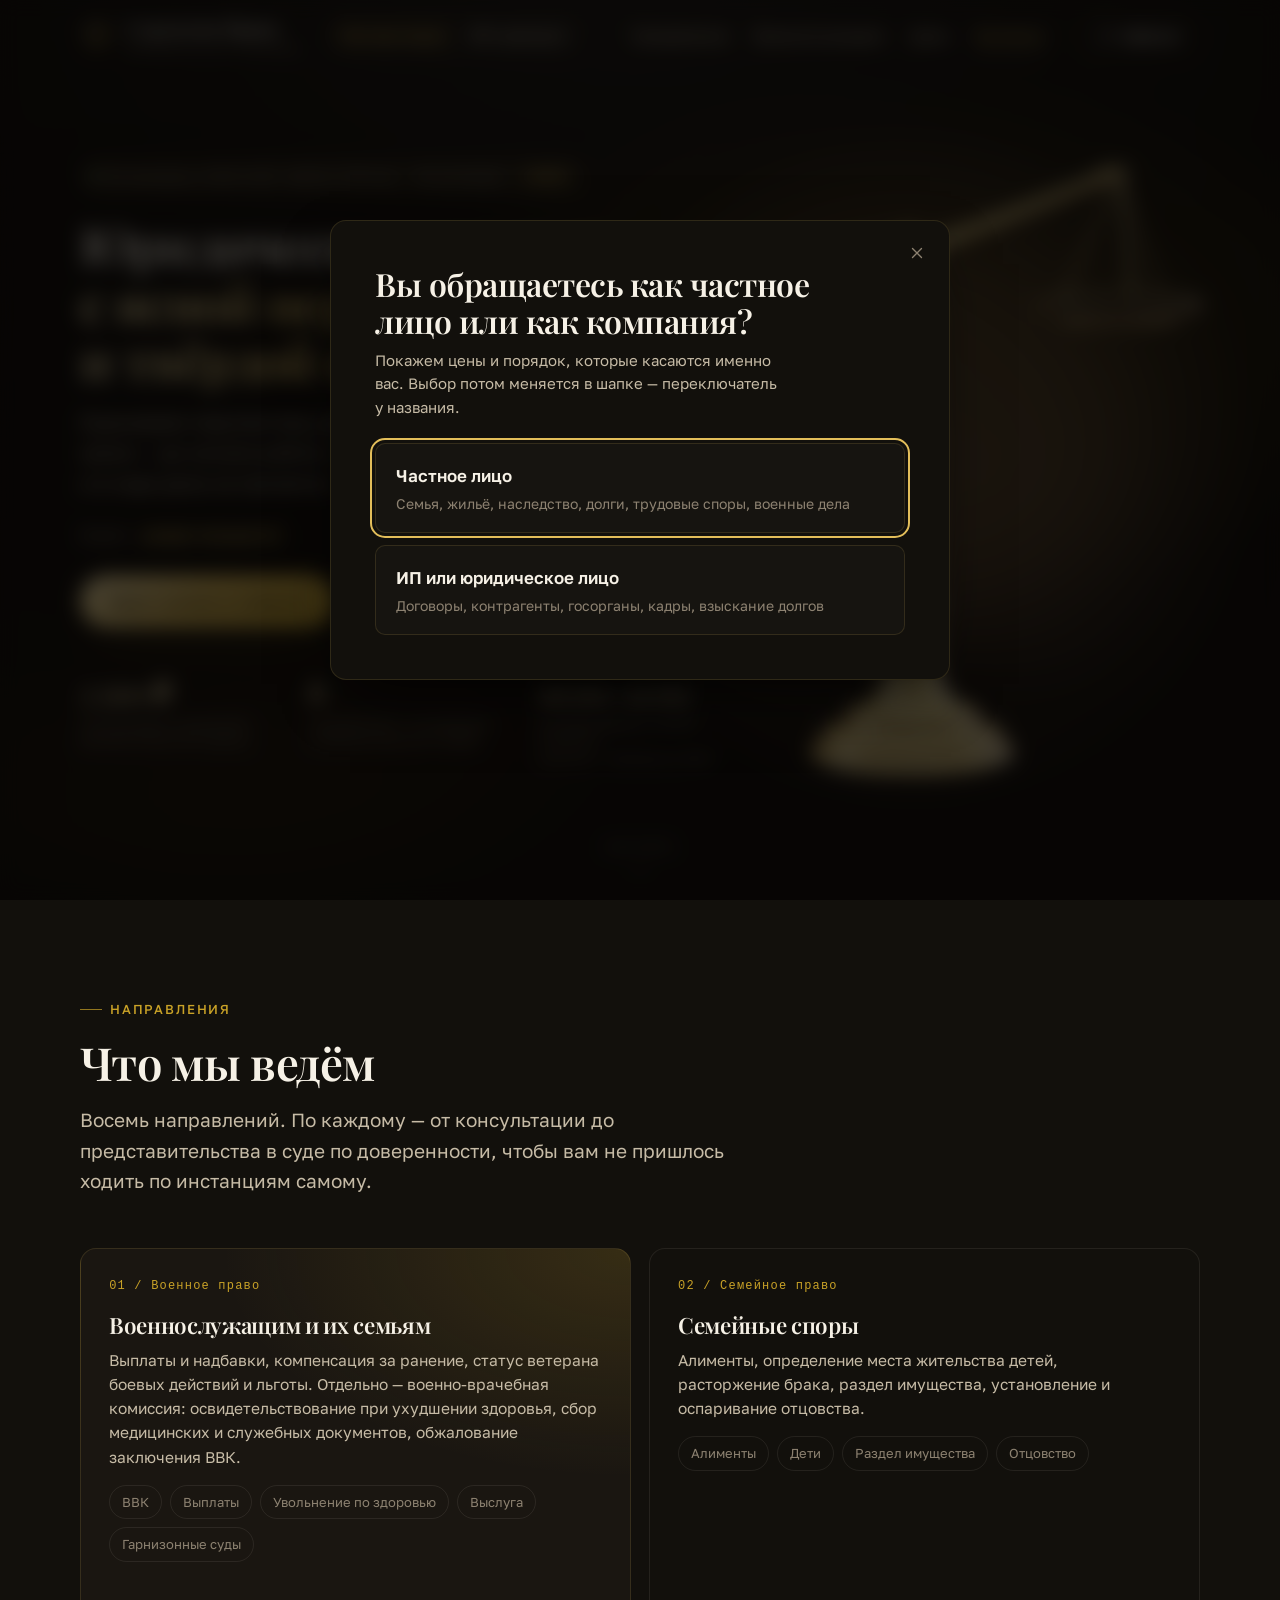
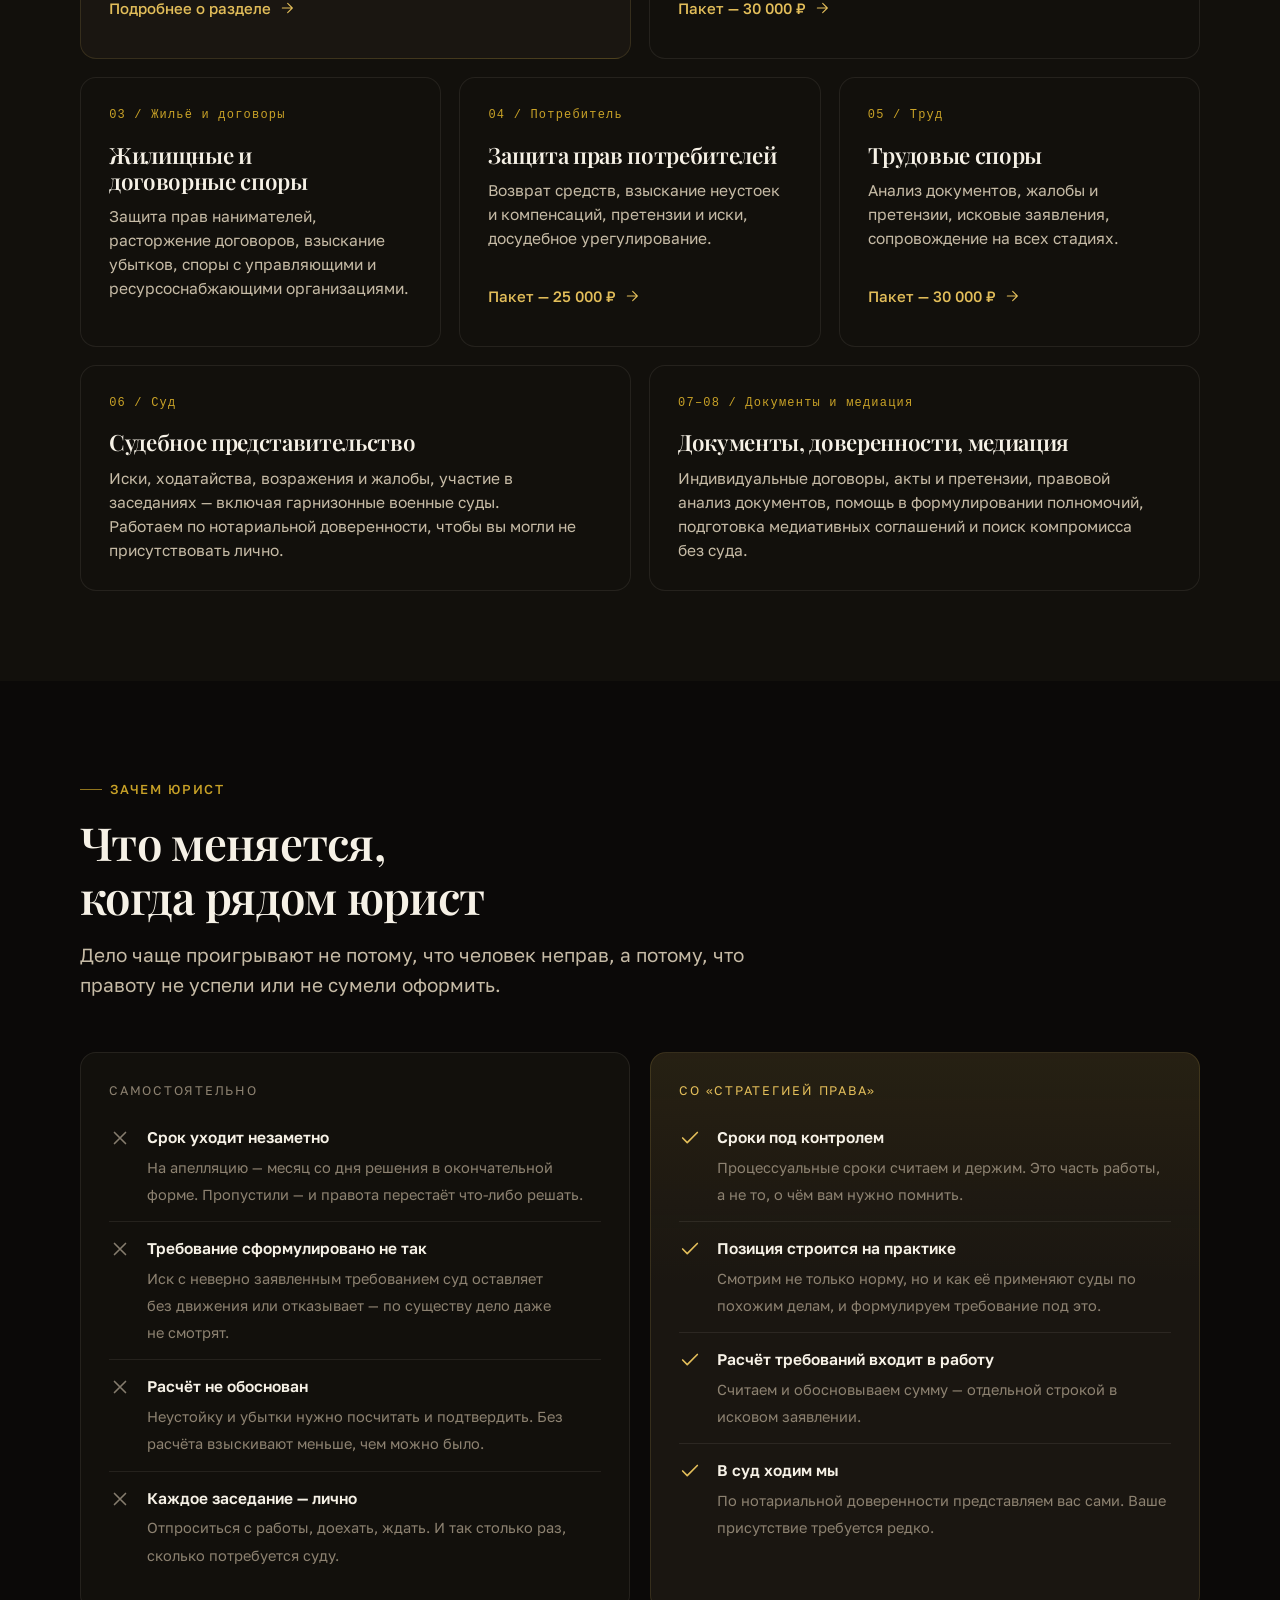
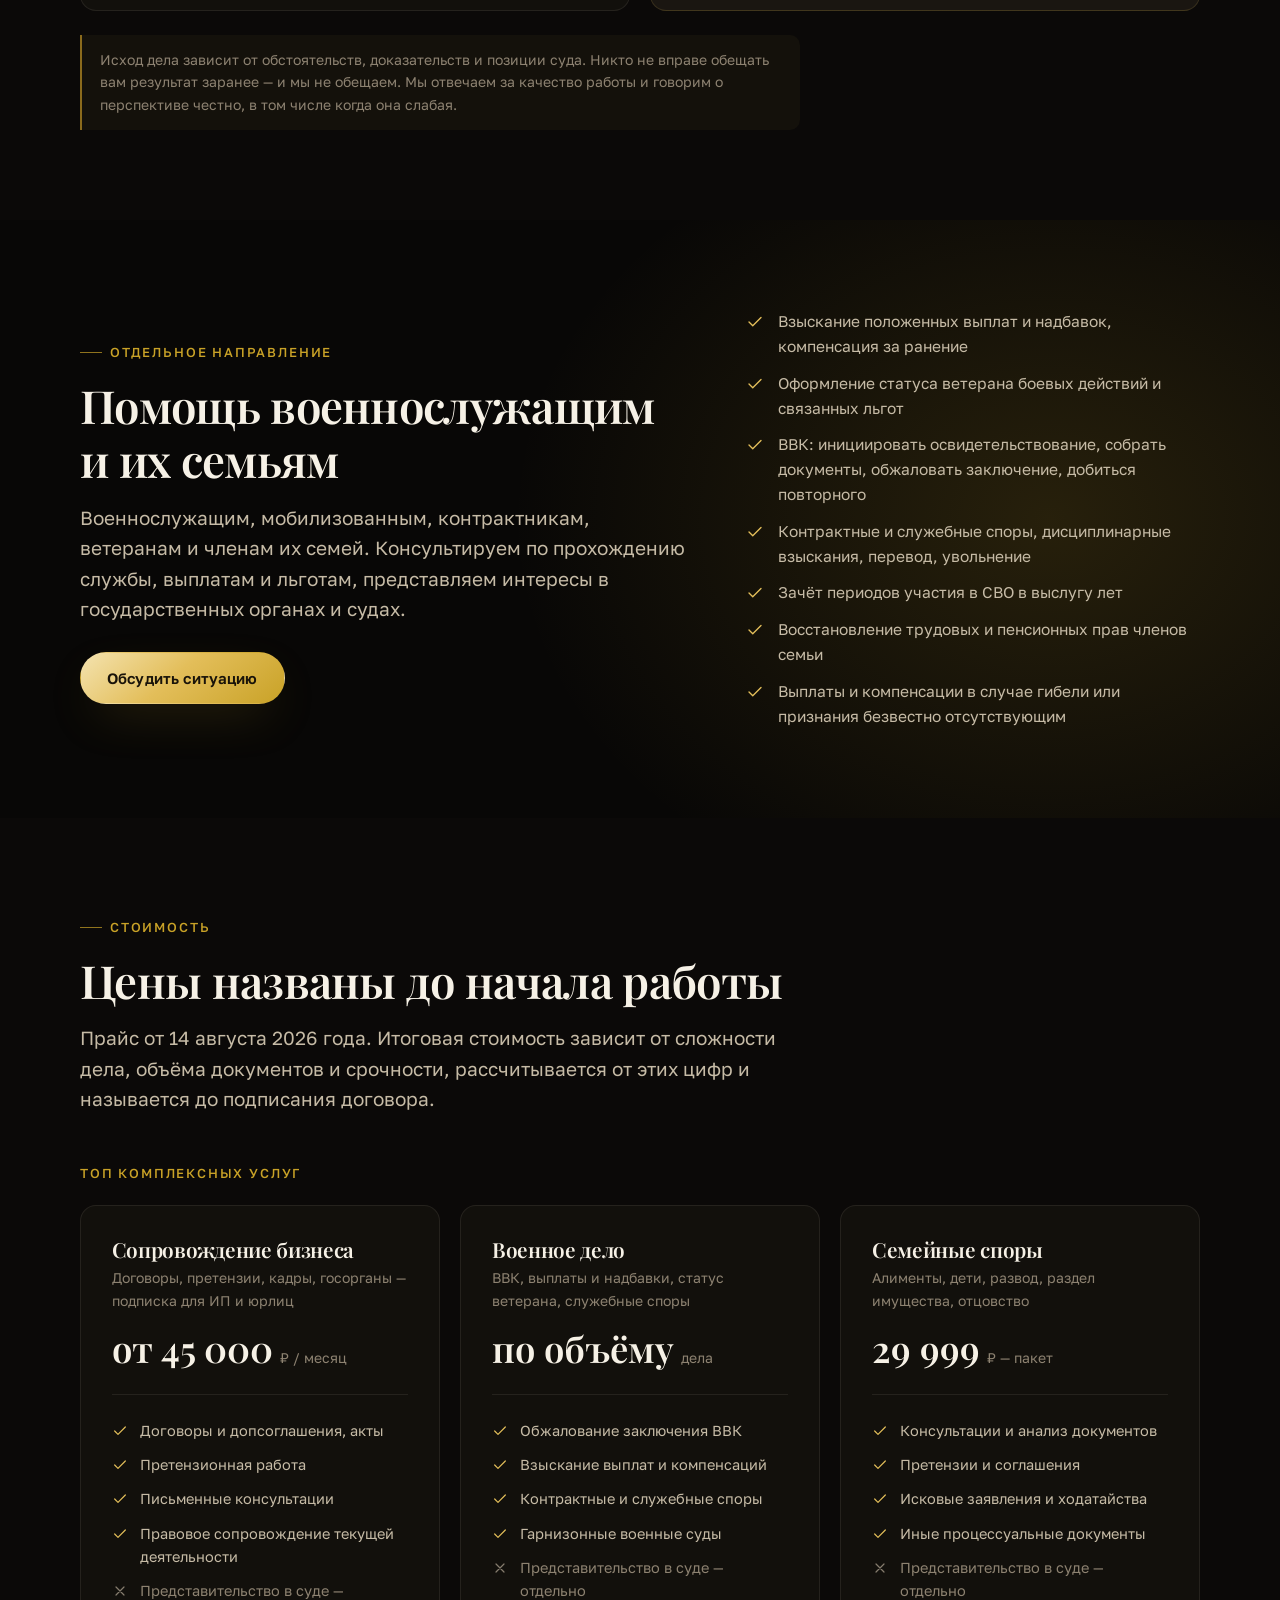
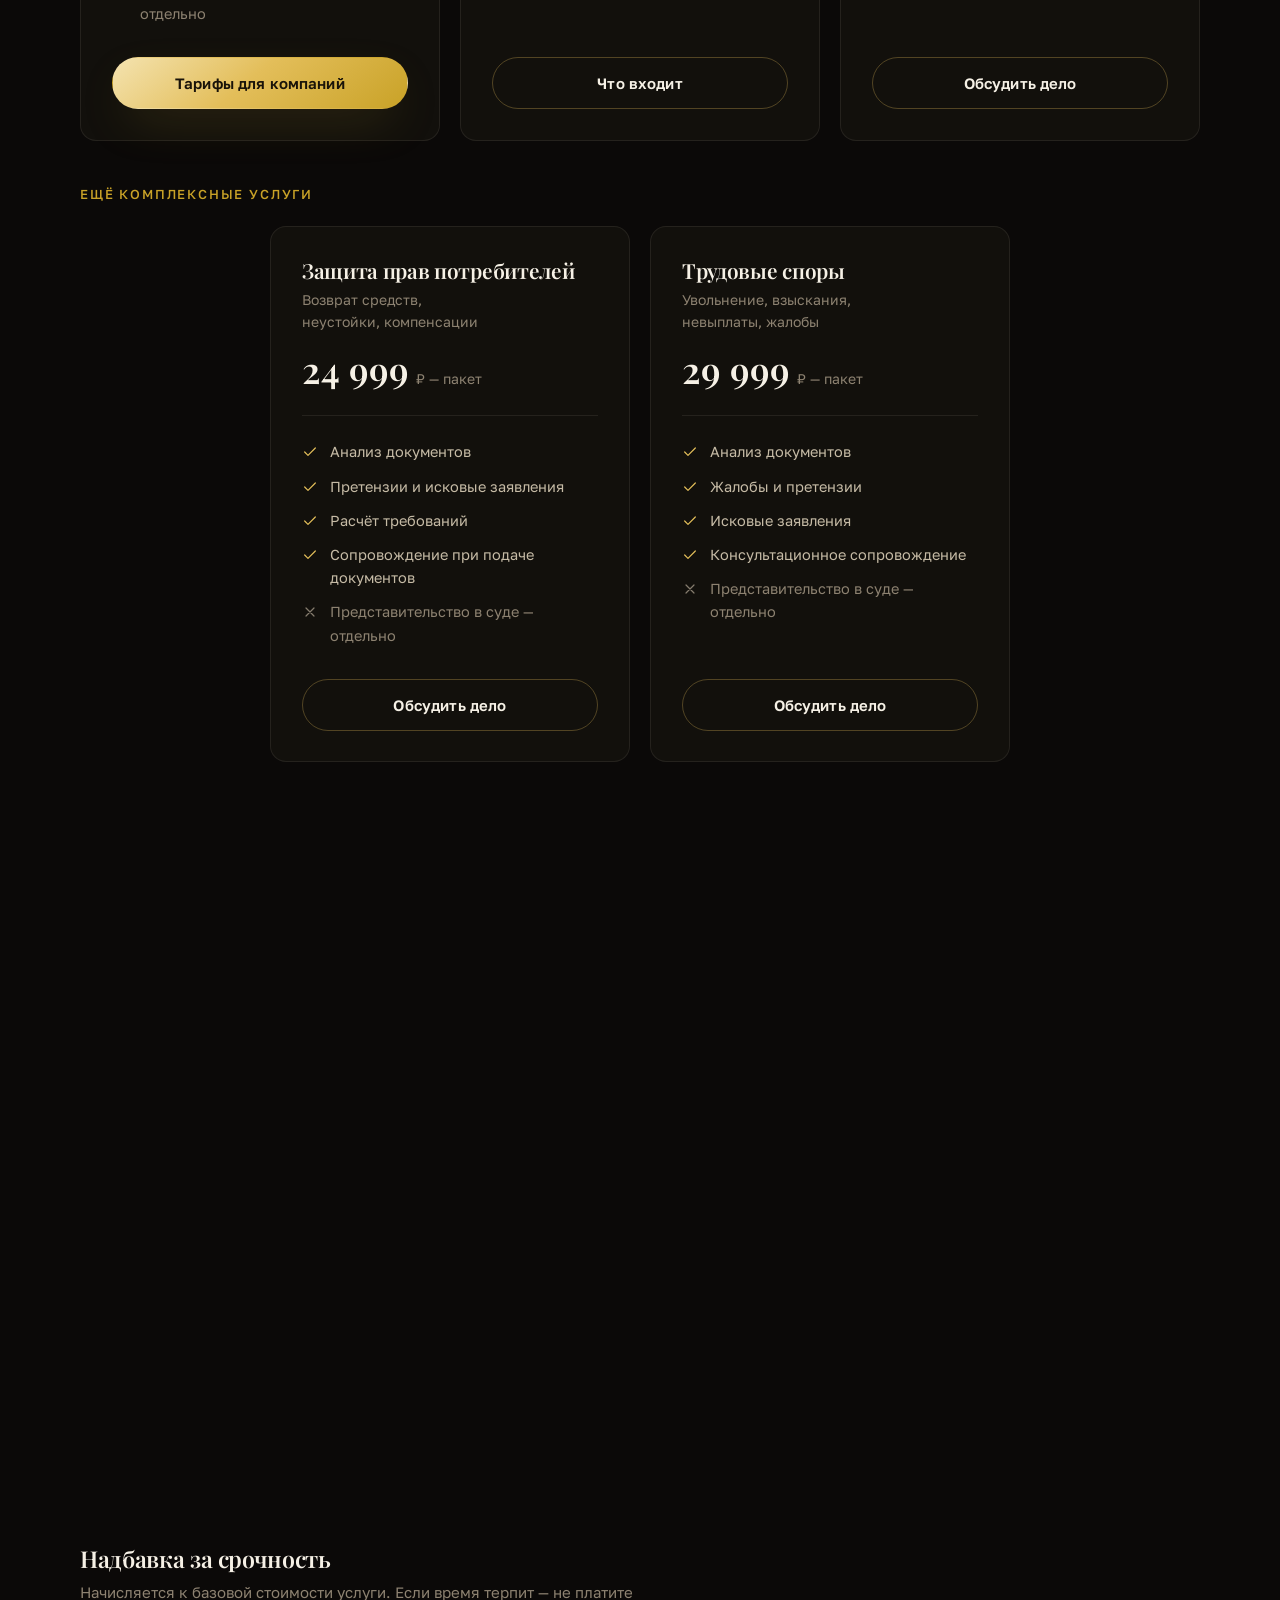
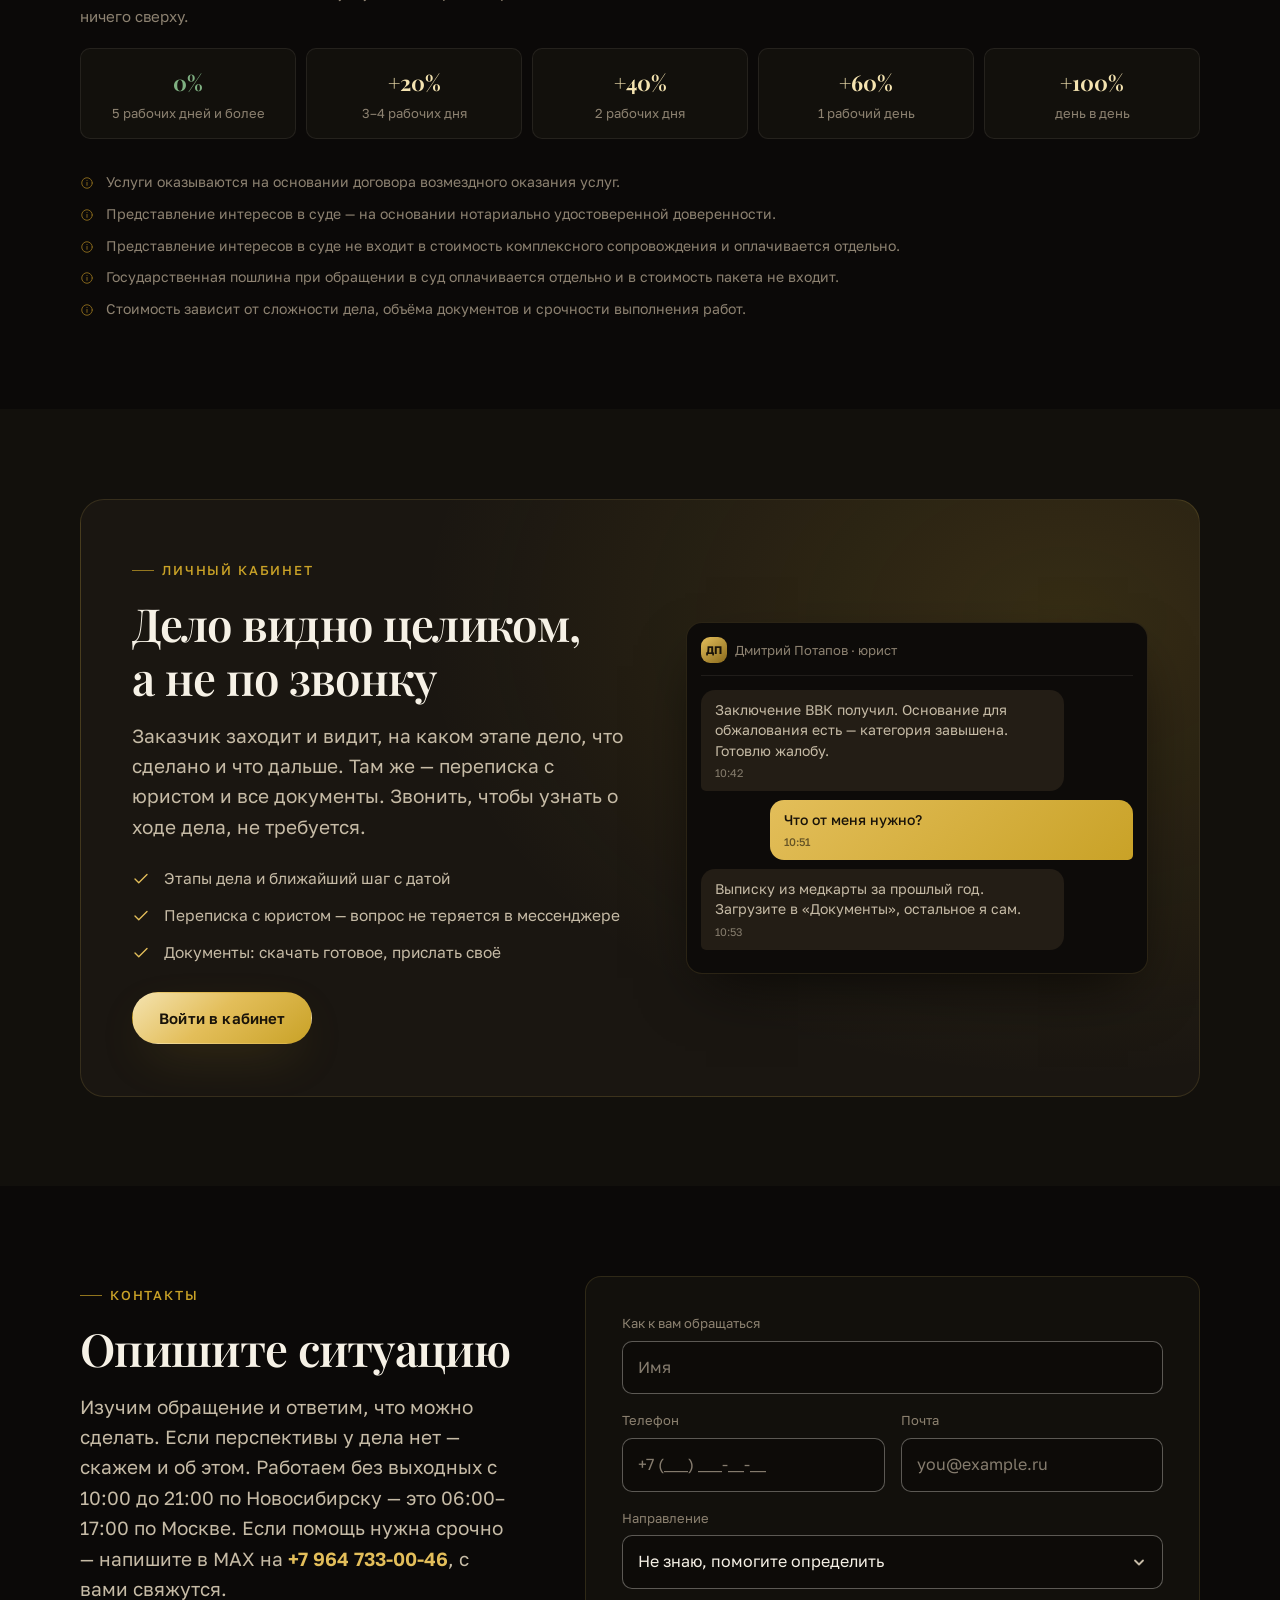
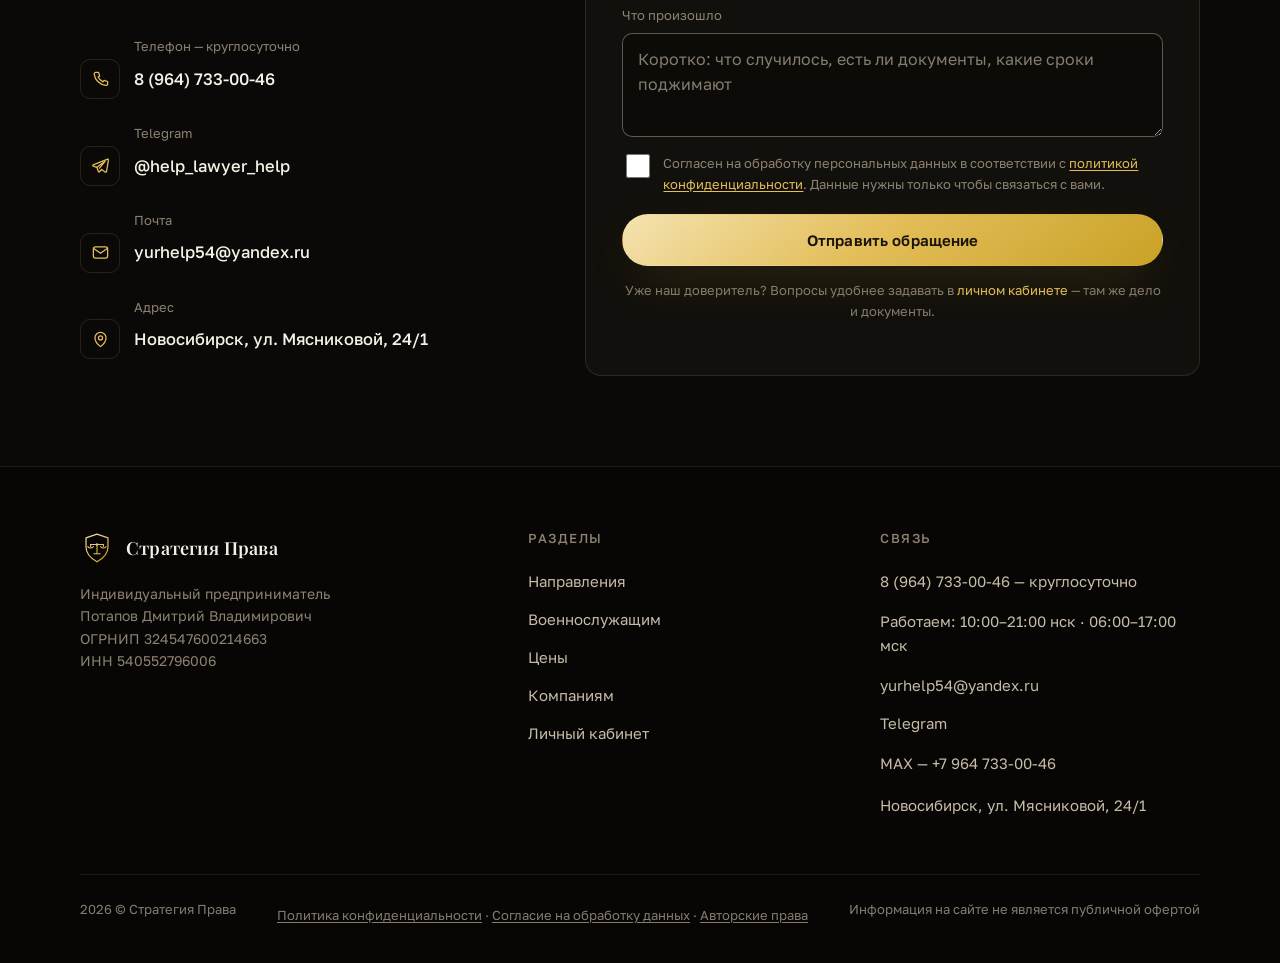
<file: index.html>
<!DOCTYPE html>
<html lang="ru">
<head>
<meta charset="utf-8">
<meta name="viewport" content="width=device-width, initial-scale=1, viewport-fit=cover">
<meta name="theme-color" content="#0b0908">
<title>Юрист в Новосибирске — «Стратегия Права»</title>
<meta name="description" content="Юридическая помощь частным лицам и бизнесу в Новосибирске: семейные, жилищные и трудовые споры, защита прав потребителей, помощь военнослужащим и их семьям. Консультация с изучением документов — 3 500 ₽. Работаем без выходных с 10:00 до 21:00 по Новосибирску — это 06:00–17:00 по Москве.">
<link rel="canonical" href="https://strategydefense.ru/">
<meta property="og:type" content="website">
<meta property="og:locale" content="ru_RU">
<meta property="og:site_name" content="Стратегия Права">
<meta property="og:title" content="Юрист в Новосибирске — «Стратегия Права»">
<meta property="og:description" content="Семейные, жилищные и трудовые споры, защита прав потребителей, помощь военнослужащим. Стоимость фиксируем до начала работы.">
<meta property="og:url" content="https://strategydefense.ru/">
<meta property="og:image" content="https://strategydefense.ru/assets/img/og.jpg">
<meta name="twitter:card" content="summary_large_image">
<link rel="icon" href="assets/img/favicon.svg?v=99" type="image/svg+xml">
<link rel="icon" type="image/png" sizes="32x32" href="assets/img/brand/favicon-32.png">
<link rel="apple-touch-icon" href="assets/img/brand/apple-touch-icon.png">
<link rel="preconnect" href="https://fonts.googleapis.com">
<link rel="preconnect" href="https://fonts.gstatic.com" crossorigin>
<link rel="stylesheet" href="https://fonts.googleapis.com/css2?family=Golos+Text:wght@400;500;600;700&family=Playfair+Display:wght@500;600;700&display=swap">
<link rel="stylesheet" href="assets/css/app.css?v=99">
<script type="application/ld+json">
{
  "@context": "https://schema.org",
  "@type": "LegalService",
  "name": "Стратегия Права",
  "description": "Юридические услуги для частных лиц и бизнеса: семейное, жилищное, трудовое и военное право, защита прав потребителей, судебное представительство.",
  "url": "https://strategydefense.ru/",
  "telephone": "+7-964-733-00-46",
  "email": "yurhelp54@yandex.ru",
  "priceRange": "1500-30000 RUB",
  "currenciesAccepted": "RUB",
  "address": {
    "@type": "PostalAddress",
    "streetAddress": "ул. Мясниковой, 24/1",
    "addressLocality": "Новосибирск",
    "addressRegion": "Новосибирская область",
    "addressCountry": "RU"
  },
  "areaServed": { "@type": "City", "name": "Новосибирск" },
  "openingHoursSpecification": {
    "@type": "OpeningHoursSpecification",
    "dayOfWeek": ["Monday","Tuesday","Wednesday","Thursday","Friday","Saturday","Sunday"],
    "opens": "10:00",
    "closes": "21:00"
  },
  "founder": { "@type": "Person", "name": "Потапов Дмитрий Владимирович" },
  "sameAs": ["https://t.me/help_lawyer_help"]
}
</script>
</head>
<body>
<a class="skip-link" href="#main">Перейти к содержанию</a>
<div class="grain" aria-hidden="true"></div>
<svg width="0" height="0" style="position:absolute" aria-hidden="true" focusable="false">
<defs>
<linearGradient id="au" gradientUnits="userSpaceOnUse" x1="17" y1="9" x2="79" y2="87">
<stop offset="0%" stop-color="#f4e3b0"/>
<stop offset="52%" stop-color="#e3be5a"/>
<stop offset="100%" stop-color="#c9a227"/>
</linearGradient>
<symbol id="i-check" viewBox="0 0 24 24" fill="none" stroke="currentColor" stroke-width="1.8" stroke-linecap="round" stroke-linejoin="round"><path d="m20 6-11 11-5-5"/></symbol>
<symbol id="i-x" viewBox="0 0 24 24" fill="none" stroke="currentColor" stroke-width="1.8" stroke-linecap="round"><path d="M18 6 6 18M6 6l12 12"/></symbol>
<symbol id="i-arrow" viewBox="0 0 24 24" fill="none" stroke="currentColor" stroke-width="1.6" stroke-linecap="round" stroke-linejoin="round"><path d="M5 12h14m-6-7 7 7-7 7"/></symbol>
<symbol id="i-phone" viewBox="0 0 24 24" fill="none" stroke="currentColor" stroke-width="1.6" stroke-linecap="round" stroke-linejoin="round"><path d="M6.5 3h3l1.5 4.5-2 1.4a13 13 0 0 0 6.1 6.1l1.4-2L21 14.5v3a2 2 0 0 1-2.2 2A16.5 16.5 0 0 1 4 5.2 2 2 0 0 1 6 3Z"/></symbol>
<symbol id="i-mail" viewBox="0 0 24 24" fill="none" stroke="currentColor" stroke-width="1.6" stroke-linecap="round" stroke-linejoin="round"><rect x="3" y="5" width="18" height="14" rx="2.5"/><path d="m3.5 7 8.5 6 8.5-6"/></symbol>
<symbol id="i-tg" viewBox="0 0 24 24" fill="none" stroke="currentColor" stroke-width="1.6" stroke-linecap="round" stroke-linejoin="round"><path d="M21 4 2.8 11.1c-.8.3-.8 1.4 0 1.7l4.6 1.5 1.8 5c.3.8 1.3.9 1.8.3l2.4-2.6 4.5 3.3c.6.4 1.5.1 1.7-.7L22 5.2c.2-.9-.6-1.6-1.4-1.2Z"/><path d="m7.4 14.3 10.4-7.6-7.2 8.6"/></symbol>
<symbol id="i-pin" viewBox="0 0 24 24" fill="none" stroke="currentColor" stroke-width="1.6" stroke-linecap="round" stroke-linejoin="round"><path d="M12 21s7-5.6 7-11a7 7 0 1 0-14 0c0 5.4 7 11 7 11Z"/><circle cx="12" cy="10" r="2.6"/></symbol>
<symbol id="i-clock" viewBox="0 0 24 24" fill="none" stroke="currentColor" stroke-width="1.6" stroke-linecap="round" stroke-linejoin="round"><circle cx="12" cy="12" r="9"/><path d="M12 7v5.2l3.2 2"/></symbol>
<symbol id="i-chev" viewBox="0 0 24 24" fill="none" stroke="currentColor" stroke-width="1.8" stroke-linecap="round" stroke-linejoin="round"><path d="m6 9 6 6 6-6"/></symbol>
<symbol id="i-dot" viewBox="0 0 24 24" fill="none" stroke="currentColor" stroke-width="1.8" stroke-linecap="round"><path d="M12 5v14M5 12h14"/></symbol>
<symbol id="i-info" viewBox="0 0 24 24" fill="none" stroke="currentColor" stroke-width="1.6" stroke-linecap="round" stroke-linejoin="round"><circle cx="12" cy="12" r="9"/><path d="M12 11v5m0-8.2v.2"/></symbol>
<symbol id="i-lock" viewBox="0 0 24 24" fill="none" stroke="currentColor" stroke-width="1.6" stroke-linecap="round" stroke-linejoin="round"><rect x="4" y="10" width="16" height="10" rx="2.5"/><path d="M8 10V7.5a4 4 0 0 1 8 0V10"/></symbol>
</defs>
</svg>
<header class="header" id="header">
<div class="container header__inner">
<a class="brand" href="index.html" aria-label="Стратегия Права — на главную">
<svg class="brand__mark" viewBox="0 0 96 96" fill="none" aria-hidden="true"><path d="M48 9 79 19.5V45c0 18-12.5 31.5-31 42C29.5 76.5 17 63 17 45V19.5Z" stroke="url(#au)" stroke-width="3.4" stroke-linejoin="round" stroke-linecap="round"/><g stroke="url(#au)" stroke-width="3" stroke-linecap="round" stroke-linejoin="round"><path d="M30 38h36"/><path d="M48 38v26"/><path d="M39 64h18"/><path d="M30 38v6M66 38v6"/><path d="M22 44q8 8.5 16 0M58 44q8 8.5 16 0"/></g><circle cx="48" cy="38" r="3.4" fill="url(#au)"/></svg>
<span class="brand__text">
<span class="brand__name">Стратегия Права</span>
<span class="brand__sub">Юридическая помощь</span>
</span>
</a>
<div class="audience" role="group" aria-label="Кому оказываем услуги">
<a class="audience__opt" href="index.html" aria-current="page" data-audience="person">Частным лицам</a>
<a class="audience__opt" href="business.html" data-audience="company">ИП и юрлицам</a>
</div>
<nav class="nav" aria-label="Основная навигация">
<a class="nav__link" href="#services">Направления</a>
<a class="nav__link" href="#military">Военнослужащим</a>
<a class="nav__link" href="#prices">Цены</a>
<a class="nav__link" href="#contacts">Контакты</a>
</nav>
<div class="header__actions">
<a class="header__phone" href="tel:+79647330046">8 (964) 733-00-46</a>
<a class="btn btn--ghost btn--sm" href="lk/index.html">
<svg width="15" height="15" aria-hidden="true"><use href="#i-lock"/></svg>
<span class="btn__label">Кабинет</span>
</a>
<button class="burger" id="burger" aria-label="Меню" aria-expanded="false" aria-controls="mobile-menu"><span></span></button>
</div>
</div>
</header>
<div class="mobile-menu" id="mobile-menu" hidden>
<div class="audience audience--menu" role="group" aria-label="Кому оказываем услуги">
<a class="audience__opt" href="index.html" aria-current="page" data-audience="person">Частным лицам</a>
<a class="audience__opt" href="business.html" data-audience="company">ИП и юрлицам</a>
</div>
<a href="#services">Направления</a>
<a href="#military">Военнослужащим</a>
<a href="#prices">Цены</a>
<a href="#contacts">Контакты</a>
<a href="lk/index.html">Личный кабинет</a>
<a class="btn btn--primary" href="tel:+79647330046">Позвонить 8 (964) 733-00-46</a>
</div>
<main id="main">
<section class="hero">
<div class="hero__glow" aria-hidden="true"></div>
<div class="container hero__inner">
<div class="hero__copy">
<p class="hero__badge">
<span class="hero__dot" aria-hidden="true"></span>
        Без выходных, 10:00–21:00 <span class="nowrap">(06:00–17:00&nbsp;мск)&nbsp;·</span> Консультация&nbsp;— <b>3 500 ₽</b>
</p>
<h1 class="hero__title">
<span>Юридическая помощь</span>
<span class="gilt">с ясной перспективой и твёрдой ценой</span>
</h1>
<p class="hero__lead">
        Оцениваем перспективу дела, называем стоимость и сроки — до начала
        работы. Цена закрепляется в договоре и в ходе дела не меняется.
      </p>
<p class="hero__ticker">
<span>Ведём:</span>
<span class="hero__ticker-word" id="ticker">алименты</span>
</p>
<div class="hero__cta">
<a class="btn btn--primary" href="lk/index.html">Задать вопрос в кабинете</a>
<a class="btn btn--ghost" href="#prices">Посмотреть цены</a>
</div>
<dl class="hero__trust">
<div><dt>3 500 ₽</dt><dd>консультация с изучением<br>документов до 30 страниц</dd></div>
<div><dt>8</dt><dd>направлений — от семейных<br>споров до военного права</dd></div>
<div><dt>10:00–21:00</dt><dd>по Новосибирску, 06:00–17:00&nbsp;мск;<br>срочное — напишите в MAX</dd></div>
</dl>
</div>
<div class="hero__stage" id="stage">
<canvas id="scales"></canvas>
</div>
</div>
<div class="hero__scroll" aria-hidden="true">
<span>Листайте</span>
<svg width="16" height="16"><use href="#i-chev"/></svg>
</div>
</section>
<section class="section section--raised" id="services">
<div class="container">
<div class="section__head reveal">
<p class="eyebrow">Направления</p>
<h2 class="section__title">Что мы ведём</h2>
<p class="section__lead">
        Восемь направлений. По каждому — от консультации до представительства
        в суде по доверенности, чтобы вам не пришлось ходить по инстанциям самому.
      </p>
</div>
<div class="bento">
<article class="tile tile--span3 tile--feature reveal">
<p class="tile__num">01 / Военное право</p>
<h3 class="tile__title">Военнослужащим и их семьям</h3>
<p class="tile__text">
          Выплаты и надбавки, компенсация за ранение, статус ветерана боевых
          действий и льготы. Отдельно — военно-врачебная комиссия: освидетельствование
          при ухудшении здоровья, сбор медицинских и служебных документов, обжалование
          заключения ВВК.
        </p>
<div class="chips">
<span class="chip">ВВК</span><span class="chip">Выплаты</span>
<span class="chip">Увольнение по здоровью</span><span class="chip">Выслуга</span>
<span class="chip">Гарнизонные суды</span>
</div>
<p class="tile__foot"><a class="link-arrow" href="#military">Подробнее о разделе <svg width="16" height="16"><use href="#i-arrow"/></svg></a></p>
</article>
<article class="tile tile--span3 reveal" style="--reveal-delay:60ms">
<p class="tile__num">02 / Семейное право</p>
<h3 class="tile__title">Семейные споры</h3>
<p class="tile__text">
          Алименты, определение места жительства детей, расторжение брака,
          раздел имущества, установление и оспаривание отцовства.
        </p>
<div class="chips">
<span class="chip">Алименты</span><span class="chip">Дети</span>
<span class="chip">Раздел имущества</span><span class="chip">Отцовство</span>
</div>
<p class="tile__foot"><a class="link-arrow" href="#prices">Пакет — 30 000 ₽ <svg width="16" height="16"><use href="#i-arrow"/></svg></a></p>
</article>
<article class="tile tile--span2 reveal">
<p class="tile__num">03 / Жильё и договоры</p>
<h3 class="tile__title">Жилищные и договорные споры</h3>
<p class="tile__text">
          Защита прав нанимателей, расторжение договоров, взыскание убытков,
          споры с управляющими и ресурсоснабжающими организациями.
        </p>
</article>
<article class="tile tile--span2 reveal" style="--reveal-delay:60ms">
<p class="tile__num">04 / Потребитель</p>
<h3 class="tile__title">Защита прав потребителей</h3>
<p class="tile__text">
          Возврат средств, взыскание неустоек и компенсаций, претензии и иски,
          досудебное урегулирование.
        </p>
<p class="tile__foot"><a class="link-arrow" href="#prices">Пакет — 25 000 ₽ <svg width="16" height="16"><use href="#i-arrow"/></svg></a></p>
</article>
<article class="tile tile--span2 reveal" style="--reveal-delay:120ms">
<p class="tile__num">05 / Труд</p>
<h3 class="tile__title">Трудовые споры</h3>
<p class="tile__text">
          Анализ документов, жалобы и претензии, исковые заявления,
          сопровождение на всех стадиях.
        </p>
<p class="tile__foot"><a class="link-arrow" href="#prices">Пакет — 30 000 ₽ <svg width="16" height="16"><use href="#i-arrow"/></svg></a></p>
</article>
<article class="tile tile--span3 reveal">
<p class="tile__num">06 / Суд</p>
<h3 class="tile__title">Судебное представительство</h3>
<p class="tile__text">
          Иски, ходатайства, возражения и жалобы, участие в заседаниях —
          включая гарнизонные военные суды. Работаем по нотариальной доверенности,
          чтобы вы могли не присутствовать лично.
        </p>
</article>
<article class="tile tile--span3 reveal" style="--reveal-delay:60ms">
<p class="tile__num">07–08 / Документы и медиация</p>
<h3 class="tile__title">Документы, доверенности, медиация</h3>
<p class="tile__text">
          Индивидуальные договоры, акты и претензии, правовой анализ документов,
          помощь в формулировании полномочий, подготовка медиативных соглашений
          и поиск компромисса без суда.
        </p>
</article>
</div>
</div>
</section>
<section class="section">
<div class="container">
<div class="section__head reveal">
<p class="eyebrow">Зачем юрист</p>
<h2 class="section__title">Что меняется, когда рядом юрист</h2>
<p class="section__lead">
        Дело чаще проигрывают не потому, что человек неправ, а потому, что
        правоту не успели или не сумели оформить.
      </p>
</div>
<div class="compare reveal">
<div class="compare__col">
<p class="compare__label">Самостоятельно</p>
<div class="compare__row">
<svg class="compare__icon" style="color:var(--faint)"><use href="#i-x"/></svg>
<p><b>Срок уходит незаметно</b><span>На апелляцию — месяц со дня решения в окончательной форме. Пропустили — и правота перестаёт что-либо решать.</span></p>
</div>
<div class="compare__row">
<svg class="compare__icon" style="color:var(--faint)"><use href="#i-x"/></svg>
<p><b>Требование сформулировано не так</b><span>Иск с неверно заявленным требованием суд оставляет без движения или отказывает — по существу дело даже не смотрят.</span></p>
</div>
<div class="compare__row">
<svg class="compare__icon" style="color:var(--faint)"><use href="#i-x"/></svg>
<p><b>Расчёт не обоснован</b><span>Неустойку и убытки нужно посчитать и подтвердить. Без расчёта взыскивают меньше, чем можно было.</span></p>
</div>
<div class="compare__row">
<svg class="compare__icon" style="color:var(--faint)"><use href="#i-x"/></svg>
<p><b>Каждое заседание — лично</b><span>Отпроситься с работы, доехать, ждать. И так столько раз, сколько потребуется суду.</span></p>
</div>
</div>
<div class="compare__col compare__col--good">
<p class="compare__label">Со «Стратегией Права»</p>
<div class="compare__row">
<svg class="compare__icon" style="color:var(--gold)"><use href="#i-check"/></svg>
<p><b>Сроки под контролем</b><span>Процессуальные сроки считаем и держим. Это часть работы, а не то, о чём вам нужно помнить.</span></p>
</div>
<div class="compare__row">
<svg class="compare__icon" style="color:var(--gold)"><use href="#i-check"/></svg>
<p><b>Позиция строится на практике</b><span>Смотрим не только норму, но и как её применяют суды по похожим делам, и формулируем требование под это.</span></p>
</div>
<div class="compare__row">
<svg class="compare__icon" style="color:var(--gold)"><use href="#i-check"/></svg>
<p><b>Расчёт требований входит в работу</b><span>Считаем и обосновываем сумму — отдельной строкой в исковом заявлении.</span></p>
</div>
<div class="compare__row">
<svg class="compare__icon" style="color:var(--gold)"><use href="#i-check"/></svg>
<p><b>В суд ходим мы</b><span>По нотариальной доверенности представляем вас сами. Ваше присутствие требуется редко.</span></p>
</div>
</div>
</div>
<p class="note reveal" style="max-width:80ch">
      Исход дела зависит от обстоятельств, доказательств и позиции суда. Никто
      не вправе обещать вам результат заранее — и мы не обещаем. Мы отвечаем
      за качество работы и говорим о перспективе честно, в том числе когда
      она слабая.
    </p>
</div>
</section>
<section class="section band" id="military">
<div class="band__glow" aria-hidden="true"></div>
<div class="container band__inner">
<div class="reveal">
<p class="eyebrow">Отдельное направление</p>
<h2 class="section__title">Помощь военнослужащим и их семьям</h2>
<p class="section__lead" style="margin-bottom:28px">
        Военнослужащим, мобилизованным, контрактникам, ветеранам и членам их
        семей. Консультируем по прохождению службы, выплатам и льготам,
        представляем интересы в государственных органах и судах.
      </p>
<p><a class="btn btn--primary" href="#contacts">Обсудить ситуацию</a></p>
</div>
<ul class="band__list reveal" style="--reveal-delay:100ms">
<li><svg><use href="#i-check"/></svg><span>Взыскание положенных выплат и надбавок, компенсация за ранение</span></li>
<li><svg><use href="#i-check"/></svg><span>Оформление статуса ветерана боевых действий и связанных льгот</span></li>
<li><svg><use href="#i-check"/></svg><span>ВВК: инициировать освидетельствование, собрать документы, обжаловать заключение, добиться повторного</span></li>
<li><svg><use href="#i-check"/></svg><span>Контрактные и служебные споры, дисциплинарные взыскания, перевод, увольнение</span></li>
<li><svg><use href="#i-check"/></svg><span>Зачёт периодов участия в СВО в выслугу лет</span></li>
<li><svg><use href="#i-check"/></svg><span>Восстановление трудовых и пенсионных прав членов семьи</span></li>
<li><svg><use href="#i-check"/></svg><span>Выплаты и компенсации в случае гибели или признания безвестно отсутствующим</span></li>
</ul>
</div>
</section>
<section class="section" id="prices">
<div class="container">
<div class="section__head section__head--wide reveal">
<p class="eyebrow">Стоимость</p>
<h2 class="section__title">Цены названы до начала работы</h2>
<p class="section__lead">
        Прайс от 14 августа 2026 года. Итоговая стоимость зависит от сложности
        дела, объёма документов и срочности, рассчитывается от этих цифр
        и называется до подписания договора.
      </p>
</div>
<h3 class="plans__head reveal">ТОП комплексных услуг</h3>
<div class="plans reveal">
<article class="plan">
<h3 class="plan__name">Сопровождение бизнеса</h3>
<p class="plan__for">Договоры, претензии, кадры, госорганы — подписка для ИП и юрлиц</p>
<p class="plan__price"><b>от 45 000</b><span>₽ / месяц</span></p>
<ul class="plan__list">
<li class="yes"><svg><use href="#i-check"/></svg><span>Договоры и допсоглашения, акты</span></li>
<li class="yes"><svg><use href="#i-check"/></svg><span>Претензионная работа</span></li>
<li class="yes"><svg><use href="#i-check"/></svg><span>Письменные консультации</span></li>
<li class="yes"><svg><use href="#i-check"/></svg><span>Правовое сопровождение текущей деятельности</span></li>
<li class="no"><svg><use href="#i-x"/></svg><span>Представительство в суде — отдельно</span></li>
</ul>
<a class="btn btn--primary btn--block" href="business.html">Тарифы для компаний</a>
</article>
<article class="plan">
<h3 class="plan__name">Военное дело</h3>
<p class="plan__for">ВВК, выплаты и надбавки, статус ветерана, служебные споры</p>
<p class="plan__price"><b>по объёму</b><span>дела</span></p>
<ul class="plan__list">
<li class="yes"><svg><use href="#i-check"/></svg><span>Обжалование заключения ВВК</span></li>
<li class="yes"><svg><use href="#i-check"/></svg><span>Взыскание выплат и компенсаций</span></li>
<li class="yes"><svg><use href="#i-check"/></svg><span>Контрактные и служебные споры</span></li>
<li class="yes"><svg><use href="#i-check"/></svg><span>Гарнизонные военные суды</span></li>
<li class="no"><svg><use href="#i-x"/></svg><span>Представительство в суде — отдельно</span></li>
</ul>
<a class="btn btn--ghost btn--block" href="#military">Что входит</a>
</article>
<article class="plan">
<h3 class="plan__name">Семейные споры</h3>
<p class="plan__for">Алименты, дети, развод, раздел имущества, отцовство</p>
<p class="plan__price"><b>29 999</b><span>₽ — пакет</span></p>
<ul class="plan__list">
<li class="yes"><svg><use href="#i-check"/></svg><span>Консультации и анализ документов</span></li>
<li class="yes"><svg><use href="#i-check"/></svg><span>Претензии и соглашения</span></li>
<li class="yes"><svg><use href="#i-check"/></svg><span>Исковые заявления и ходатайства</span></li>
<li class="yes"><svg><use href="#i-check"/></svg><span>Иные процессуальные документы</span></li>
<li class="no"><svg><use href="#i-x"/></svg><span>Представительство в суде — отдельно</span></li>
</ul>
<a class="btn btn--ghost btn--block" href="#contacts">Обсудить дело</a>
</article>
</div>
<h3 class="plans__head reveal">Ещё комплексные услуги</h3>
<div class="plans plans--rest reveal">
<article class="plan">
<h3 class="plan__name">Защита прав потребителей</h3>
<p class="plan__for">Возврат средств, неустойки, компенсации</p>
<p class="plan__price"><b>24 999</b><span>₽ — пакет</span></p>
<ul class="plan__list">
<li class="yes"><svg><use href="#i-check"/></svg><span>Анализ документов</span></li>
<li class="yes"><svg><use href="#i-check"/></svg><span>Претензии и исковые заявления</span></li>
<li class="yes"><svg><use href="#i-check"/></svg><span>Расчёт требований</span></li>
<li class="yes"><svg><use href="#i-check"/></svg><span>Сопровождение при подаче документов</span></li>
<li class="no"><svg><use href="#i-x"/></svg><span>Представительство в суде — отдельно</span></li>
</ul>
<a class="btn btn--ghost btn--block" href="#contacts">Обсудить дело</a>
</article>
<article class="plan">
<h3 class="plan__name">Трудовые споры</h3>
<p class="plan__for">Увольнение, взыскания, невыплаты, жалобы</p>
<p class="plan__price"><b>29 999</b><span>₽ — пакет</span></p>
<ul class="plan__list">
<li class="yes"><svg><use href="#i-check"/></svg><span>Анализ документов</span></li>
<li class="yes"><svg><use href="#i-check"/></svg><span>Жалобы и претензии</span></li>
<li class="yes"><svg><use href="#i-check"/></svg><span>Исковые заявления</span></li>
<li class="yes"><svg><use href="#i-check"/></svg><span>Консультационное сопровождение</span></li>
<li class="no"><svg><use href="#i-x"/></svg><span>Представительство в суде — отдельно</span></li>
</ul>
<a class="btn btn--ghost btn--block" href="#contacts">Обсудить дело</a>
</article>
</div>
<div class="pricebook reveal" style="margin-top:clamp(28px,3.6vw,48px)">
<details class="pricegroup" open>
<summary>
          Консультации и правовой анализ
          <span class="pricegroup__count">3 услуги</span>
<svg class="pricegroup__chev"><use href="#i-chev"/></svg>
</summary>
<table class="ptable">
<thead><tr><th>Услуга</th><th>Объём работ</th><th style="text-align:right">Стоимость</th></tr></thead>
<tbody>
<tr><td class="p-name">Консультация с изучением документов</td><td class="p-scope">Изучение документов до 30 страниц, анализ ситуации, устная консультация, рекомендации по защите прав и дальнейшим действиям</td><td class="p-cost">3 500 ₽</td></tr>
<tr><td class="p-name">Юридическое заключение</td><td class="p-scope">Подробный анализ ситуации, законодательства и судебной практики, письменное заключение с выводами и рекомендациями</td><td class="p-cost">5 000 ₽</td></tr>
<tr><td class="p-name">Правовой анализ документов</td><td class="p-scope">Проверка договоров, соглашений, заявлений и иных документов на правовые риски, противоречия и неблагоприятные условия</td><td class="p-cost">от 5 000 ₽</td></tr>
</tbody>
</table>
</details>
<details class="pricegroup">
<summary>
          Досудебное урегулирование споров
          <span class="pricegroup__count">5 услуг</span>
<svg class="pricegroup__chev"><use href="#i-chev"/></svg>
</summary>
<table class="ptable">
<thead><tr><th>Услуга</th><th>Объём работ</th><th style="text-align:right">Стоимость</th></tr></thead>
<tbody>
<tr><td class="p-name">Претензия физическому лицу</td><td class="p-scope">Претензионное письмо с изложением требований заказчика</td><td class="p-cost">от 1 500 ₽</td></tr>
<tr><td class="p-name">Претензия юридическому лицу</td><td class="p-scope">Анализ ситуации, мотивированная претензия со ссылками на нормы законодательства и договорные обязательства</td><td class="p-cost">от 3 000 ₽</td></tr>
<tr><td class="p-name">Ответ на претензию</td><td class="p-scope">Анализ предъявленных требований, формирование правовой позиции, письменный ответ</td><td class="p-cost">от 3 000 ₽</td></tr>
<tr><td class="p-name">Досудебное соглашение</td><td class="p-scope">Разработка соглашения об урегулировании спора без обращения в суд</td><td class="p-cost">от 5 000 ₽</td></tr>
<tr><td class="p-name">Представительство при урегулировании спора</td><td class="p-scope">Переговоры, деловая переписка, телефонные переговоры, участие во встречах, выработка условий урегулирования</td><td class="p-cost">от 3 000 ₽</td></tr>
</tbody>
</table>
</details>
<details class="pricegroup">
<summary>
          Составление документов
          <span class="pricegroup__count">7 услуг</span>
<svg class="pricegroup__chev"><use href="#i-chev"/></svg>
</summary>
<table class="ptable">
<thead><tr><th>Услуга</th><th>Объём работ</th><th style="text-align:right">Стоимость</th></tr></thead>
<tbody>
<tr><td class="p-name">Исковое заявление</td><td class="p-scope">Подготовка иска, формирование правовой позиции, перечень приложений и расчёты</td><td class="p-cost">от 7 000 ₽</td></tr>
<tr><td class="p-name">Административное исковое заявление</td><td class="p-scope">Подготовка административного иска и необходимых приложений</td><td class="p-cost">от 8 500 ₽</td></tr>
<tr><td class="p-name">Ходатайство</td><td class="p-scope">Процессуальный документ по конкретному вопросу в рамках разбирательства</td><td class="p-cost">от 2 000 ₽</td></tr>
<tr><td class="p-name">Договор</td><td class="p-scope">Разработка договора с учётом интересов заказчика и действующего законодательства</td><td class="p-cost">5 000–7 000 ₽</td></tr>
<tr><td class="p-name">Проверка договора</td><td class="p-scope">Анализ на правовые риски и неблагоприятные условия, рекомендации</td><td class="p-cost">от 3 500 ₽</td></tr>
<tr><td class="p-name">Доверенность (проект)</td><td class="p-scope">Проект для последующего нотариального удостоверения или подписания</td><td class="p-cost">1 500 ₽</td></tr>
<tr><td class="p-name">Правки в готовый документ</td><td class="p-scope">Корректировка содержания, дополнение новыми условиями и положениями</td><td class="p-cost">1 000 ₽</td></tr>
</tbody>
</table>
</details>
<details class="pricegroup">
<summary>
          Судебная работа
          <span class="pricegroup__count">8 услуг</span>
<svg class="pricegroup__chev"><use href="#i-chev"/></svg>
</summary>
<table class="ptable">
<thead><tr><th>Услуга</th><th>Объём работ</th><th style="text-align:right">Стоимость</th></tr></thead>
<tbody>
<tr><td class="p-name">Возражения на иск</td><td class="p-scope">Анализ исковых требований, формирование правовой позиции, подготовка возражений</td><td class="p-cost">от 7 000 ₽</td></tr>
<tr><td class="p-name">Отзыв на иск</td><td class="p-scope">Анализ материалов дела, мотивированный отзыв на исковое заявление</td><td class="p-cost">от 7 000 ₽</td></tr>
<tr><td class="p-name">Письменные пояснения в суд</td><td class="p-scope">Письменная позиция по обстоятельствам дела и представленным доказательствам</td><td class="p-cost">от 3 000 ₽</td></tr>
<tr><td class="p-name">Мировое соглашение</td><td class="p-scope">Разработка условий урегулирования спора и подготовка текста соглашения</td><td class="p-cost">от 7 000 ₽</td></tr>
<tr><td class="p-name">Апелляционная жалоба</td><td class="p-scope">Анализ решения суда первой инстанции, формирование позиции, подготовка жалобы</td><td class="p-cost">от 10 000 ₽</td></tr>
<tr><td class="p-name">Кассационная жалоба</td><td class="p-scope">Анализ судебных актов и подготовка кассационной жалобы</td><td class="p-cost">от 10 000 ₽</td></tr>
<tr><td class="p-name">Представительство в госорганах</td><td class="p-scope">Подготовка обращений, участие в рассмотрении вопросов, взаимодействие с должностными лицами. По доверенности</td><td class="p-cost">от 5 500 ₽</td></tr>
<tr><td class="p-name">Участие в судебном заседании</td><td class="p-scope">Подготовка к заседанию, участие, представление интересов доверителя. По доверенности</td><td class="p-cost">12 000 ₽</td></tr>
</tbody>
</table>
</details>
</div>
<div class="reveal" style="margin-top:clamp(32px,4vw,56px)">
<h3 style="font-size:clamp(1.15rem,1rem + 0.6vw,1.45rem);margin-bottom:8px">Надбавка за срочность</h3>
<p style="font-size:15px;color:var(--muted);margin-bottom:20px;max-width:66ch">
        Начисляется к базовой стоимости услуги. Если время терпит — не платите ничего сверху.
      </p>
<div class="rush">
<div class="rush__cell rush__cell--free"><b>0%</b><span>5 рабочих дней и более</span></div>
<div class="rush__cell"><b>+20%</b><span>3–4 рабочих дня</span></div>
<div class="rush__cell"><b>+40%</b><span>2 рабочих дня</span></div>
<div class="rush__cell"><b>+60%</b><span>1 рабочий день</span></div>
<div class="rush__cell"><b>+100%</b><span>день в день</span></div>
</div>
<ul class="fineprint">
<li><svg><use href="#i-info"/></svg><span>Услуги оказываются на основании договора возмездного оказания услуг.</span></li>
<li><svg><use href="#i-info"/></svg><span>Представление интересов в суде — на основании нотариально удостоверенной доверенности.</span></li>
<li><svg><use href="#i-info"/></svg><span>Представление интересов в суде не входит в стоимость комплексного сопровождения и оплачивается отдельно.</span></li>
<li><svg><use href="#i-info"/></svg><span>Государственная пошлина при обращении в суд оплачивается отдельно и в стоимость пакета не входит.</span></li>
<li><svg><use href="#i-info"/></svg><span>Стоимость зависит от сложности дела, объёма документов и срочности выполнения работ.</span></li>
</ul>
</div>
</div>
</section>
<section class="section section--raised" id="cabinet">
<div class="container">
<div class="promo reveal">
<div class="promo__inner">
<div>
<p class="eyebrow">Личный кабинет</p>
<h2 class="section__title">Дело видно целиком, а не по звонку</h2>
<p class="section__lead" style="margin-bottom:24px">
            Заказчик заходит и видит, на каком этапе дело, что сделано и что
            дальше. Там же — переписка с юристом и все документы. Звонить,
            чтобы узнать о ходе дела, не требуется.
          </p>
<ul class="band__list" style="margin-bottom:28px">
<li><svg><use href="#i-check"/></svg><span>Этапы дела и ближайший шаг с датой</span></li>
<li><svg><use href="#i-check"/></svg><span>Переписка с юристом — вопрос не теряется в мессенджере</span></li>
<li><svg><use href="#i-check"/></svg><span>Документы: скачать готовое, прислать своё</span></li>
</ul>
<a class="btn btn--primary" href="lk/index.html">Войти в кабинет</a>
</div>
<div class="mock" aria-hidden="true">
<div class="mock__bar">
<span class="mock__avatar">ДП</span>
<span>Дмитрий Потапов · юрист</span>
</div>
<div class="bubble bubble--them">Заключение ВВК получил. Основание для обжалования есть — категория завышена. Готовлю жалобу.<time>10:42</time></div>
<div class="bubble bubble--me">Что от меня нужно?<time>10:51</time></div>
<div class="bubble bubble--them">Выписку из медкарты за прошлый год. Загрузите в «Документы», остальное я сам.<time>10:53</time></div>
</div>
</div>
</div>
</div>
</section>
<section class="section" id="contacts">
<div class="container">
<div class="contact">
<div class="reveal">
<p class="eyebrow">Контакты</p>
<h2 class="section__title">Опишите ситуацию</h2>
<p class="section__lead" style="margin-bottom:32px">
          Изучим обращение и ответим, что можно сделать. Если перспективы
          у дела нет — скажем и об этом.
          Работаем без выходных с 10:00 до 21:00 по Новосибирску — это
          06:00–17:00 по Москве. Если помощь нужна срочно —
          напишите в MAX на <b style="color:var(--gold);font-weight:600">+7&nbsp;964&nbsp;733-00-46</b>, с вами свяжутся.
        </p>
<dl class="contact__list">
<div class="contact__item">
<span class="contact__icon"><svg width="19" height="19"><use href="#i-phone"/></svg></span>
<div><dt>Телефон — круглосуточно</dt><dd><a href="tel:+79647330046">8 (964) 733-00-46</a></dd></div>
</div>
<div class="contact__item">
<span class="contact__icon"><svg width="19" height="19"><use href="#i-tg"/></svg></span>
<div><dt>Telegram</dt><dd><a href="https://t.me/help_lawyer_help" target="_blank" rel="noopener">@help_lawyer_help</a></dd></div>
</div>
<div class="contact__item">
<span class="contact__icon"><svg width="19" height="19"><use href="#i-mail"/></svg></span>
<div><dt>Почта</dt><dd><a href="mailto:yurhelp54@yandex.ru">yurhelp54@yandex.ru</a></dd></div>
</div>
<div class="contact__item">
<span class="contact__icon"><svg width="19" height="19"><use href="#i-pin"/></svg></span>
<div><dt>Адрес</dt><dd>Новосибирск, ул. Мясниковой, 24/1</dd></div>
</div>
</dl>
</div>
<form class="form reveal" id="lead-form" novalidate>
<div class="form__grid">
<div class="field field--full">
<label for="f-name">Как к вам обращаться</label>
<input id="f-name" name="name" type="text" autocomplete="name" placeholder="Имя" required>
<p class="field__error">Укажите имя — без него мы не сможем к вам обратиться.</p>
</div>
<div class="field">
<label for="f-phone">Телефон</label>
<input id="f-phone" name="phone" type="tel" inputmode="tel" autocomplete="tel" placeholder="+7 (___) ___-__-__">
<p class="field__error">Телефон выглядит неполным — проверьте цифры.</p>
</div>
<div class="field">
<label for="f-mail">Почта</label>
<input id="f-mail" name="email" type="email" autocomplete="email" placeholder="you@example.ru">
<p class="field__error">В адресе опечатка — не хватает «@» или домена.</p>
</div>
<div class="field field--full">
<label for="f-topic">Направление</label>
<select id="f-topic" name="topic">
<option>Не знаю, помогите определить</option>
<option>Помощь военнослужащим и семьям</option>
<option>Семейный спор</option>
<option>Жилищный или договорный спор</option>
<option>Защита прав потребителей</option>
<option>Трудовой спор</option>
<option>Сопровождение бизнеса</option>
</select>
</div>
<div class="field field--full">
<label for="f-text">Что произошло</label>
<textarea id="f-text" name="message" placeholder="Коротко: что случилось, есть ли документы, какие сроки поджимают" required></textarea>
<p class="field__error">Опишите суть хотя бы в двух предложениях — иначе обращение не оценить.</p>
</div>
<div class="field field--full">
<label class="form__consent">
<input type="checkbox" id="f-agree" name="agree" required>
<span>Согласен на обработку персональных данных в соответствии с
                <a href="legal/index.html">политикой конфиденциальности</a>. Данные нужны
                только чтобы связаться с вами.</span>
</label>
<p class="field__error">Без согласия мы не вправе принять обращение.</p>
</div>
</div>
<p style="margin-top:20px">
<button class="btn btn--primary btn--block" type="submit" id="lead-submit">Отправить обращение</button>
</p>
<p class="form__status" id="lead-status" role="status" aria-live="polite"></p>
<p style="margin-top:14px;font-size:13px;color:var(--faint);text-align:center">
          Уже наш доверитель? Вопросы удобнее задавать в <a href="lk/index.html" style="color:var(--gold)">личном кабинете</a> — там же дело и документы.
        </p>
</form>
</div>
</div>
</section>
</main>
<footer class="footer">
<div class="container">
<div class="footer__top">
<div class="footer__col">
<a class="brand" href="index.html" style="margin-bottom:18px">
<svg class="brand__mark" viewBox="0 0 96 96" fill="none" aria-hidden="true"><path d="M48 9 79 19.5V45c0 18-12.5 31.5-31 42C29.5 76.5 17 63 17 45V19.5Z" stroke="url(#au)" stroke-width="3.4" stroke-linejoin="round" stroke-linecap="round"/><g stroke="url(#au)" stroke-width="3" stroke-linecap="round" stroke-linejoin="round"><path d="M30 38h36"/><path d="M48 38v26"/><path d="M39 64h18"/><path d="M30 38v6M66 38v6"/><path d="M22 44q8 8.5 16 0M58 44q8 8.5 16 0"/></g><circle cx="48" cy="38" r="3.4" fill="url(#au)"/></svg>
<span class="brand__text"><span class="brand__name">Стратегия Права</span></span>
</a>
<p style="font-size:14px;color:var(--muted);line-height:1.6">
          Индивидуальный предприниматель<br>Потапов Дмитрий Владимирович<br>
          ОГРНИП 324547600214663<br>ИНН 540552796006
        </p>
</div>
<div class="footer__col">
<h2>Разделы</h2>
<ul>
<li><a href="#services">Направления</a></li>
<li><a href="#military">Военнослужащим</a></li>
<li><a href="#prices">Цены</a></li>
<li><a href="business.html">Компаниям</a></li>
<li><a href="lk/index.html">Личный кабинет</a></li>
</ul>
</div>
<div class="footer__col">
<h2>Связь</h2>
<ul>
<li><a href="tel:+79647330046">8 (964) 733-00-46</a> — круглосуточно</li>
<li>Работаем: 10:00–21:00 нск · 06:00–17:00 мск</li>
<li><a href="mailto:yurhelp54@yandex.ru">yurhelp54@yandex.ru</a></li>
<li><a href="https://t.me/help_lawyer_help" target="_blank" rel="noopener">Telegram</a></li>
<li>MAX — +7&nbsp;964&nbsp;733-00-46</li>
<li>Новосибирск, ул. Мясниковой, 24/1</li>
</ul>
</div>
</div>
<div class="footer__legal">
<span>2026 © Стратегия Права</span>
<span>
<a href="legal/index.html">Политика конфиденциальности</a> ·
        <a href="legal/index.html">Согласие на обработку данных</a> ·
        <a href="legal/index.html">Авторские права</a>
</span>
<span>Информация на сайте не является публичной офертой</span>
</div>
</div>
</footer>
<div class="callbar">
<a class="btn btn--primary" href="lk/index.html"><svg width="16" height="16"><use href="#i-lock"/></svg> Кабинет</a>
<a class="btn btn--ghost" href="tel:+79647330046"><svg width="16" height="16"><use href="#i-phone"/></svg> Звонок</a>
</div>
<div class="pick" id="pick" hidden>
<div class="pick__scrim" data-pick-close></div>
<div class="pick__card" role="dialog" aria-modal="true"
       aria-labelledby="pick-title" aria-describedby="pick-sub">
<button class="pick__close" type="button" aria-label="Закрыть" data-pick-close>
<svg width="18" height="18" aria-hidden="true"><use href="#i-x"/></svg>
</button>
<h2 class="pick__title" id="pick-title">Вы обращаетесь как частное лицо или как компания?</h2>
<p class="pick__sub" id="pick-sub">
      Покажем цены и порядок, которые касаются именно вас. Выбор потом
      меняется в шапке — переключатель у названия.
    </p>
<div class="pick__opts">
<a class="pick__opt" href="index.html" data-audience="person">
<span class="pick__opt-title">Частное лицо</span>
<span class="pick__opt-text">Семья, жильё, наследство, долги, трудовые споры, военные дела</span>
</a>
<a class="pick__opt" href="business.html" data-audience="company">
<span class="pick__opt-title">ИП или юридическое лицо</span>
<span class="pick__opt-text">Договоры, контрагенты, госорганы, кадры, взыскание долгов</span>
</a>
</div>
</div>
</div>
<script src="assets/js/scales.js?v=99" defer></script>
<script src="assets/js/app.js?v=99" defer></script>
</body>
</html>
</file>
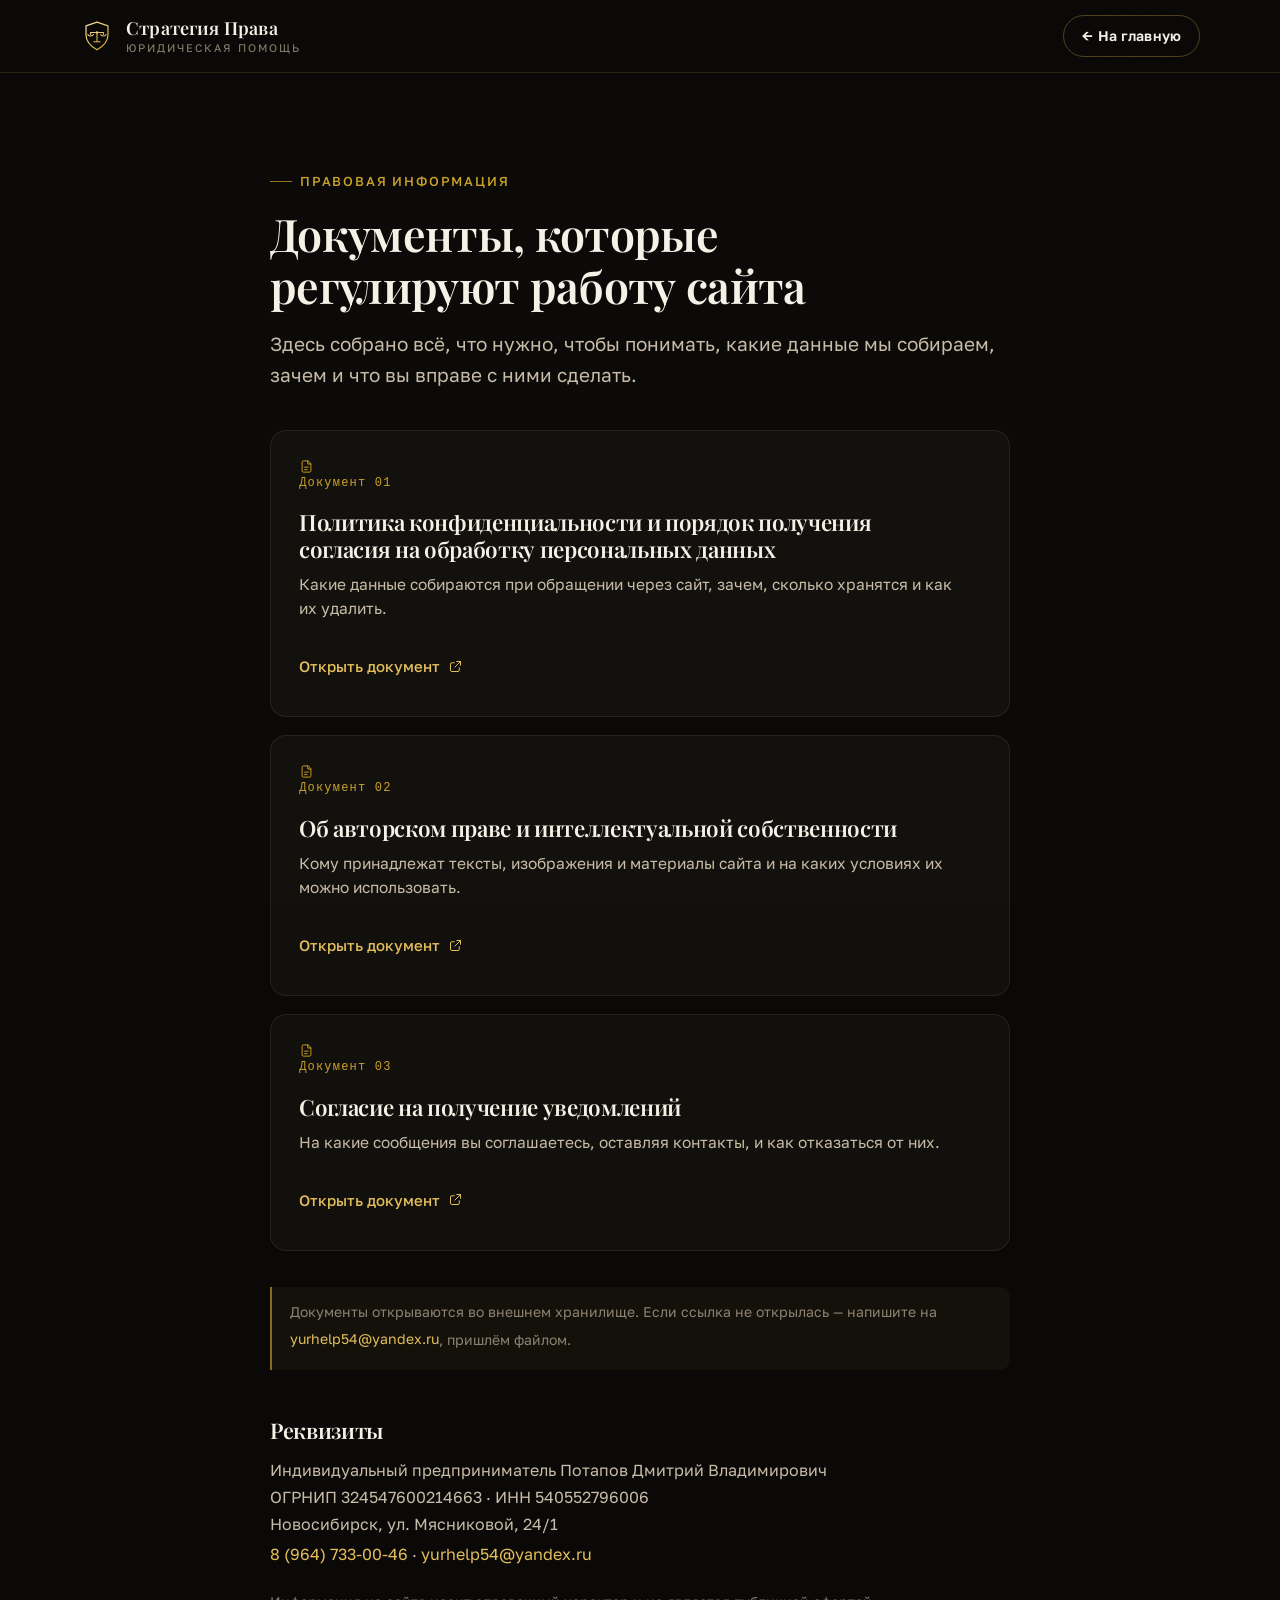
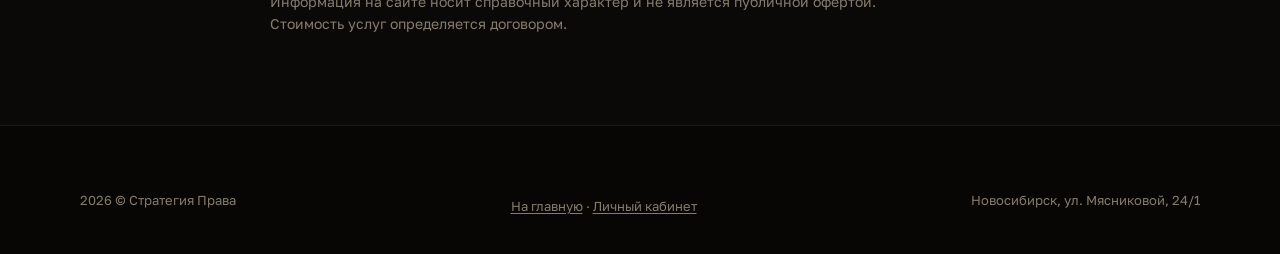
<file: legal/index.html>
<!DOCTYPE html>
<html lang="ru">
<head>
<meta charset="utf-8">
<meta name="viewport" content="width=device-width, initial-scale=1, viewport-fit=cover">
<meta name="theme-color" content="#0b0908">
<title>Правовая информация — Стратегия Права</title>
<meta name="description" content="Политика конфиденциальности, согласие на обработку персональных данных и сведения об авторских правах.">
<link rel="canonical" href="https://strategydefense.ru/legal/">
<link rel="icon" href="../assets/img/favicon.svg" type="image/svg+xml">
<link rel="preconnect" href="https://fonts.googleapis.com">
<link rel="preconnect" href="https://fonts.gstatic.com" crossorigin>
<link rel="stylesheet" href="https://fonts.googleapis.com/css2?family=Golos+Text:wght@400;500;600;700&family=Playfair+Display:wght@500;600;700&display=swap">
<link rel="stylesheet" href="../assets/css/app.css?v=99">
</head>
<body>
<a class="skip-link" href="#main">Перейти к содержанию</a>
<div class="grain" aria-hidden="true"></div>
<svg width="0" height="0" style="position:absolute" aria-hidden="true" focusable="false">
<defs>
<linearGradient id="au" gradientUnits="userSpaceOnUse" x1="17" y1="9" x2="79" y2="87">
<stop offset="0%" stop-color="#f4e3b0"/><stop offset="52%" stop-color="#e3be5a"/><stop offset="100%" stop-color="#c9a227"/>
</linearGradient>
<symbol id="i-arrow" viewBox="0 0 24 24" fill="none" stroke="currentColor" stroke-width="1.6" stroke-linecap="round" stroke-linejoin="round"><path d="M5 12h14m-6-7 7 7-7 7"/></symbol>
<symbol id="i-doc" viewBox="0 0 24 24" fill="none" stroke="currentColor" stroke-width="1.5" stroke-linecap="round" stroke-linejoin="round"><path d="M14 3H7a2 2 0 0 0-2 2v14a2 2 0 0 0 2 2h10a2 2 0 0 0 2-2V8Z"/><path d="M14 3v5h5M9 13h6M9 17h4"/></symbol>
<symbol id="i-ext" viewBox="0 0 24 24" fill="none" stroke="currentColor" stroke-width="1.6" stroke-linecap="round" stroke-linejoin="round"><path d="M14 4h6v6M20 4l-9 9M18 14v4a2 2 0 0 1-2 2H6a2 2 0 0 1-2-2V8a2 2 0 0 1 2-2h4"/></symbol>
</defs>
</svg>
<header class="header is-stuck">
<div class="container header__inner">
<a class="brand" href="../index.html" aria-label="Стратегия Права — на главную">
<svg class="brand__mark" viewBox="0 0 96 96" fill="none" aria-hidden="true"><path d="M48 9 79 19.5V45c0 18-12.5 31.5-31 42C29.5 76.5 17 63 17 45V19.5Z" stroke="url(#au)" stroke-width="3.4" stroke-linejoin="round" stroke-linecap="round"/><g stroke="url(#au)" stroke-width="3" stroke-linecap="round" stroke-linejoin="round"><path d="M30 38h36"/><path d="M48 38v26"/><path d="M39 64h18"/><path d="M30 38v6M66 38v6"/><path d="M22 44q8 8.5 16 0M58 44q8 8.5 16 0"/></g><circle cx="48" cy="38" r="3.4" fill="url(#au)"/></svg>
<span class="brand__text">
<span class="brand__name">Стратегия Права</span>
<span class="brand__sub">Юридическая помощь</span>
</span>
</a>
<div class="header__actions" style="margin-left:auto">
<a class="btn btn--ghost btn--sm" href="../index.html">← На главную</a>
</div>
</div>
</header>
<main id="main" class="section" style="padding-top:calc(72px + var(--section-y))">
<div class="container" style="max-width:820px">
<p class="eyebrow">Правовая информация</p>
<h1 class="section__title" style="font-size:clamp(1.9rem,1.4rem + 2vw,2.8rem)">
      Документы, которые регулируют работу сайта
    </h1>
<p class="section__lead" style="margin-bottom:40px">
      Здесь собрано всё, что нужно, чтобы понимать, какие данные мы собираем,
      зачем и что вы вправе с ними сделать.
    </p>
<div class="bento" style="grid-template-columns:1fr">
<a class="tile" href="https://disk.yandex.ru/i/M0ne-dSaUbZLyQ" target="_blank" rel="noopener">
<p class="tile__num"><svg width="15" height="15" style="vertical-align:-2px"><use href="#i-doc"/></svg> Документ 01</p>
<h2 class="tile__title">Политика конфиденциальности и порядок получения согласия на обработку персональных данных</h2>
<p class="tile__text">Какие данные собираются при обращении через сайт, зачем, сколько хранятся и как их удалить.</p>
<p class="tile__foot"><span class="link-arrow">Открыть документ <svg width="15" height="15"><use href="#i-ext"/></svg></span></p>
</a>
<a class="tile" href="https://disk.yandex.ru/i/VQYoG4oDsn5JJw" target="_blank" rel="noopener">
<p class="tile__num"><svg width="15" height="15" style="vertical-align:-2px"><use href="#i-doc"/></svg> Документ 02</p>
<h2 class="tile__title">Об авторском праве и интеллектуальной собственности</h2>
<p class="tile__text">Кому принадлежат тексты, изображения и материалы сайта и на каких условиях их можно использовать.</p>
<p class="tile__foot"><span class="link-arrow">Открыть документ <svg width="15" height="15"><use href="#i-ext"/></svg></span></p>
</a>
<a class="tile" href="https://disk.yandex.ru/i/v8MDypm7MuXgXw" target="_blank" rel="noopener">
<p class="tile__num"><svg width="15" height="15" style="vertical-align:-2px"><use href="#i-doc"/></svg> Документ 03</p>
<h2 class="tile__title">Согласие на получение уведомлений</h2>
<p class="tile__text">На какие сообщения вы соглашаетесь, оставляя контакты, и как отказаться от них.</p>
<p class="tile__foot"><span class="link-arrow">Открыть документ <svg width="15" height="15"><use href="#i-ext"/></svg></span></p>
</a>
</div>
<p class="note contact-line" style="margin-top:36px">
      Документы открываются во внешнем хранилище. Если ссылка не открылась —
      напишите на <a href="mailto:yurhelp54@yandex.ru" style="color:var(--gold)">yurhelp54@yandex.ru</a>,
      пришлём файлом.
    </p>
<h2 style="font-size:1.35rem;margin:48px 0 14px">Реквизиты</h2>
<p class="contact-line" style="font-size:16px;line-height:1.7;color:var(--body)">
      Индивидуальный предприниматель Потапов Дмитрий Владимирович<br>
      ОГРНИП 324547600214663 · ИНН 540552796006<br>
      Новосибирск, ул. Мясниковой, 24/1<br>
<a href="tel:+79647330046" style="color:var(--gold)">8 (964) 733-00-46</a> ·
      <a href="mailto:yurhelp54@yandex.ru" style="color:var(--gold)">yurhelp54@yandex.ru</a>
</p>
<p style="font-size:14px;color:var(--faint);margin-top:20px;max-width:70ch">
      Информация на сайте носит справочный характер и не является публичной
      офертой. Стоимость услуг определяется договором.
    </p>
</div>
</main>
<footer class="footer">
<div class="container">
<div class="footer__legal" style="margin-top:0;border-top:none;padding-top:0">
<span>2026 © Стратегия Права</span>
<span><a href="../index.html">На главную</a> · <a href="../lk/index.html">Личный кабинет</a></span>
<span>Новосибирск, ул. Мясниковой, 24/1</span>
</div>
</div>
</footer>
</body>
</html>
</file>
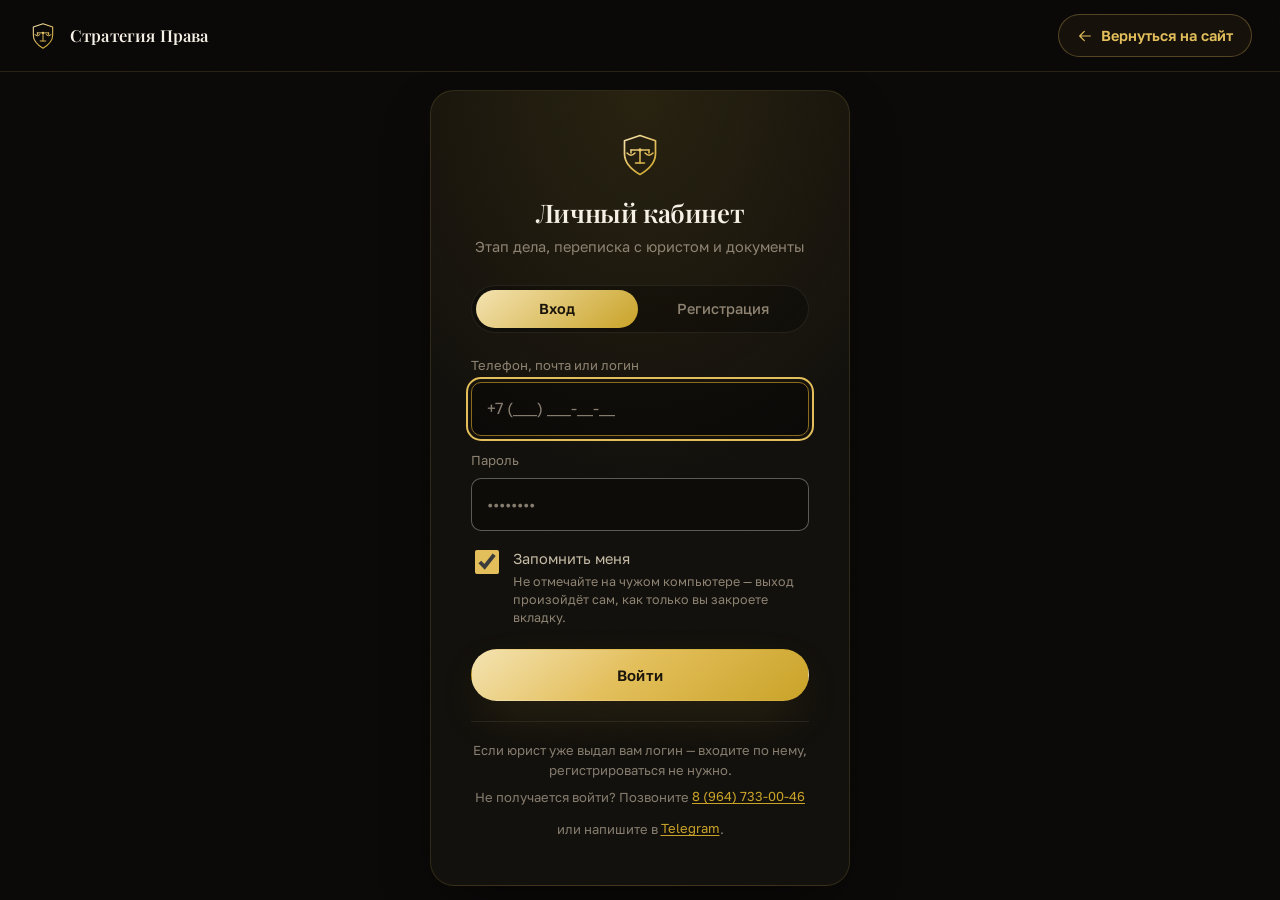
<file: lk/index.html>
<!DOCTYPE html>
<html lang="ru">
<head>
<meta charset="utf-8">
<meta name="viewport" content="width=device-width, initial-scale=1, viewport-fit=cover">
<meta name="theme-color" content="#0b0908">
<title>Личный кабинет — Стратегия Права</title>
<meta name="description" content="Личный кабинет доверителя: этап дела, переписка с юристом и документы.">
<meta name="robots" content="noindex, nofollow">
<link rel="icon" href="../assets/img/favicon.svg" type="image/svg+xml">
<link rel="preconnect" href="https://fonts.googleapis.com">
<link rel="preconnect" href="https://fonts.gstatic.com" crossorigin>
<link rel="stylesheet" href="https://fonts.googleapis.com/css2?family=Golos+Text:wght@400;500;600;700&family=Playfair+Display:wght@500;600;700&display=swap">
<link rel="stylesheet" href="../assets/css/app.css?v=99">
<link rel="stylesheet" href="../assets/css/cabinet.css?v=99">
</head>
<body class="lk">
<div class="grain" aria-hidden="true"></div>
<svg width="0" height="0" style="position:absolute" aria-hidden="true" focusable="false">
<defs>
<linearGradient id="au" gradientUnits="userSpaceOnUse" x1="17" y1="9" x2="79" y2="87">
<stop offset="0%" stop-color="#f4e3b0"/><stop offset="52%" stop-color="#e3be5a"/><stop offset="100%" stop-color="#c9a227"/>
</linearGradient>
<symbol id="i-clip" viewBox="0 0 24 24" fill="none" stroke="currentColor" stroke-width="1.7" stroke-linecap="round" stroke-linejoin="round"><path d="M20 11.5 12.3 19a4.6 4.6 0 0 1-6.5-6.5l7.9-7.9a3 3 0 0 1 4.3 4.3l-7.9 7.9a1.5 1.5 0 0 1-2.1-2.1l7.2-7.2"/></symbol>
<symbol id="i-file" viewBox="0 0 24 24" fill="none" stroke="currentColor" stroke-width="1.6" stroke-linecap="round" stroke-linejoin="round"><path d="M14 3H7a2 2 0 0 0-2 2v14a2 2 0 0 0 2 2h10a2 2 0 0 0 2-2V8Z"/><path d="M14 3v5h5"/></symbol>
<symbol id="i-send" viewBox="0 0 24 24" fill="none" stroke="currentColor" stroke-width="1.9" stroke-linecap="round" stroke-linejoin="round"><path d="M4 12 20 4l-8 16-2-6-6-2Z"/></symbol>
<symbol id="i-dl" viewBox="0 0 24 24" fill="none" stroke="currentColor" stroke-width="1.6" stroke-linecap="round" stroke-linejoin="round"><path d="M12 4v11m0 0 4-4m-4 4-4-4M5 19h14"/></symbol>
<symbol id="i-back" viewBox="0 0 24 24" fill="none" stroke="currentColor" stroke-width="1.7" stroke-linecap="round" stroke-linejoin="round"><path d="M11 5 4 12l7 7M4 12h16"/></symbol>
<symbol id="i-out" viewBox="0 0 24 24" fill="none" stroke="currentColor" stroke-width="1.6" stroke-linecap="round" stroke-linejoin="round"><path d="M15 4h3a2 2 0 0 1 2 2v12a2 2 0 0 1-2 2h-3M10 16l-4-4 4-4M6 12h11"/></symbol>
<symbol id="i-folder" viewBox="0 0 24 24" fill="none" stroke="currentColor" stroke-width="1.5" stroke-linecap="round" stroke-linejoin="round"><path d="M3 7.5A2 2 0 0 1 5 5.5h4l2 2.5h8a2 2 0 0 1 2 2v8a2 2 0 0 1-2 2H5a2 2 0 0 1-2-2Z"/></symbol>
<symbol id="i-pin" viewBox="0 0 24 24" fill="none" stroke="currentColor" stroke-width="1.7" stroke-linecap="round" stroke-linejoin="round"><path d="M12 17v5"/><path d="M9 10.76a2 2 0 0 1-1.11 1.79l-1.78.9A2 2 0 0 0 5 15.24V16a1 1 0 0 0 1 1h12a1 1 0 0 0 1-1v-.76a2 2 0 0 0-1.11-1.79l-1.78-.9A2 2 0 0 1 15 10.76V7a1 1 0 0 1 1-1 2 2 0 0 0 0-4H8a2 2 0 0 0 0 4 1 1 0 0 1 1 1Z"/></symbol>
<symbol id="i-chat" viewBox="0 0 24 24" fill="none" stroke="currentColor" stroke-width="1.5" stroke-linecap="round" stroke-linejoin="round"><path d="M21 12a8 8 0 0 1-11.6 7.1L4 20.5l1.4-5.2A8 8 0 1 1 21 12Z"/></symbol>
<symbol id="i-people" viewBox="0 0 24 24" fill="none" stroke="currentColor" stroke-width="1.5" stroke-linecap="round" stroke-linejoin="round"><path d="M16 19v-1.5a3.5 3.5 0 0 0-3.5-3.5h-5A3.5 3.5 0 0 0 4 17.5V19"/><circle cx="10" cy="8" r="3.2"/><path d="M20 19v-1.4a3.5 3.5 0 0 0-2.6-3.4"/><path d="M15.4 5.2a3.2 3.2 0 0 1 0 5.6"/></symbol>
<symbol id="i-clock" viewBox="0 0 24 24" fill="none" stroke="currentColor" stroke-width="1.5" stroke-linecap="round" stroke-linejoin="round"><circle cx="12" cy="12" r="8.2"/><path d="M12 7.6V12l3 1.8"/></symbol>
</defs>
</svg>
<section class="auth" id="auth" hidden>
<div class="auth__top">
<a class="brand" href="../index.html" aria-label="Стратегия Права — на сайт">
<svg class="brand__mark" viewBox="0 0 96 96" fill="none" aria-hidden="true"><path d="M48 9 79 19.5V45c0 18-12.5 31.5-31 42C29.5 76.5 17 63 17 45V19.5Z" stroke="url(#au)" stroke-width="3.4" stroke-linejoin="round" stroke-linecap="round"/><g stroke="url(#au)" stroke-width="3" stroke-linecap="round" stroke-linejoin="round"><path d="M30 38h36"/><path d="M48 38v26"/><path d="M39 64h18"/><path d="M30 38v6M66 38v6"/><path d="M22 44q8 8.5 16 0M58 44q8 8.5 16 0"/></g><circle cx="48" cy="38" r="3.4" fill="url(#au)"/></svg>
<span class="brand__text"><span class="brand__name">Стратегия Права</span></span>
</a>
<a class="auth__back" href="../index.html">
<svg width="16" height="16" aria-hidden="true"><use href="#i-back"/></svg>
<span class="auth__back-label">Вернуться на сайт</span>
</a>
</div>
<div class="auth__card">
<svg class="auth__mark" viewBox="0 0 96 96" fill="none" aria-hidden="true"><path d="M48 9 79 19.5V45c0 18-12.5 31.5-31 42C29.5 76.5 17 63 17 45V19.5Z" stroke="url(#au)" stroke-width="3.4" stroke-linejoin="round" stroke-linecap="round"/><g stroke="url(#au)" stroke-width="3" stroke-linecap="round" stroke-linejoin="round"><path d="M30 38h36"/><path d="M48 38v26"/><path d="M39 64h18"/><path d="M30 38v6M66 38v6"/><path d="M22 44q8 8.5 16 0M58 44q8 8.5 16 0"/></g><circle cx="48" cy="38" r="3.4" fill="url(#au)"/></svg>
<h1 class="auth__title" id="auth-title">Личный кабинет</h1>
<p class="auth__sub" id="auth-sub">Этап дела, переписка с юристом и документы</p>
<div class="authtabs" role="tablist">
<button type="button" role="tab" aria-selected="true" data-mode="login">Вход</button>
<button type="button" role="tab" aria-selected="false" data-mode="signup">Регистрация</button>
</div>
<form id="login-form" novalidate>
<div class="field">
<label for="a-mail">Телефон, почта или логин</label>
<input id="a-mail" type="text" autocomplete="username" inputmode="text"
               placeholder="+7 (___) ___-__-__" required>
<p class="field__error">Введите телефон, почту или логин, который выдал юрист.</p>
</div>
<div class="field">
<label for="a-pass">Пароль</label>
<input id="a-pass" type="password" autocomplete="current-password" placeholder="••••••••" required>
<p class="field__error">Введите пароль.</p>
</div>
<label class="remember">
<input type="checkbox" id="a-remember" checked>
<span>Запомнить меня<em>Не отмечайте на чужом компьютере — выход произойдёт сам, как только вы закроете вкладку.</em></span>
</label>
<button class="btn btn--primary btn--block" type="submit" id="a-submit">Войти</button>
<p class="form__status" id="a-status" role="status" aria-live="polite"></p>
</form>
<form id="signup-form" novalidate hidden>
<p class="segbar__label" id="segbar-label">Кто заводит кабинет</p>
<div class="segbar" role="radiogroup" aria-labelledby="segbar-label">
<label class="segbar__opt">
<input type="radio" name="s-entity" value="person" checked>
<span>Частное лицо</span>
</label>
<label class="segbar__opt">
<input type="radio" name="s-entity" value="company">
<span>ИП или юрлицо</span>
</label>
</div>
<div id="s-company" hidden>
<div class="field">
<label for="s-org">Название организации</label>
<input id="s-org" type="text" autocomplete="organization"
                 placeholder="ООО «Пример» или ИП Иванов И. И.">
<p class="field__error">Напишите, как организация называется в документах.</p>
</div>
<div class="field">
<label for="s-inn">ИНН</label>
<input id="s-inn" type="text" inputmode="numeric" autocomplete="off"
                 placeholder="10 цифр у юрлица, 12 у ИП">
<p class="field__error">ИНН — это 10 цифр у юридического лица и 12 у ИП.</p>
</div>
<div class="field">
<label for="s-ogrn">ОГРН или ОГРНИП</label>
<input id="s-ogrn" type="text" inputmode="numeric" autocomplete="off"
                 placeholder="13 цифр у юрлица, 15 у ИП">
<p class="field__error">ОГРН — 13 цифр, ОГРНИП — 15.</p>
</div>
<div class="field">
<label for="s-position">Должность подписанта <span class="field__opt">не обязательно</span></label>
<input id="s-position" type="text" autocomplete="organization-title"
                 placeholder="Директор">
<p class="field__hint">Кто подпишет договор со стороны организации. У ИП можно не заполнять.</p>
</div>
</div>
<div class="field">
<label for="s-name">Как вас зовут</label>
<input id="s-name" type="text" autocomplete="name" placeholder="Имя и фамилия" required>
<p class="field__error">Напишите имя — юрист должен понимать, кто обратился.</p>
<p class="field__hint" id="s-name-hint" hidden>Контактное лицо: с кем юрист будет говорить.</p>
</div>
<div class="field">
<label for="s-phone">Телефон</label>
<input id="s-phone" type="tel" inputmode="tel" autocomplete="tel"
               placeholder="+7 (___) ___-__-__" required>
<p class="field__error">Нужен телефон из 11 цифр — по нему вы и будете входить.</p>
<p class="field__taken" id="s-phone-taken" hidden>
          На этот номер кабинет уже заведён.
          <button type="button" class="linklike" id="taken-to-login">Войти по нему</button>.
        </p>
<p class="field__hint">По этому номеру вы потом и войдёте — запоминать отдельный логин не нужно.</p>
</div>
<div class="field">
<label for="s-msgr">Где удобнее писать</label>
<div class="field__pair">
<select id="s-msgr-kind" aria-label="Мессенджер">
<option value="Telegram">Telegram</option>
<option value="MAX">MAX</option>
<option value="Телефон">Только телефон</option>
</select>
<input id="s-msgr" type="text" placeholder="@ник или номер" autocomplete="off">
</div>
<p class="field__hint">Не обязательно. Но так юрист ответит быстрее, чем звонком.</p>
</div>
<div class="field">
<label for="s-mail">Почта <span class="field__opt">не обязательно</span></label>
<input id="s-mail" type="email" autocomplete="email" placeholder="you@example.ru">
<p class="field__error">В адресе опечатка — не хватает «@» или домена.</p>
</div>
<div class="field">
<label for="s-pass">Пароль</label>
<input id="s-pass" type="password" autocomplete="new-password" placeholder="Не короче 6 знаков" required>
<p class="field__error">Пароль должен быть не короче шести знаков.</p>
</div>
<label class="remember">
<input type="checkbox" id="s-remember" checked>
<span>Запомнить меня<em>Не отмечайте на чужом компьютере — выход произойдёт сам, как только вы закроете вкладку.</em></span>
</label>
<div class="field">
<label class="form__consent">
<input type="checkbox" id="s-agree" required>
<span>Согласен на обработку персональных данных в соответствии с
            <a href="../legal/index.html">политикой конфиденциальности</a>.</span>
</label>
<p class="field__error">Без согласия мы не вправе завести кабинет.</p>
</div>
<button class="btn btn--primary btn--block" type="submit" id="s-submit">Зарегистрироваться</button>
<p class="form__status" id="s-status" role="status" aria-live="polite"></p>
</form>
<p class="auth__foot contact-line" id="auth-foot">
      Если юрист уже выдал вам логин — входите по нему, регистрироваться не нужно.<br>
      Не получается войти? Позвоните <a href="tel:+79647330046">8&nbsp;(964)&nbsp;733-00-46</a>
      или напишите в <a href="https://t.me/help_lawyer_help" target="_blank" rel="noopener">Telegram</a>.
    </p>
</div>
</section>
<header class="lk-top" id="lk-top" hidden>
<a class="brand" href="../index.html" aria-label="На сайт">
<svg class="brand__mark" viewBox="0 0 96 96" fill="none" aria-hidden="true"><path d="M48 9 79 19.5V45c0 18-12.5 31.5-31 42C29.5 76.5 17 63 17 45V19.5Z" stroke="url(#au)" stroke-width="3.4" stroke-linejoin="round" stroke-linecap="round"/><g stroke="url(#au)" stroke-width="3" stroke-linecap="round" stroke-linejoin="round"><path d="M30 38h36"/><path d="M48 38v26"/><path d="M39 64h18"/><path d="M30 38v6M66 38v6"/><path d="M22 44q8 8.5 16 0M58 44q8 8.5 16 0"/></g><circle cx="48" cy="38" r="3.4" fill="url(#au)"/></svg>
<span class="brand__text"><span class="brand__name">Стратегия Права</span></span>
</a>
<a class="btn btn--dim btn--sm lk-home" href="../index.html">
<svg width="15" height="15" aria-hidden="true"><use href="#i-back"/></svg>
<span class="btn__label">На главную</span>
</a>
<div class="lk-top__spacer"></div>
<button class="lk-who" id="profile-btn" type="button" aria-haspopup="dialog">
<span class="lk-who__id">
<b class="lk-who__name" id="who-name">—</b>
<span class="lk-who__role" id="who-role">доверитель</span>
</span>
<span class="lk-who__mono" id="who-mono" aria-hidden="true"></span>
</button>
</header>
<div class="segmented" id="tabs" role="tablist" hidden>
<button role="tab" aria-selected="true" data-pane="case">Дело</button>
<button role="tab" aria-selected="false" data-pane="chat">Переписка</button>
</div>
<main class="app" id="app" hidden>
<section class="pane" id="pane-case" role="tabpanel" aria-label="Дело">
<div class="pane__head">
<div>
<h2 id="case-head">Ваше дело</h2>
<p id="case-updated">—</p>
</div>
</div>
<div class="pane__scroll" id="case-body">
<div class="skeleton skeleton--card"></div>
<div class="skeleton skeleton--line" style="width:40%"></div>
<div class="skeleton skeleton--line" style="width:80%"></div>
<div class="skeleton skeleton--line" style="width:65%"></div>
</div>
</section>
<section class="pane" id="pane-chat" role="tabpanel" aria-label="Переписка">
<div class="pane__head">
<div>
<h2>Переписка с юристом</h2>
<p id="chat-sub">Отвечаем в рабочее время, срочное — по телефону</p>
</div>
</div>
<div class="chat">
<div class="chat__log" id="chat-log">
<div class="skeleton skeleton--msg"></div>
<div class="skeleton skeleton--msg r"></div>
<div class="skeleton skeleton--msg"></div>
</div>
<form class="composer" id="composer">
<input type="file" id="chat-file" hidden
               accept=".pdf,.jpg,.jpeg,.png,.heic,.doc,.docx,.xls,.xlsx,.txt,image/*,application/pdf">
<button type="button" class="clip" id="clip" aria-label="Прикрепить документ" title="Прикрепить документ">
<svg width="20" height="20" aria-hidden="true"><use href="#i-clip"/></svg>
</button>
<label class="visually-hidden" for="msg">Сообщение юристу</label>
<textarea id="msg" rows="1" placeholder="Напишите сообщение…" maxlength="4000"></textarea>
<button class="send" type="submit" id="send" disabled aria-label="Отправить">
<svg width="19" height="19" aria-hidden="true"><use href="#i-send"/></svg>
</button>
</form>
</div>
</section>
</main>
<div class="toast" id="toast" role="status" aria-live="polite"></div>
<script src="../assets/js/vendor/supabase.js?v=99"></script>
<script src="../assets/js/workspace.js?v=99" defer></script>
<script src="../assets/js/cabinet.js?v=99" defer></script>
</body>
</html>
</file>
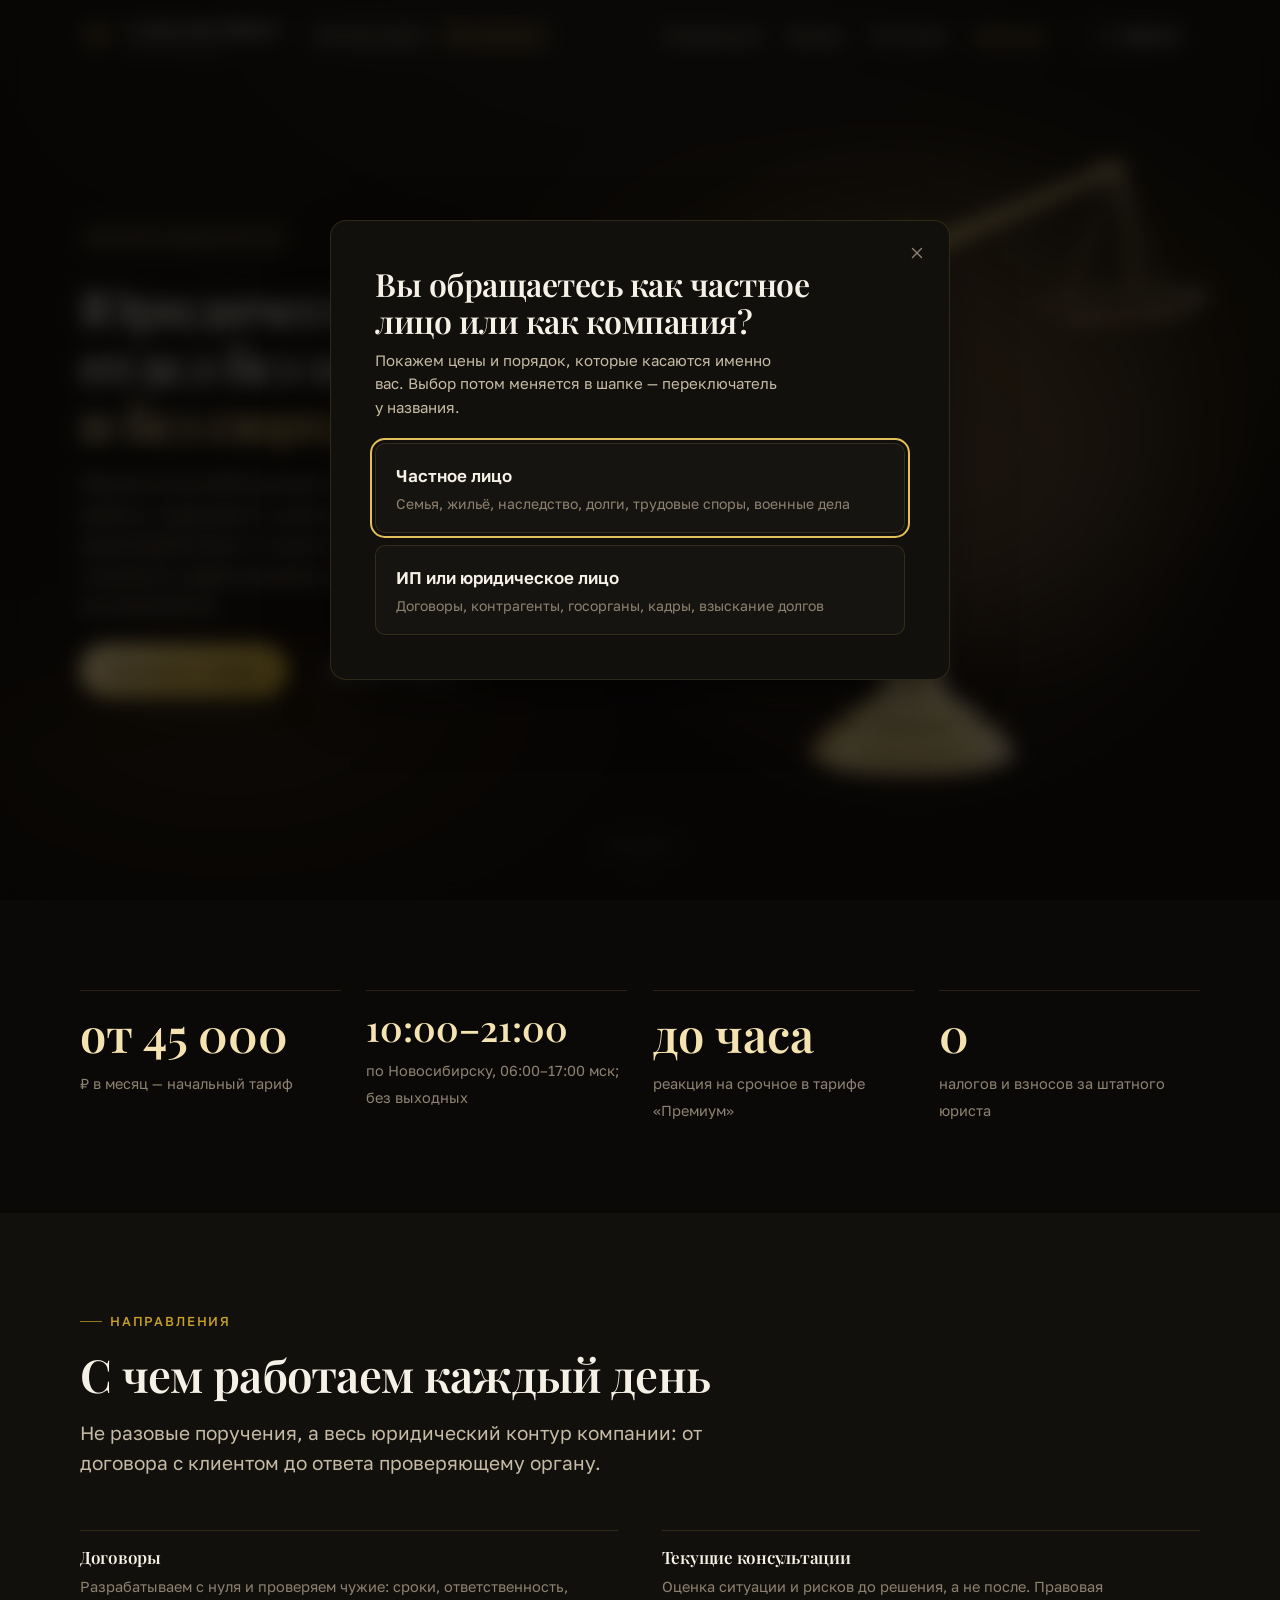
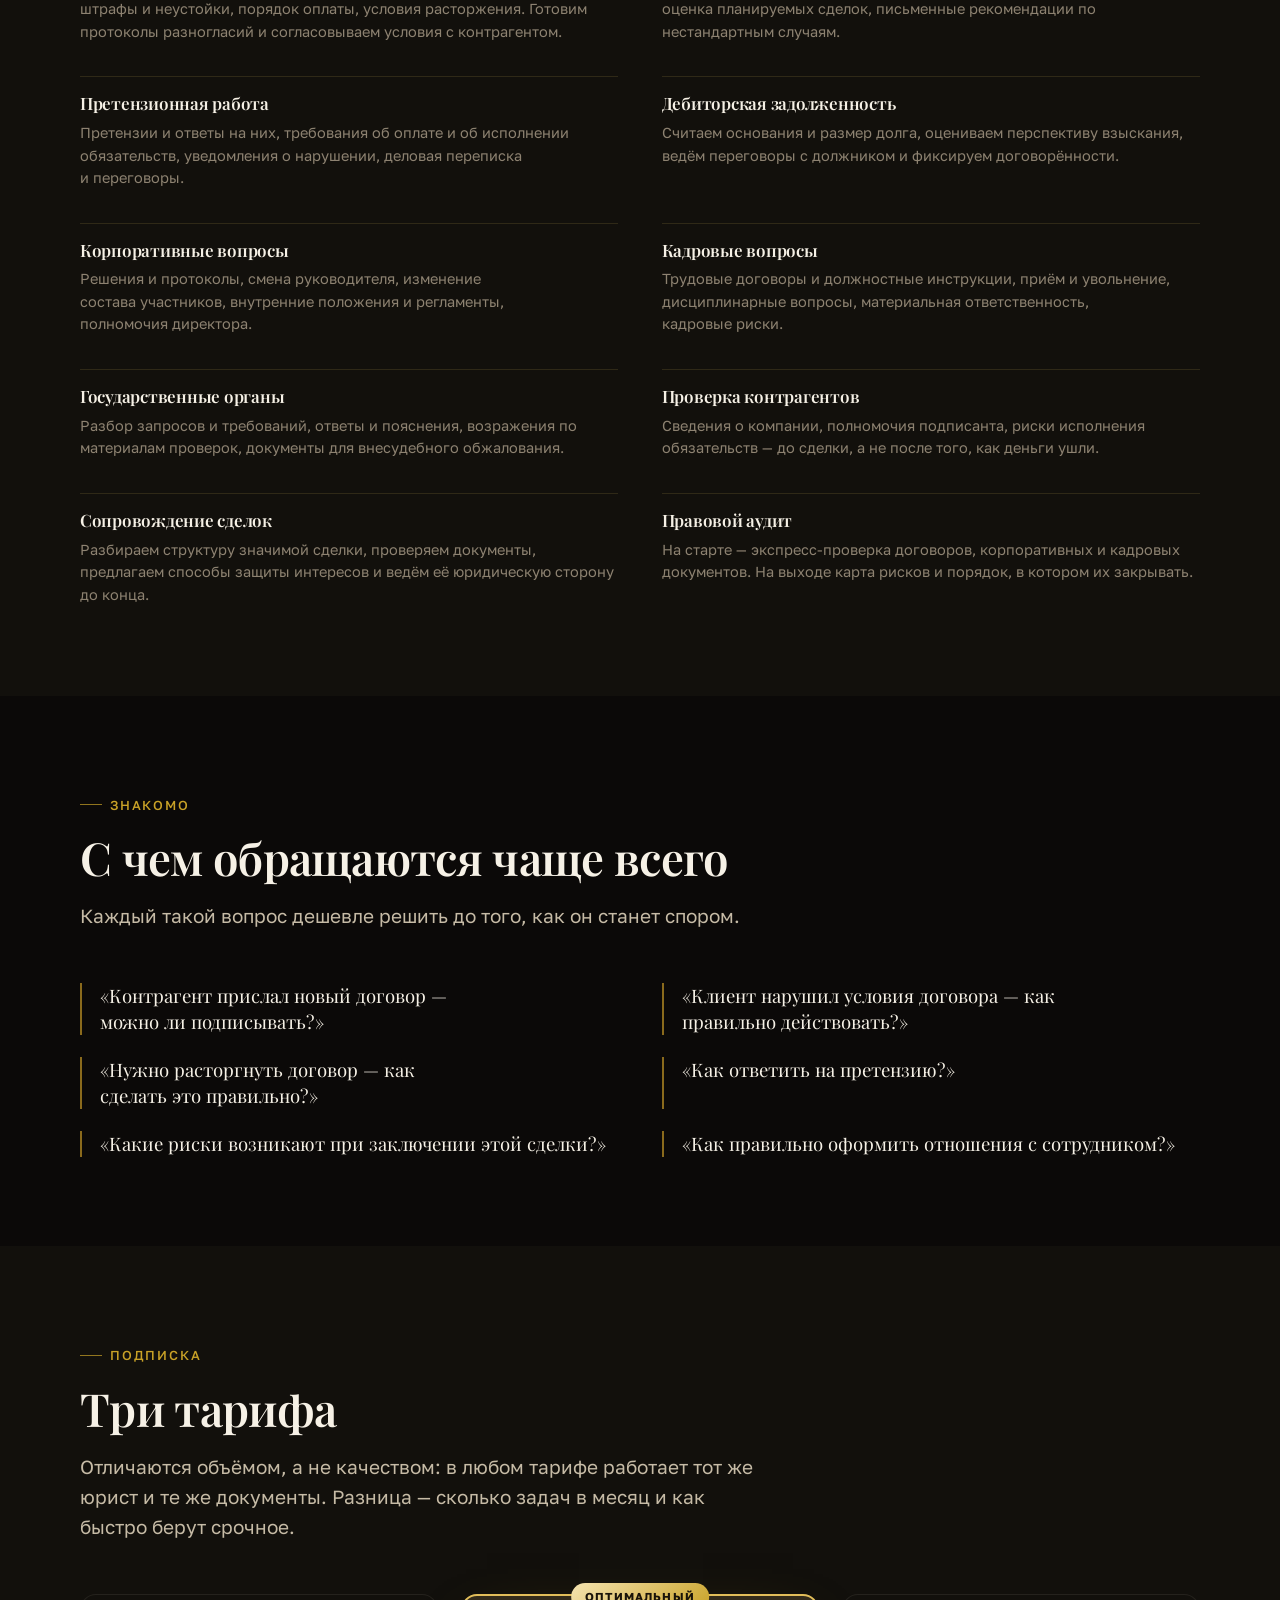
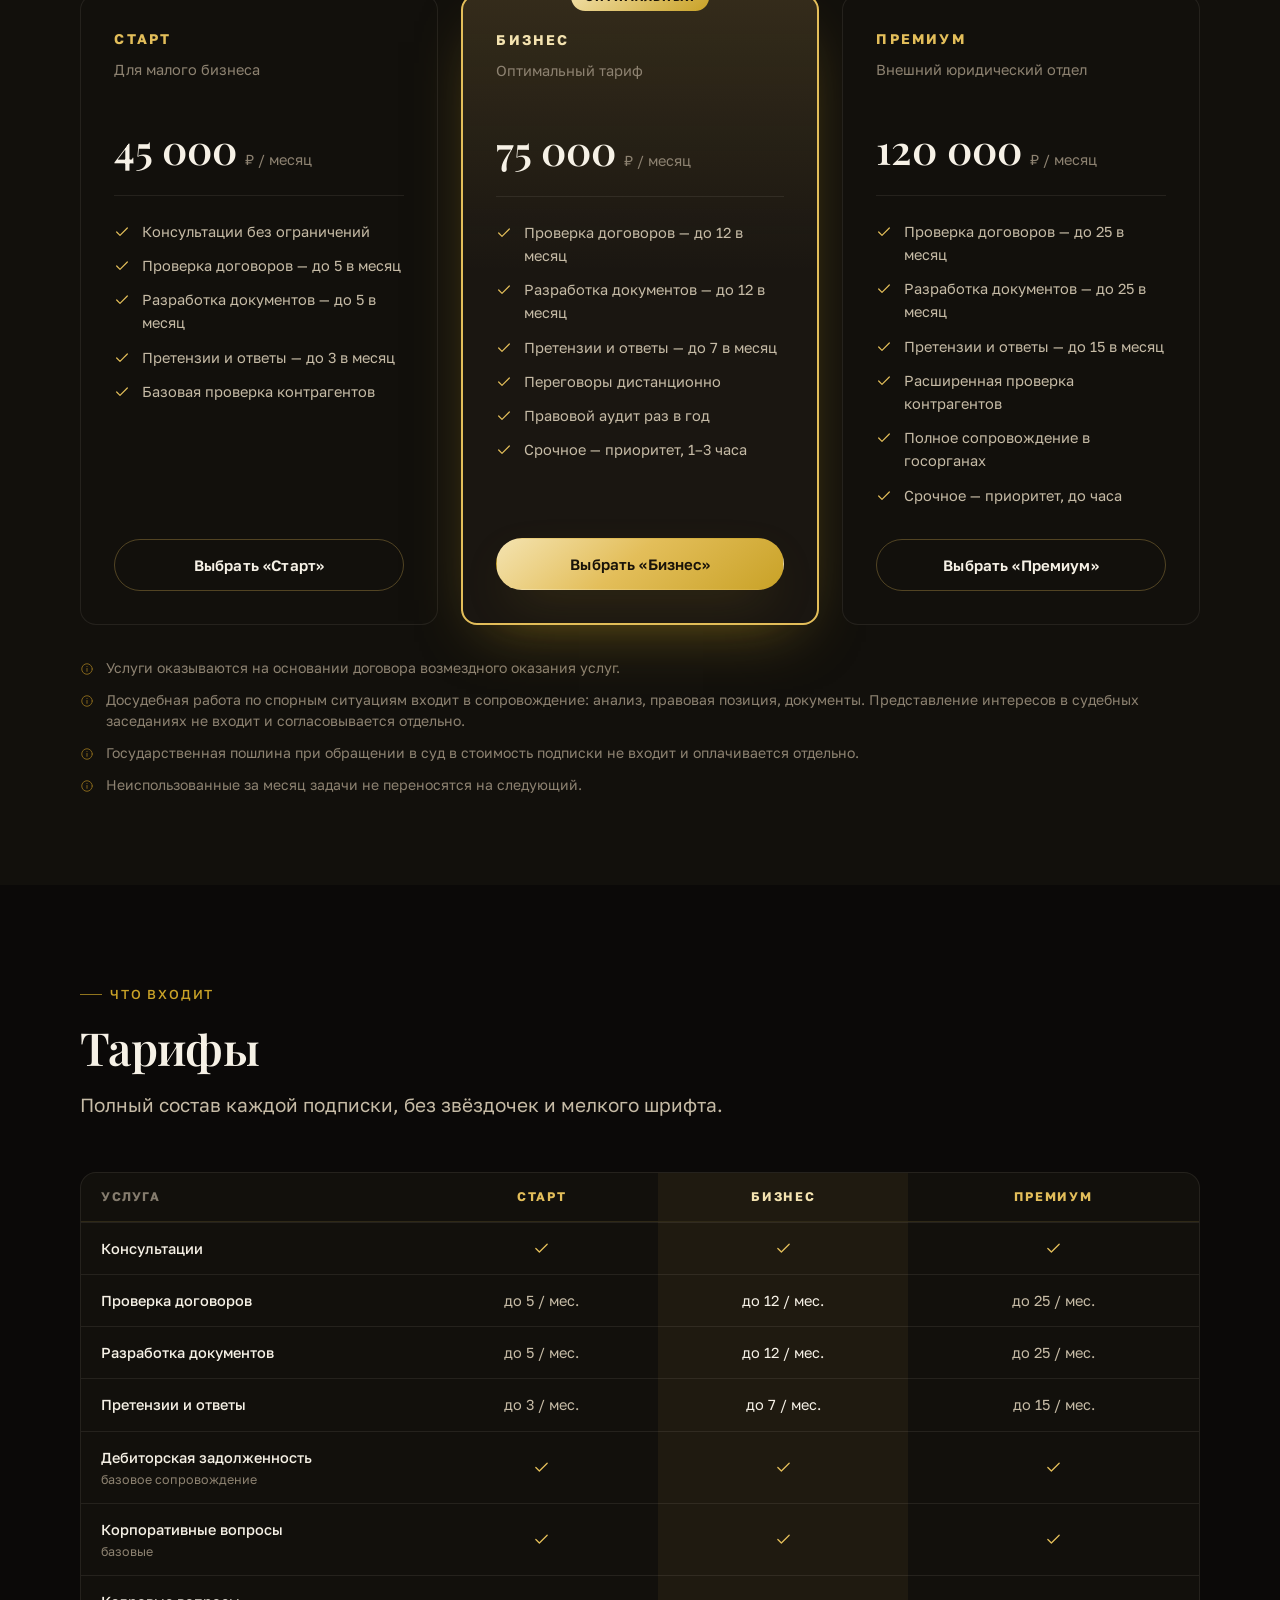
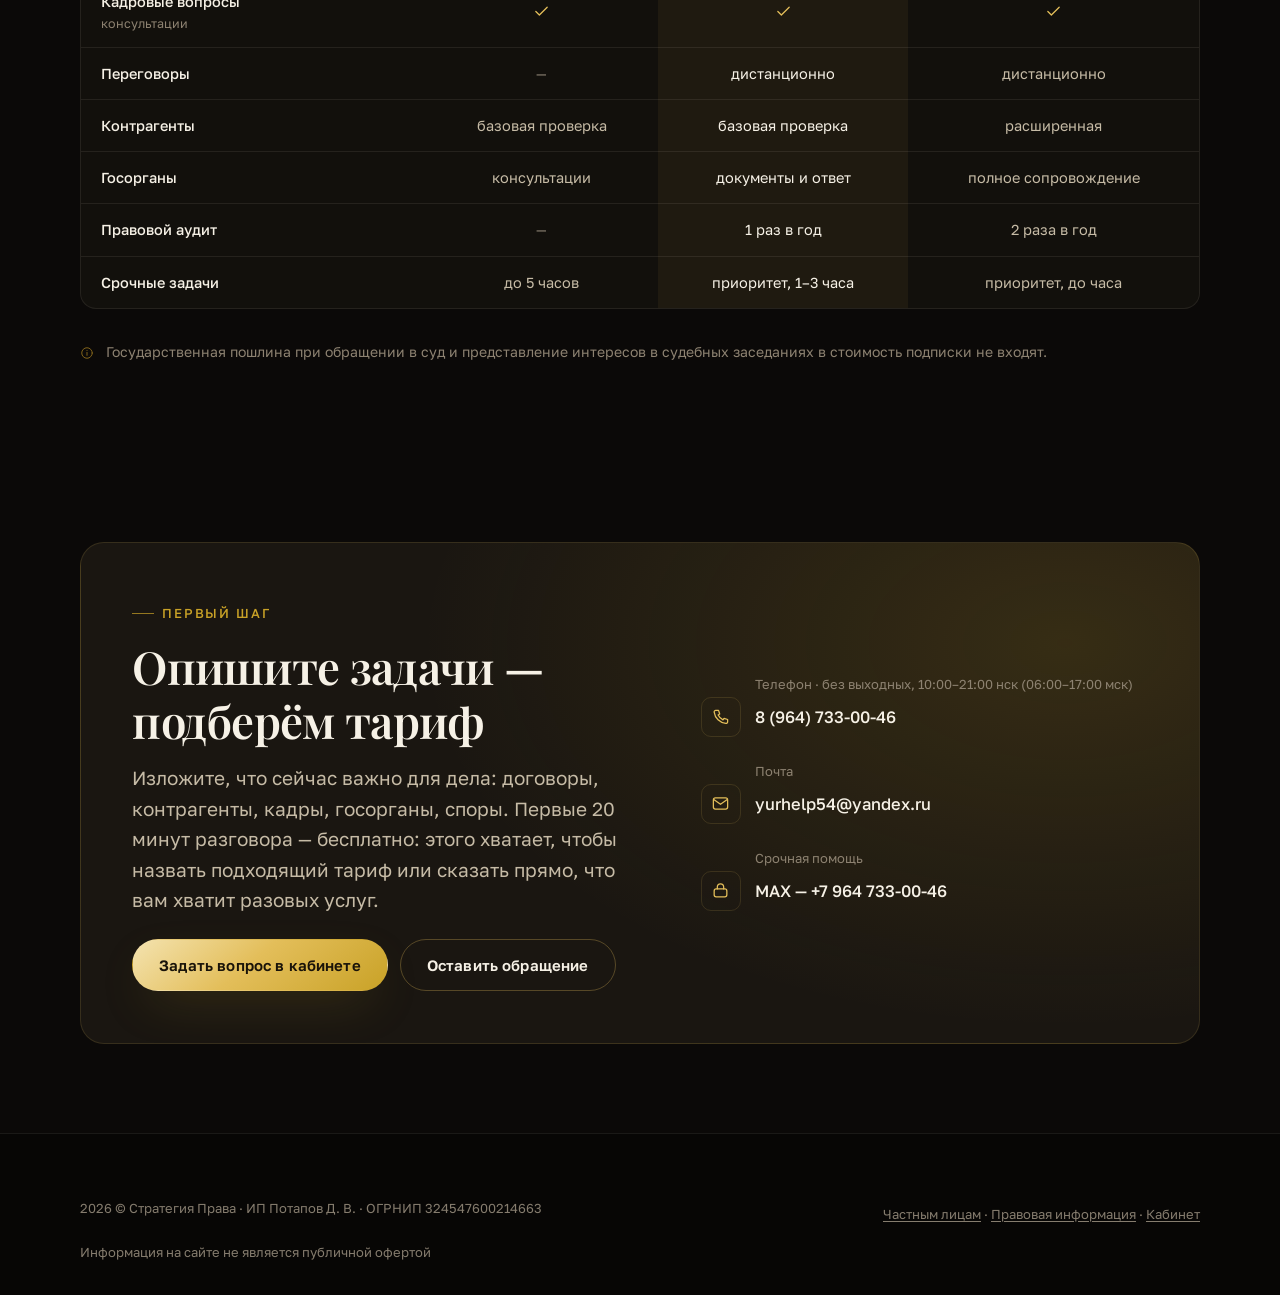
<file: business.html>
<!DOCTYPE html>
<html lang="ru">
<head>
<meta charset="utf-8">
<meta name="viewport" content="width=device-width, initial-scale=1, viewport-fit=cover">
<meta name="theme-color" content="#0b0908">
<title>Юридическое сопровождение бизнеса — «Стратегия Права»</title>
<meta name="description" content="Абонентское юридическое обслуживание для ИП и юрлиц в Новосибирске: договоры, претензионная работа, кадры, госорганы. Тарифы от 45 000 ₽ в месяц.">
<link rel="canonical" href="https://strategydefense.ru/business.html">
<meta property="og:type" content="website">
<meta property="og:locale" content="ru_RU">
<meta property="og:site_name" content="Стратегия Права">
<meta property="og:title" content="Юридическое сопровождение бизнеса — «Стратегия Права»">
<meta property="og:description" content="Абонентское обслуживание для ИП и юрлиц: договоры, претензии, кадры, госорганы. От 45 000 ₽ в месяц.">
<meta property="og:url" content="https://strategydefense.ru/business.html">
<link rel="icon" href="assets/img/favicon.svg?v=99" type="image/svg+xml">
<link rel="icon" type="image/png" sizes="32x32" href="assets/img/brand/favicon-32.png">
<link rel="apple-touch-icon" href="assets/img/brand/apple-touch-icon.png">
<link rel="preconnect" href="https://fonts.googleapis.com">
<link rel="preconnect" href="https://fonts.gstatic.com" crossorigin>
<link rel="stylesheet" href="https://fonts.googleapis.com/css2?family=Golos+Text:wght@400;500;600;700&family=Playfair+Display:wght@500;600;700&display=swap">
<link rel="stylesheet" href="assets/css/app.css?v=99">
<script type="application/ld+json">
{
  "@context": "https://schema.org",
  "@type": "Service",
  "serviceType": "Абонентское юридическое обслуживание бизнеса",
  "provider": {
    "@type": "LegalService",
    "name": "Стратегия Права",
    "telephone": "+7-964-733-00-46",
    "address": {
      "@type": "PostalAddress",
      "streetAddress": "ул. Мясниковой, 24/1",
      "addressLocality": "Новосибирск",
      "addressCountry": "RU"
    }
  },
  "areaServed": { "@type": "City", "name": "Новосибирск" },
  "offers": [
    { "@type": "Offer", "name": "Старт",   "price": "45000", "priceCurrency": "RUB", "unitText": "месяц" },
    { "@type": "Offer", "name": "Бизнес",  "price": "75000", "priceCurrency": "RUB", "unitText": "месяц" },
    { "@type": "Offer", "name": "Премиум", "price": "120000", "priceCurrency": "RUB", "unitText": "месяц" }
  ]
}
</script>
</head>
<body>
<a class="skip-link" href="#main">Перейти к содержанию</a>
<div class="grain" aria-hidden="true"></div>
<svg width="0" height="0" style="position:absolute" aria-hidden="true" focusable="false">
<defs>
<linearGradient id="au" gradientUnits="userSpaceOnUse" x1="17" y1="9" x2="79" y2="87">
<stop offset="0%" stop-color="#f4e3b0"/><stop offset="52%" stop-color="#e3be5a"/><stop offset="100%" stop-color="#c9a227"/>
</linearGradient>
<symbol id="i-check" viewBox="0 0 24 24" fill="none" stroke="currentColor" stroke-width="1.8" stroke-linecap="round" stroke-linejoin="round"><path d="m20 6-11 11-5-5"/></symbol>
<symbol id="i-x" viewBox="0 0 24 24" fill="none" stroke="currentColor" stroke-width="1.8" stroke-linecap="round"><path d="M18 6 6 18M6 6l12 12"/></symbol>
<symbol id="i-arrow" viewBox="0 0 24 24" fill="none" stroke="currentColor" stroke-width="1.6" stroke-linecap="round" stroke-linejoin="round"><path d="M5 12h14m-6-7 7 7-7 7"/></symbol>
<symbol id="i-phone" viewBox="0 0 24 24" fill="none" stroke="currentColor" stroke-width="1.6" stroke-linecap="round" stroke-linejoin="round"><path d="M6.5 3h3l1.5 4.5-2 1.4a13 13 0 0 0 6.1 6.1l1.4-2L21 14.5v3a2 2 0 0 1-2.2 2A16.5 16.5 0 0 1 4 5.2 2 2 0 0 1 6 3Z"/></symbol>
<symbol id="i-mail" viewBox="0 0 24 24" fill="none" stroke="currentColor" stroke-width="1.6" stroke-linecap="round" stroke-linejoin="round"><rect x="3" y="5" width="18" height="14" rx="2.5"/><path d="m3.5 7 8.5 6 8.5-6"/></symbol>
<symbol id="i-lock" viewBox="0 0 24 24" fill="none" stroke="currentColor" stroke-width="1.6" stroke-linecap="round" stroke-linejoin="round"><rect x="4" y="10" width="16" height="10" rx="2.5"/><path d="M8 10V7.5a4 4 0 0 1 8 0V10"/></symbol>
<symbol id="i-chev" viewBox="0 0 24 24" fill="none" stroke="currentColor" stroke-width="1.8" stroke-linecap="round" stroke-linejoin="round"><path d="m6 9 6 6 6-6"/></symbol>
<symbol id="i-info" viewBox="0 0 24 24" fill="none" stroke="currentColor" stroke-width="1.6" stroke-linecap="round" stroke-linejoin="round"><circle cx="12" cy="12" r="9"/><path d="M12 11v5m0-8.2v.2"/></symbol>
</defs>
</svg>
<header class="header" id="header">
<div class="container header__inner">
<a class="brand" href="index.html" aria-label="Стратегия Права — на главную">
<svg class="brand__mark" viewBox="0 0 96 96" fill="none" aria-hidden="true"><path d="M48 9 79 19.5V45c0 18-12.5 31.5-31 42C29.5 76.5 17 63 17 45V19.5Z" stroke="url(#au)" stroke-width="3.4" stroke-linejoin="round" stroke-linecap="round"/><g stroke="url(#au)" stroke-width="3" stroke-linecap="round" stroke-linejoin="round"><path d="M30 38h36"/><path d="M48 38v26"/><path d="M39 64h18"/><path d="M30 38v6M66 38v6"/><path d="M22 44q8 8.5 16 0M58 44q8 8.5 16 0"/></g><circle cx="48" cy="38" r="3.4" fill="url(#au)"/></svg>
<span class="brand__text">
<span class="brand__name">Стратегия Права</span>
<span class="brand__sub">Для бизнеса</span>
</span>
</a>
<div class="audience" role="group" aria-label="Кому оказываем услуги">
<a class="audience__opt" href="index.html" data-audience="person">Частным лицам</a>
<a class="audience__opt" href="business.html" aria-current="page" data-audience="company">ИП и юрлицам</a>
</div>
<nav class="nav" aria-label="Основная навигация">
<a class="nav__link" href="#areas">Направления</a>
<a class="nav__link" href="#tiers">Тарифы</a>
<a class="nav__link" href="#compare">Что входит</a>
<a class="nav__link" href="#contacts">Контакты</a>
</nav>
<div class="header__actions">
<a class="header__phone" href="tel:+79647330046">8 (964) 733-00-46</a>
<a class="btn btn--ghost btn--sm" href="lk/index.html">
<svg width="15" height="15" aria-hidden="true"><use href="#i-lock"/></svg>
<span class="btn__label">Кабинет</span>
</a>
<button class="burger" id="burger" aria-label="Меню" aria-expanded="false" aria-controls="mobile-menu"><span></span></button>
</div>
</div>
</header>
<div class="mobile-menu" id="mobile-menu" hidden>
<div class="audience audience--menu" role="group" aria-label="Кому оказываем услуги">
<a class="audience__opt" href="index.html" data-audience="person">Частным лицам</a>
<a class="audience__opt" href="business.html" aria-current="page" data-audience="company">ИП и юрлицам</a>
</div>
<a href="#areas">Направления</a>
<a href="#tiers">Тарифы</a>
<a href="#compare">Что входит</a>
<a href="#contacts">Контакты</a>
<a href="tel:+79647330046">8 (964) 733-00-46 · 10:00–21:00 нск</a>
<a class="btn btn--primary" href="lk/index.html">Задать вопрос в кабинете</a>
</div>
<main id="main">
<section class="hero">
<div class="hero__glow" aria-hidden="true"></div>
<div class="container hero__inner">
<div class="hero__copy">
<p class="hero__badge">
<span class="hero__dot" aria-hidden="true"></span>
        Для ИП и юридических лиц
      </p>
<h1 class="hero__title">
<span>Юридический отдел без штата</span>
<span class="gilt">и без сюрпризов в счёте</span>
</h1>
<p class="hero__lead">
        Абонентское обслуживание: договоры, претензионная работа, кадровые и
        корпоративные вопросы, взаимодействие с госорганами. Объём работ и
        стоимость зафиксированы в договоре — доплат «по ходу» не появляется.
      </p>
<div class="hero__cta">
<a class="btn btn--primary" href="#tiers">Посмотреть тарифы</a>
<a class="btn btn--ghost" href="#contacts">Обсудить задачу</a>
</div>
</div>
<div class="hero__stage" id="stage">
<canvas id="scales"></canvas>
</div>
</div>
<div class="hero__scroll" aria-hidden="true">
<span>Листайте</span>
<svg width="16" height="16"><use href="#i-chev"/></svg>
</div>
</section>
<section class="section">
<div class="container">
<div class="stats reveal">
<div class="stat"><b>от 45 000</b><span>₽ в месяц — начальный тариф</span></div>
<div class="stat stat--wide"><b>10:00–21:00</b><span>по Новосибирску, 06:00–17:00 мск; без выходных</span></div>
<div class="stat"><b>до часа</b><span>реакция на срочное в тарифе «Премиум»</span></div>
<div class="stat"><b>0</b><span>налогов и взносов за штатного юриста</span></div>
</div>
</div>
</section>
<section class="section section--raised" id="areas">
<div class="container">
<div class="section__head reveal">
<p class="eyebrow">Направления</p>
<h2 class="section__title">С чем работаем каждый день</h2>
<p class="section__lead">
        Не разовые поручения, а весь юридический контур компании: от договора
        с клиентом до ответа проверяющему органу.
      </p>
</div>
<div class="areas">
<article class="area reveal">
<h3>Договоры</h3>
<p>Разрабатываем с нуля и проверяем чужие: сроки, ответственность,
        штрафы и неустойки, порядок оплаты, условия расторжения. Готовим
        протоколы разногласий и согласовываем условия с контрагентом.</p>
</article>
<article class="area reveal" style="--reveal-delay:60ms">
<h3>Текущие консультации</h3>
<p>Оценка ситуации и рисков до решения, а не после. Правовая оценка
        планируемых сделок, письменные рекомендации по нестандартным случаям.</p>
</article>
<article class="area reveal" style="--reveal-delay:120ms">
<h3>Претензионная работа</h3>
<p>Претензии и ответы на них, требования об оплате и об исполнении
        обязательств, уведомления о нарушении, деловая переписка и переговоры.</p>
</article>
<article class="area reveal" style="--reveal-delay:180ms">
<h3>Дебиторская задолженность</h3>
<p>Считаем основания и размер долга, оцениваем перспективу взыскания,
        ведём переговоры с должником и фиксируем договорённости.</p>
</article>
<article class="area reveal" style="--reveal-delay:240ms">
<h3>Корпоративные вопросы</h3>
<p>Решения и протоколы, смена руководителя, изменение состава
        участников, внутренние положения и регламенты, полномочия директора.</p>
</article>
<article class="area reveal" style="--reveal-delay:300ms">
<h3>Кадровые вопросы</h3>
<p>Трудовые договоры и должностные инструкции, приём и увольнение,
        дисциплинарные вопросы, материальная ответственность, кадровые риски.</p>
</article>
<article class="area reveal" style="--reveal-delay:360ms">
<h3>Государственные органы</h3>
<p>Разбор запросов и требований, ответы и пояснения, возражения по
        материалам проверок, документы для внесудебного обжалования.</p>
</article>
<article class="area reveal" style="--reveal-delay:420ms">
<h3>Проверка контрагентов</h3>
<p>Сведения о компании, полномочия подписанта, риски исполнения
        обязательств — до сделки, а не после того, как деньги ушли.</p>
</article>
<article class="area reveal" style="--reveal-delay:480ms">
<h3>Сопровождение сделок</h3>
<p>Разбираем структуру значимой сделки, проверяем документы, предлагаем
        способы защиты интересов и ведём её юридическую сторону до конца.</p>
</article>
<article class="area reveal" style="--reveal-delay:540ms">
<h3>Правовой аудит</h3>
<p>На старте — экспресс-проверка договоров, корпоративных и кадровых
        документов. На выходе карта рисков и порядок, в котором их закрывать.</p>
</article>
</div>
</div>
</section>
<section class="section" id="asks">
<div class="container">
<div class="section__head reveal">
<p class="eyebrow">Знакомо</p>
<h2 class="section__title">С чем обращаются чаще всего</h2>
<p class="section__lead">
        Каждый такой вопрос дешевле решить до того, как он станет спором.
      </p>
</div>
<div class="asks">
<p class="ask reveal">«Контрагент прислал новый договор — можно&nbsp;ли подписывать?»</p>
<p class="ask reveal" style="--reveal-delay:60ms">«Клиент нарушил условия договора — как правильно действовать?»</p>
<p class="ask reveal" style="--reveal-delay:120ms">«Нужно расторгнуть договор — как сделать это&nbsp;правильно?»</p>
<p class="ask reveal" style="--reveal-delay:180ms">«Как ответить на претензию?»</p>
<p class="ask reveal" style="--reveal-delay:240ms">«Какие риски возникают при заключении этой сделки?»</p>
<p class="ask reveal" style="--reveal-delay:300ms">«Как правильно оформить отношения с сотрудником?»</p>
</div>
</div>
</section>
<section class="section section--raised" id="tiers">
<div class="container">
<div class="section__head reveal">
<p class="eyebrow">Подписка</p>
<h2 class="section__title">Три тарифа</h2>
<p class="section__lead">
        Отличаются объёмом, а не качеством: в любом тарифе работает тот же юрист
        и те же документы. Разница — сколько задач в месяц и как быстро берут срочное.
      </p>
</div>
<div class="tiers reveal">
<article class="tier">
<p class="tier__name">Старт</p>
<p class="tier__for">Для малого бизнеса</p>
<p class="tier__price"><b>45 000</b><span>₽ / месяц</span></p>
<ul class="tier__list">
<li><svg><use href="#i-check"/></svg><span>Консультации без ограничений</span></li>
<li><svg><use href="#i-check"/></svg><span>Проверка договоров — до 5 в месяц</span></li>
<li><svg><use href="#i-check"/></svg><span>Разработка документов — до 5 в месяц</span></li>
<li><svg><use href="#i-check"/></svg><span>Претензии и ответы — до 3 в месяц</span></li>
<li><svg><use href="#i-check"/></svg><span>Базовая проверка контрагентов</span></li>
</ul>
<a class="btn btn--ghost btn--block" href="#contacts">Выбрать «Старт»</a>
</article>
<article class="tier tier--best">
<span class="tier__flag">Оптимальный</span>
<p class="tier__name">Бизнес</p>
<p class="tier__for">Оптимальный тариф</p>
<p class="tier__price"><b>75 000</b><span>₽ / месяц</span></p>
<ul class="tier__list">
<li><svg><use href="#i-check"/></svg><span>Проверка договоров — до 12 в месяц</span></li>
<li><svg><use href="#i-check"/></svg><span>Разработка документов — до 12 в месяц</span></li>
<li><svg><use href="#i-check"/></svg><span>Претензии и ответы — до 7 в месяц</span></li>
<li><svg><use href="#i-check"/></svg><span>Переговоры дистанционно</span></li>
<li><svg><use href="#i-check"/></svg><span>Правовой аудит раз в год</span></li>
<li><svg><use href="#i-check"/></svg><span>Срочное — приоритет, 1–3 часа</span></li>
</ul>
<a class="btn btn--primary btn--block" href="#contacts">Выбрать «Бизнес»</a>
</article>
<article class="tier">
<p class="tier__name">Премиум</p>
<p class="tier__for">Внешний юридический отдел</p>
<p class="tier__price"><b>120 000</b><span>₽ / месяц</span></p>
<ul class="tier__list">
<li><svg><use href="#i-check"/></svg><span>Проверка договоров — до 25 в месяц</span></li>
<li><svg><use href="#i-check"/></svg><span>Разработка документов — до 25 в месяц</span></li>
<li><svg><use href="#i-check"/></svg><span>Претензии и ответы — до 15 в месяц</span></li>
<li><svg><use href="#i-check"/></svg><span>Расширенная проверка контрагентов</span></li>
<li><svg><use href="#i-check"/></svg><span>Полное сопровождение в госорганах</span></li>
<li><svg><use href="#i-check"/></svg><span>Срочное — приоритет, до часа</span></li>
</ul>
<a class="btn btn--ghost btn--block" href="#contacts">Выбрать «Премиум»</a>
</article>
</div>
<ul class="fineprint reveal">
<li><svg><use href="#i-info"/></svg><span>Услуги оказываются на основании договора возмездного оказания услуг.</span></li>
<li><svg><use href="#i-info"/></svg><span>Досудебная работа по спорным ситуациям входит в сопровождение: анализ, правовая позиция, документы. Представление интересов в судебных заседаниях не входит и согласовывается отдельно.</span></li>
<li><svg><use href="#i-info"/></svg><span>Государственная пошлина при обращении в суд в стоимость подписки не входит и оплачивается отдельно.</span></li>
<li><svg><use href="#i-info"/></svg><span>Неиспользованные за месяц задачи не переносятся на следующий.</span></li>
</ul>
</div>
</section>
<section class="section" id="compare">
<div class="container">
<div class="section__head reveal">
<p class="eyebrow">Что входит</p>
<h2 class="section__title">Тарифы</h2>
<p class="section__lead">Полный состав каждой подписки, без звёздочек и мелкого шрифта.</p>
</div>
<div class="ctable-wrap reveal">
<table class="ctable">
<caption class="visually-hidden">Сравнение тарифов на юридическое сопровождение бизнеса</caption>
<thead>
<tr><th scope="col">Услуга</th><th scope="col">Старт</th><th scope="col">Бизнес</th><th scope="col">Премиум</th></tr>
</thead>
<tbody>
<tr class="ctable__row--all">
<td>Консультации</td>
<td data-tier="Старт" data-all="Все тарифы"><svg aria-label="входит"><use href="#i-check"/></svg></td>
<td data-tier="Бизнес"><svg aria-label="входит"><use href="#i-check"/></svg></td>
<td data-tier="Премиум"><svg aria-label="входит"><use href="#i-check"/></svg></td>
</tr>
<tr>
<td>Проверка договоров</td>
<td data-tier="Старт">до 5 / мес.</td>
<td data-tier="Бизнес">до 12 / мес.</td>
<td data-tier="Премиум">до 25 / мес.</td>
</tr>
<tr>
<td>Разработка документов</td>
<td data-tier="Старт">до 5 / мес.</td>
<td data-tier="Бизнес">до 12 / мес.</td>
<td data-tier="Премиум">до 25 / мес.</td>
</tr>
<tr>
<td>Претензии и ответы</td>
<td data-tier="Старт">до 3 / мес.</td>
<td data-tier="Бизнес">до 7 / мес.</td>
<td data-tier="Премиум">до 15 / мес.</td>
</tr>
<tr class="ctable__row--all">
<td>Дебиторская задолженность<span class="ctable__note">базовое сопровождение</span></td>
<td data-tier="Старт" data-all="Все тарифы"><svg aria-label="входит"><use href="#i-check"/></svg></td>
<td data-tier="Бизнес"><svg aria-label="входит"><use href="#i-check"/></svg></td>
<td data-tier="Премиум"><svg aria-label="входит"><use href="#i-check"/></svg></td>
</tr>
<tr class="ctable__row--all">
<td>Корпоративные вопросы<span class="ctable__note">базовые</span></td>
<td data-tier="Старт" data-all="Все тарифы"><svg aria-label="входит"><use href="#i-check"/></svg></td>
<td data-tier="Бизнес"><svg aria-label="входит"><use href="#i-check"/></svg></td>
<td data-tier="Премиум"><svg aria-label="входит"><use href="#i-check"/></svg></td>
</tr>
<tr class="ctable__row--all">
<td>Кадровые вопросы<span class="ctable__note">консультации</span></td>
<td data-tier="Старт" data-all="Все тарифы"><svg aria-label="входит"><use href="#i-check"/></svg></td>
<td data-tier="Бизнес"><svg aria-label="входит"><use href="#i-check"/></svg></td>
<td data-tier="Премиум"><svg aria-label="входит"><use href="#i-check"/></svg></td>
</tr>
<tr>
<td>Переговоры</td>
<td data-tier="Старт" class="none">—</td>
<td data-tier="Бизнес">дистанционно</td>
<td data-tier="Премиум">дистанционно</td>
</tr>
<tr>
<td>Контрагенты</td>
<td data-tier="Старт">базовая проверка</td>
<td data-tier="Бизнес">базовая проверка</td>
<td data-tier="Премиум">расширенная</td>
</tr>
<tr>
<td>Госорганы</td>
<td data-tier="Старт">консультации</td>
<td data-tier="Бизнес">документы и ответ</td>
<td data-tier="Премиум">полное сопровождение</td>
</tr>
<tr>
<td>Правовой аудит</td>
<td data-tier="Старт" class="none">—</td>
<td data-tier="Бизнес">1 раз в год</td>
<td data-tier="Премиум">2 раза в год</td>
</tr>
<tr>
<td>Срочные задачи</td>
<td data-tier="Старт">до 5 часов</td>
<td data-tier="Бизнес">приоритет, 1–3 часа</td>
<td data-tier="Премиум">приоритет, до часа</td>
</tr>
</tbody>
</table>
</div>
<ul class="fineprint reveal">
<li><svg><use href="#i-info"/></svg><span>Государственная пошлина при обращении в суд и представление интересов в судебных заседаниях в стоимость подписки не входят.</span></li>
</ul>
</div>
</section>
<section class="section" id="contacts">
<div class="container">
<div class="promo reveal">
<div class="promo__inner">
<div>
<p class="eyebrow">Первый шаг</p>
<h2 class="section__title">Опишите задачи&nbsp;— подберём тариф</h2>
<p class="section__lead" style="margin-bottom:24px">
            Изложите, что сейчас важно для дела: договоры, контрагенты, кадры,
            госорганы, споры. Первые 20 минут разговора — бесплатно: этого хватает,
            чтобы назвать подходящий тариф или сказать прямо, что вам хватит
            разовых услуг.
          </p>
<p style="display:flex;flex-wrap:wrap;gap:12px">
<a class="btn btn--primary" href="lk/index.html">Задать вопрос в кабинете</a>
<a class="btn btn--ghost" href="index.html#contacts">Оставить обращение</a>
</p>
</div>
<dl class="contact__list">
<div class="contact__item">
<span class="contact__icon"><svg width="19" height="19"><use href="#i-phone"/></svg></span>
<div><dt>Телефон · без выходных, 10:00–21:00 нск (06:00–17:00 мск)</dt><dd><a href="tel:+79647330046">8 (964) 733-00-46</a></dd></div>
</div>
<div class="contact__item">
<span class="contact__icon"><svg width="19" height="19"><use href="#i-mail"/></svg></span>
<div><dt>Почта</dt><dd><a href="mailto:yurhelp54@yandex.ru">yurhelp54@yandex.ru</a></dd></div>
</div>
<div class="contact__item">
<span class="contact__icon"><svg width="19" height="19"><use href="#i-lock"/></svg></span>
<div><dt>Срочная помощь</dt><dd>MAX — +7&nbsp;964&nbsp;733-00-46</dd></div>
</div>
</dl>
</div>
</div>
</div>
</section>
</main>
<footer class="footer">
<div class="container">
<div class="footer__legal" style="margin-top:0;border-top:none;padding-top:0">
<span>2026 © Стратегия Права · ИП Потапов Д. В. · ОГРНИП 324547600214663</span>
<span><a href="index.html">Частным лицам</a> · <a href="legal/index.html">Правовая информация</a> · <a href="lk/index.html">Кабинет</a></span>
<span>Информация на сайте не является публичной офертой</span>
</div>
</div>
</footer>
<div class="callbar">
<a class="btn btn--primary" href="lk/index.html"><svg width="16" height="16"><use href="#i-lock"/></svg> Кабинет</a>
<a class="btn btn--ghost" href="#tiers">Тарифы</a>
<a class="btn btn--ghost" href="tel:+79647330046"><svg width="16" height="16"><use href="#i-phone"/></svg> Звонок</a>
</div>
<div class="pick" id="pick" hidden>
<div class="pick__scrim" data-pick-close></div>
<div class="pick__card" role="dialog" aria-modal="true"
       aria-labelledby="pick-title" aria-describedby="pick-sub">
<button class="pick__close" type="button" aria-label="Закрыть" data-pick-close>
<svg width="18" height="18" aria-hidden="true"><use href="#i-x"/></svg>
</button>
<h2 class="pick__title" id="pick-title">Вы обращаетесь как частное лицо или как компания?</h2>
<p class="pick__sub" id="pick-sub">
      Покажем цены и порядок, которые касаются именно вас. Выбор потом
      меняется в шапке — переключатель у названия.
    </p>
<div class="pick__opts">
<a class="pick__opt" href="index.html" data-audience="person">
<span class="pick__opt-title">Частное лицо</span>
<span class="pick__opt-text">Семья, жильё, наследство, долги, трудовые споры, военные дела</span>
</a>
<a class="pick__opt" href="business.html" data-audience="company">
<span class="pick__opt-title">ИП или юридическое лицо</span>
<span class="pick__opt-text">Договоры, контрагенты, госорганы, кадры, взыскание долгов</span>
</a>
</div>
</div>
</div>
<script src="assets/js/scales.js?v=99" defer></script>
<script src="assets/js/app.js?v=99" defer></script>
</body>
</html>
</file>
<file: assets/css/app.css>
:root{--gold-hi:#f4e3b0;--gold:#e3be5a;--gold-deep:#c9a227;--gold-dark:#8a6a1c;--canvas:#0b0908;--surface-1:#12100c;--surface-2:#1a1611;--surface-3:#231d15;--ink:#f6f1e6;--body:#c6bba6;--muted:#8d8271;--faint:#857c6e;--hairline:rgba(227,190,90,0.14);--hairline-strong:rgba(227,190,90,0.30);--hairline-cool:rgba(246,241,230,0.08);--field-border:rgba(246,241,230,0.34);--danger:#e07a6a;--success:#7fb082;--r-xs:4px;--r-sm:10px;--r-md:16px;--r-lg:24px;--r-pill:999px;--s-1:4px;--s-2:8px;--s-3:12px;--s-4:16px;--s-5:24px;--s-6:32px;--s-7:48px;--s-8:64px;--s-9:96px;--s-10:128px;--section-y:clamp(56px,7vw,112px);--container:1200px;--container-wide:1400px;--font-display:"Playfair Display","Iowan Old Style",Georgia,serif;--font-ui:"Golos Text",-apple-system,BlinkMacSystemFont,"Segoe UI",sans-serif;--font-mono:ui-monospace,"SF Mono","JetBrains Mono",Menlo,monospace;--shadow:0 24px 60px -20px rgba(0,0,0,0.75);--shadow-gold:0 18px 50px -18px rgba(201,162,39,0.35);--ease:cubic-bezier(0.22,1,0.36,1);--dur:260ms;--z-base:1;--z-sticky:50;--z-header:60;--z-overlay:80;--z-modal:100}*,*::before,*::after{box-sizing:border-box}[hidden]{display:none !important}html{background:var(--canvas);-webkit-text-size-adjust:100%;scroll-behavior:smooth;scroll-padding-top:88px}body{margin:0;background:var(--canvas);color:var(--body);font-family:var(--font-ui);font-size:17px;font-weight:400;line-height:1.6;-webkit-font-smoothing:antialiased;-moz-osx-font-smoothing:grayscale;overflow-x:hidden;text-rendering:optimizeLegibility}body.is-locked{overflow:hidden}img,svg,canvas,video{display:block;max-width:100%}img{height:auto}h1,h2,h3,h4{margin:0;font-family:var(--font-display);font-weight:600;color:var(--ink);line-height:1.18;letter-spacing:-0.015em;text-wrap:balance}p{margin:0;text-wrap:pretty}ul,ol{margin:0;padding:0;list-style:none}a{color:inherit;text-decoration:none;transition:color var(--dur) var(--ease)}button,input,textarea,select{font:inherit;color:inherit;background:none;border:none;outline:none}button{cursor:pointer}:focus-visible{outline:2px solid var(--gold);outline-offset:3px;border-radius:var(--r-xs)}::selection{background:rgba(227,190,90,0.28);color:var(--ink)}.grain{position:fixed;inset:0;z-index:var(--z-overlay);pointer-events:none;opacity:0.045;mix-blend-mode:overlay;background-image:url("data:image/svg+xml,%3Csvg xmlns='http://www.w3.org/2000/svg' width='200' height='200'%3E%3Cfilter id='n'%3E%3CfeTurbulence type='fractalNoise' baseFrequency='0.85' numOctaves='3'/%3E%3C/filter%3E%3Crect width='200' height='200' filter='url(%23n)'/%3E%3C/svg%3E")}.nowrap{white-space:nowrap}.container{width:100%;max-width:var(--container);margin-inline:auto;padding-inline:clamp(20px,5vw,40px)}.container--wide{max-width:var(--container-wide)}.section{padding-block:var(--section-y);position:relative}.section--raised{background:var(--surface-1)}.section--deep{background:#080706}.section__head{margin-bottom:clamp(32px,4vw,56px);max-width:62ch}.section__head--wide{max-width:78ch}.eyebrow{display:inline-flex;align-items:center;gap:var(--s-2);font-size:13px;font-weight:500;letter-spacing:0.14em;text-transform:uppercase;color:var(--gold-deep);margin-bottom:var(--s-4)}.eyebrow::before{content:"";width:22px;height:1px;background:currentColor;opacity:0.7}.section__title{font-size:clamp(1.75rem,1.1rem + 2.4vw,2.85rem);margin-bottom:var(--s-4)}.section__lead{font-size:clamp(1.0625rem,1rem + 0.35vw,1.1875rem);color:var(--body);max-width:62ch}.gilt{background:linear-gradient(96deg,var(--gold-hi) 0%,var(--gold) 42%,var(--gold-deep) 100%);-webkit-background-clip:text;background-clip:text;color:transparent}.btn{--btn-bg:transparent;--btn-fg:var(--ink);--btn-border:var(--hairline-strong);display:inline-flex;align-items:center;justify-content:center;gap:var(--s-2);min-height:48px;padding:13px 26px;border-radius:var(--r-pill);background:var(--btn-bg);color:var(--btn-fg);border:1px solid var(--btn-border);font-family:var(--font-ui);font-size:15px;font-weight:600;letter-spacing:0.01em;text-align:center;transition:transform 160ms var(--ease),background-color var(--dur) var(--ease),border-color var(--dur) var(--ease),color var(--dur) var(--ease),box-shadow var(--dur) var(--ease)}.btn--primary{--btn-bg:linear-gradient(140deg,var(--gold-hi) 0%,var(--gold) 46%,var(--gold-deep) 100%);--btn-fg:#191309;--btn-border:transparent;box-shadow:var(--shadow-gold)}.btn--primary:hover{filter:brightness(1.06)}.btn--ghost{--btn-fg:var(--ink)}.btn--ghost:hover{--btn-border:var(--gold);--btn-fg:var(--gold-hi);background:rgba(227,190,90,0.06)}.btn--quiet{--btn-border:transparent;--btn-fg:var(--body);padding-inline:14px}.btn--quiet:hover{--btn-fg:var(--gold)}.btn--sm{min-height:40px;padding:9px 18px;font-size:14px}.btn--block{width:100%}.btn:active{transform:scale(0.97)}.btn[disabled],.btn[aria-disabled="true"]{opacity:0.45;pointer-events:none}.link-arrow{display:inline-flex;align-items:center;min-height:44px;gap:8px;color:var(--gold);font-weight:500;font-size:15px}.link-arrow svg{transition:transform var(--dur) var(--ease)}.link-arrow:hover{color:var(--gold-hi)}.link-arrow:hover svg{transform:translateX(4px)}.contact-line a{display:inline-flex;align-items:center;min-height:32px}.skip-link{position:absolute;left:12px;top:-60px;z-index:var(--z-modal);padding:12px 20px;background:var(--gold);color:#191309;border-radius:var(--r-sm);font-weight:600;transition:top 180ms var(--ease)}.skip-link:focus{top:12px}.visually-hidden{position:absolute;width:1px;height:1px;margin:-1px;padding:0;overflow:hidden;clip:rect(0 0 0 0);white-space:nowrap;border:0}.reveal{opacity:0;transform:translateY(18px);transition:opacity 700ms var(--ease),transform 700ms var(--ease);transition-delay:var(--reveal-delay,0ms)}.reveal.is-in{opacity:1;transform:none}@media (prefers-reduced-motion:reduce){html{scroll-behavior:auto}.reveal{opacity:1;transform:none;transition:none}*,*::before,*::after{animation-duration:0.01ms !important;animation-iteration-count:1 !important;transition-duration:0.01ms !important}}.header{position:fixed;inset:0 0 auto 0;z-index:var(--z-header);transition:background-color 300ms var(--ease),border-color 300ms var(--ease),backdrop-filter 300ms var(--ease);border-bottom:1px solid transparent}.header.is-stuck{background:rgba(11,9,8,0.72);backdrop-filter:saturate(160%) blur(18px);-webkit-backdrop-filter:saturate(160%) blur(18px);border-bottom-color:var(--hairline)}.header__inner{display:flex;align-items:center;gap:var(--s-5);min-height:72px}.brand{display:flex;align-items:center;gap:12px;flex-shrink:0}.brand__mark{width:34px;height:34px;flex-shrink:0}.brand__text{display:flex;flex-direction:column;line-height:1.05}.brand__name{font-family:var(--font-display);font-size:18px;font-weight:600;color:var(--ink);letter-spacing:0.01em;line-height:1.16}.brand__sub{font-size:11px;letter-spacing:0.18em;text-transform:uppercase;color:var(--muted);margin-top:3px}.nav{display:flex;align-items:center;gap:4px;margin-left:auto}.nav__link{position:relative;white-space:nowrap;padding:9px 11px;font-size:14.5px;font-weight:500;color:var(--body);border-radius:var(--r-sm)}.nav__link:hover{color:var(--ink)}.nav__link.is-current{color:var(--gold)}.nav__link.is-current::after{content:"";position:absolute;left:13px;right:13px;bottom:3px;height:1px;background:currentColor;opacity:0.55}.header__actions{display:flex;align-items:center;gap:10px;flex-shrink:0}.header__phone{display:inline-flex;align-items:center;min-height:44px;padding-inline:4px;margin-right:14px;font-size:15px;font-weight:600;color:var(--ink);white-space:nowrap;font-variant-numeric:tabular-nums}.header__phone:hover{color:var(--gold)}.burger{display:none;width:44px;height:44px;align-items:center;justify-content:center;border-radius:var(--r-sm);border:1px solid var(--hairline)}.burger span{display:block;width:18px;height:1.5px;background:var(--ink);position:relative;transition:background-color 200ms var(--ease)}.burger span::before,.burger span::after{content:"";position:absolute;left:0;width:18px;height:1.5px;background:var(--ink);transition:transform 260ms var(--ease)}.burger span::before{top:-6px}.burger span::after{top:6px}.burger[aria-expanded="true"] span{background:transparent}.burger[aria-expanded="true"] span::before{transform:translateY(6px) rotate(45deg)}.burger[aria-expanded="true"] span::after{transform:translateY(-6px) rotate(-45deg)}.mobile-menu{position:fixed;inset:0;z-index:var(--z-modal);background:rgba(8,7,6,0.97);backdrop-filter:blur(24px);-webkit-backdrop-filter:blur(24px);padding:96px clamp(20px,5vw,40px) 40px;display:flex;flex-direction:column;gap:var(--s-2);opacity:0;visibility:hidden;transform:translateY(-8px);transition:opacity 280ms var(--ease),transform 280ms var(--ease),visibility 280ms}.mobile-menu.is-open{opacity:1;visibility:visible;transform:none}.mobile-menu a{font-family:var(--font-display);font-size:26px;font-weight:500;color:var(--ink);padding:12px 0;border-bottom:1px solid var(--hairline-cool)}.mobile-menu a:last-of-type{border-bottom:none}.mobile-menu .btn{margin-top:var(--s-5)}.hero{background:var(--canvas);position:relative;min-height:100svh;display:grid;align-items:center;padding-top:96px;padding-bottom:clamp(48px,6vh,88px);overflow:hidden}.hero__glow{position:absolute;inset:0;pointer-events:none;background:radial-gradient(58% 44% at 72% 38%,rgba(201,162,39,0.20) 0%,transparent 68%),radial-gradient(46% 38% at 18% 78%,rgba(140,90,30,0.16) 0%,transparent 70%),radial-gradient(90% 70% at 50% 0%,rgba(246,241,230,0.05) 0%,transparent 60%)}.hero__inner{position:relative;z-index:var(--z-base);display:grid;grid-template-columns:minmax(0,1.24fr) minmax(0,0.76fr);align-items:center;gap:clamp(24px,4vw,64px);width:100%}.hero__copy{max-width:42rem}.hero__badge{display:inline-flex;align-items:center;flex-wrap:wrap;gap:8px;padding:7px 14px 7px 10px;border:1px solid var(--hairline);border-radius:var(--r-pill);background:rgba(227,190,90,0.05);font-size:13px;color:var(--body);margin-bottom:clamp(16px,2.4vh,28px)}.hero__badge b{color:var(--gold);font-weight:600}.hero__dot{width:7px;height:7px;border-radius:50%;background:var(--success);box-shadow:0 0 0 4px rgba(127,176,130,0.16);flex-shrink:0}.hero__title{font-size:clamp(2rem,0.6rem + 2.25vw + 1.35vh,3.85rem);line-height:1.14;letter-spacing:-0.022em;margin-bottom:clamp(14px,2vh,22px)}.hero__title span{display:block}.hero__lead{font-size:clamp(1rem,0.94rem + 0.4vw,1.1875rem);color:var(--body);max-width:46ch;margin-bottom:clamp(18px,2.6vh,30px)}.hero__ticker{display:flex;align-items:baseline;gap:10px;font-size:15px;color:var(--muted);margin-bottom:clamp(20px,3vh,34px);min-height:26px}.hero__ticker-word{color:var(--gold);font-weight:600;border-right:1.5px solid var(--gold);padding-right:3px;white-space:nowrap}.hero__cta{display:flex;flex-wrap:wrap;gap:12px;margin-bottom:clamp(20px,3vh,36px)}.hero__trust{display:grid;grid-template-columns:repeat(3,minmax(0,1fr));gap:clamp(12px,2vw,28px);padding-top:clamp(16px,2.4vh,26px);border-top:1px solid var(--hairline-cool)}.hero__trust div{min-width:0}.hero__trust dt{font-family:var(--font-display);font-size:clamp(1.25rem,1rem + 0.9vw,1.75rem);font-weight:600;color:var(--gold-hi);line-height:1.18;font-variant-numeric:tabular-nums}.hero__trust dd{margin:6px 0 0;font-size:13px;color:var(--muted);line-height:1.35}.hero__stage{position:relative;aspect-ratio:1 / 1;width:100%;max-width:min(100%,62vh);margin-inline:auto}.hero__stage.is-fallback{display:none}.hero__inner:has(.hero__stage.is-fallback){grid-template-columns:1fr}.hero__stage canvas{width:100%;height:100%;display:block;opacity:0;will-change:opacity;transition:opacity 420ms var(--ease)}.hero__stage.is-live canvas{opacity:1}.hero__scroll{position:absolute;left:50%;bottom:22px;transform:translateX(-50%);display:grid;place-items:center;gap:6px;font-size:11px;letter-spacing:0.16em;text-transform:uppercase;color:var(--faint);animation:hero-nudge 2.8s var(--ease) infinite}@keyframes hero-nudge{0%,100%{transform:translate(-50%,0);opacity:0.7}50%{transform:translate(-50%,7px);opacity:1}}.bento{display:grid;grid-template-columns:repeat(6,1fr);gap:clamp(12px,1.4vw,18px)}.tile{position:relative;display:flex;flex-direction:column;padding:clamp(20px,2.2vw,32px);border:1px solid var(--hairline-cool);border-radius:var(--r-md);background:var(--surface-1);overflow:hidden;transition:border-color var(--dur) var(--ease),background-color var(--dur) var(--ease),transform var(--dur) var(--ease)}.tile:hover{border-color:var(--hairline-strong);background:var(--surface-2);transform:translateY(-3px)}.tile::before{content:"";position:absolute;inset:-1px;border-radius:inherit;padding:1px;background:radial-gradient(220px circle at var(--mx,50%) var(--my,0%),rgba(227,190,90,0.55),transparent 62%);-webkit-mask:linear-gradient(#000 0 0) content-box,linear-gradient(#000 0 0);-webkit-mask-composite:xor;mask-composite:exclude;opacity:0;transition:opacity var(--dur) var(--ease);pointer-events:none}.tile:hover::before{opacity:1}.tile--span3{grid-column:span 3}.tile--span2{grid-column:span 2}.tile--span6{grid-column:span 6}.tile__num{font-family:var(--font-mono);font-size:12px;letter-spacing:0.1em;color:var(--gold-deep);margin-bottom:var(--s-4)}.tile__title{font-size:clamp(1.125rem,1rem + 0.5vw,1.4rem);margin-bottom:10px}.tile__text{font-size:15.5px;color:var(--body);line-height:1.55}.tile__foot{margin-top:auto;padding-top:var(--s-5)}.tile--feature{background:radial-gradient(120% 90% at 100% 0%,rgba(201,162,39,0.16) 0%,transparent 62%),var(--surface-2);border-color:var(--hairline)}.chips{display:flex;flex-wrap:wrap;gap:8px;margin-top:var(--s-4)}.chip{padding:6px 12px;border:1px solid var(--hairline-cool);border-radius:var(--r-pill);font-size:13px;color:var(--muted)}.compare{display:grid;grid-template-columns:1fr 1fr;gap:clamp(12px,1.6vw,24px)}.compare__col{border-radius:var(--r-md);border:1px solid var(--hairline-cool);padding:clamp(20px,2.2vw,30px);background:var(--surface-1)}.compare__col--good{border-color:var(--hairline);background:linear-gradient(180deg,rgba(201,162,39,0.07) 0%,transparent 42%),var(--surface-2)}.compare__label{font-size:12.5px;letter-spacing:0.14em;text-transform:uppercase;margin-bottom:var(--s-5);color:var(--muted)}.compare__col--good .compare__label{color:var(--gold)}.compare__row{display:grid;grid-template-columns:26px 1fr;gap:12px;padding-block:14px;border-top:1px solid var(--hairline-cool);align-items:start}.compare__row:first-of-type{border-top:none;padding-top:0}.compare__row b{display:block;color:var(--ink);font-weight:600;font-size:15.5px;margin-bottom:3px}.compare__row span{font-size:14.5px;color:var(--muted);line-height:1.5}.compare__icon{width:22px;height:22px;margin-top:2px}.band{position:relative;overflow:hidden;background:#080706}.band__glow{position:absolute;inset:0;pointer-events:none;background:radial-gradient(60% 100% at 82% 50%,rgba(201,162,39,0.16) 0%,transparent 70%)}.band__inner{position:relative;display:grid;grid-template-columns:minmax(0,1.15fr) minmax(0,0.85fr);gap:clamp(28px,4vw,64px);align-items:center}.band__list{display:grid;gap:12px}.band__list li{display:grid;grid-template-columns:20px 1fr;gap:12px;font-size:15.5px;color:var(--body);align-items:start}.band__list svg{width:18px;height:18px;margin-top:4px;color:var(--gold)}.note{margin-top:var(--s-5);padding:14px 18px;border-left:2px solid var(--gold-dark);background:rgba(227,190,90,0.04);font-size:14px;color:var(--muted);border-radius:0 var(--r-sm) var(--r-sm) 0}.plans{display:grid;grid-template-columns:repeat(3,1fr);gap:clamp(14px,1.6vw,22px)}.plan{display:flex;flex-direction:column;padding:clamp(22px,2.4vw,32px);border:1px solid var(--hairline-cool);border-radius:var(--r-md);background:var(--surface-1)}.plan--best{border-color:var(--gold-dark);background:linear-gradient(180deg,rgba(201,162,39,0.10) 0%,transparent 46%),var(--surface-2)}.plan__tag{align-self:flex-start;padding:5px 11px;border-radius:var(--r-xs);background:var(--gold);color:#191309;font-size:11.5px;font-weight:700;letter-spacing:0.09em;text-transform:uppercase;margin-bottom:var(--s-4)}.plan__tag--empty{visibility:hidden}.plan__name{font-size:1.3rem;margin-bottom:6px}.plan__for{font-size:14px;color:var(--muted);min-height:42px}.plan__price{display:flex;align-items:baseline;gap:7px;margin:var(--s-4) 0 var(--s-5);padding-bottom:var(--s-5);border-bottom:1px solid var(--hairline-cool)}.plan__price b{font-family:var(--font-display);font-size:clamp(1.75rem,1.4rem + 1.1vw,2.35rem);font-weight:600;color:var(--ink);font-variant-numeric:tabular-nums;line-height:1.15}.plan__price span{font-size:14px;color:var(--muted)}.plan__list{display:grid;gap:11px;margin-bottom:var(--s-6)}.plan__list li{display:grid;grid-template-columns:18px 1fr;gap:10px;font-size:14.5px;color:var(--body);align-items:start}.plan__list svg{width:16px;height:16px;margin-top:4px}.plan__list .no{color:var(--muted)}.plan__list .no svg{color:var(--faint)}.plan__list .yes svg{color:var(--gold)}.plan .btn{margin-top:auto}.draft{display:inline-flex;align-items:center;gap:7px;padding:5px 11px;border:1px dashed var(--gold-dark);border-radius:var(--r-xs);font-size:12px;color:var(--gold-deep);letter-spacing:0.04em}.promo{position:relative;border:1px solid var(--hairline);border-radius:var(--r-lg);overflow:hidden;background:radial-gradient(90% 120% at 88% 20%,rgba(201,162,39,0.16) 0%,transparent 64%),var(--surface-2)}.promo__inner{display:grid;grid-template-columns:minmax(0,1fr) minmax(0,0.92fr);gap:clamp(28px,4vw,56px);align-items:center;padding:clamp(28px,4vw,56px)}@media (min-width:1025px){.promo__inner>*:last-child{justify-self:center}.promo .contact__list{width:max-content;max-width:100%}}.mock{border:1px solid var(--hairline);border-radius:var(--r-md);background:#0d0b09;padding:14px;box-shadow:var(--shadow)}.mock__bar{display:flex;align-items:center;gap:8px;padding-bottom:12px;border-bottom:1px solid var(--hairline-cool);margin-bottom:14px;font-size:13px;color:var(--muted)}.mock__avatar{width:26px;height:26px;border-radius:9px;background:linear-gradient(140deg,var(--gold),var(--gold-dark));display:grid;place-items:center;font-size:11px;font-weight:700;color:#191309}.bubble{max-width:84%;padding:10px 14px;border-radius:14px;font-size:14px;line-height:1.45;margin-bottom:9px}.bubble--them{background:var(--surface-3);color:var(--body);border-bottom-left-radius:5px}.bubble--me{margin-left:auto;background:linear-gradient(140deg,var(--gold),var(--gold-deep));color:#191309;border-bottom-right-radius:5px;font-weight:500}.bubble time{display:block;font-size:11px;opacity:0.6;margin-top:4px}.contact{display:grid;grid-template-columns:minmax(0,0.85fr) minmax(0,1.15fr);gap:clamp(28px,4vw,64px)}.contact__list{display:grid;gap:var(--s-5)}.contact__item{display:grid;grid-template-columns:40px 1fr;grid-template-rows:auto auto;gap:2px 14px;align-items:center}.contact__icon{grid-column:1;grid-row:2}.contact__item>div{display:contents}.contact__item dt{grid-column:2;grid-row:1}.contact__item dd{grid-column:2;grid-row:2}.contact__icon{width:40px;height:40px;display:grid;place-items:center;border:1px solid var(--hairline);border-radius:var(--r-sm);color:var(--gold)}.contact__item dt{font-size:13px;color:var(--muted);margin-bottom:0}.contact__item dd{margin:0;font-size:16.5px;color:var(--ink);font-weight:500}.contact__item dd a{display:inline-flex;align-items:center;min-height:40px}.contact__item dd a:hover{color:var(--gold)}.form{padding:clamp(22px,3vw,36px);border:1px solid var(--hairline);border-radius:var(--r-md);background:var(--surface-1)}.form__grid{display:grid;grid-template-columns:1fr 1fr;gap:var(--s-4)}.field{display:grid;gap:7px}.field--full{grid-column:1 / -1}.field label{font-size:13px;color:var(--muted)}.field input,.field textarea,.field select{width:100%;padding:13px 15px;border:1px solid var(--field-border);border-radius:var(--r-sm);background:rgba(0,0,0,0.28);color:var(--ink);font-size:16px;transition:border-color var(--dur) var(--ease),background-color var(--dur) var(--ease)}.field textarea{resize:vertical;min-height:104px}.field input:focus,.field textarea:focus,.field select:focus{border-color:var(--gold-dark);background:rgba(0,0,0,0.42)}.field select{appearance:none;-webkit-appearance:none;padding-right:40px;background-image:url("data:image/svg+xml,%3Csvg xmlns='http://www.w3.org/2000/svg' width='16' height='16' fill='none' stroke='%23c6bba6' stroke-width='1.8' stroke-linecap='round' stroke-linejoin='round'%3E%3Cpath d='m4 6.5 4 4 4-4'/%3E%3C/svg%3E");background-repeat:no-repeat;background-position:right 15px center;background-size:16px 16px}.field select:focus{background-image:url("data:image/svg+xml,%3Csvg xmlns='http://www.w3.org/2000/svg' width='16' height='16' fill='none' stroke='%23e3be5a' stroke-width='1.8' stroke-linecap='round' stroke-linejoin='round'%3E%3Cpath d='m4 6.5 4 4 4-4'/%3E%3C/svg%3E");background-repeat:no-repeat;background-position:right 15px center;background-size:16px 16px}.field input::placeholder,.field textarea::placeholder{color:var(--faint)}.field[data-invalid="true"] input,.field[data-invalid="true"] textarea{border-color:var(--danger)}.field__error{font-size:13px;color:var(--danger);min-height:0;display:none}.field[data-invalid="true"] .field__error{display:block}.form__consent{display:flex;gap:10px;align-items:flex-start;font-size:13px;color:var(--muted)}.form__consent input{margin-top:1px;width:24px;height:24px;accent-color:var(--gold);flex-shrink:0}.form__consent a{color:var(--gold);text-decoration:underline;text-underline-offset:2px}.form__status{display:none;margin-top:var(--s-4);padding:13px 16px;border-radius:var(--r-sm);font-size:14.5px}.form__status.is-ok{display:block;background:rgba(127,176,130,0.12);color:var(--success)}.form__status.is-err{display:block;background:rgba(224,122,106,0.12);color:var(--danger)}.footer{background:#070605;padding-block:var(--s-8) var(--s-6);border-top:1px solid var(--hairline-cool)}.footer__top{display:grid;grid-template-columns:minmax(0,1.3fr) minmax(0,1fr) minmax(0,1fr);gap:var(--s-6)}.footer__col h2{font-family:var(--font-ui);font-size:13px;letter-spacing:0.12em;text-transform:uppercase;color:var(--muted);margin-bottom:var(--s-4);font-weight:500}.footer__col li{font-size:15px}.footer__col li a{display:inline-flex;align-items:center;min-height:38px}.footer__col li:not(:has(a)){padding-block:9px}.footer__col a:hover{color:var(--gold)}.footer__legal{margin-top:var(--s-7);padding-top:var(--s-5);border-top:1px solid var(--hairline-cool);display:flex;flex-wrap:wrap;gap:var(--s-3) var(--s-5);justify-content:space-between;font-size:13px;color:var(--faint)}.footer__legal a{display:inline-flex;align-items:center;min-height:32px;text-decoration:underline;text-underline-offset:2px}.footer__legal a:hover{color:var(--gold)}.callbar{position:fixed;left:0;right:0;bottom:0;z-index:var(--z-sticky);display:none;gap:8px;padding:10px 12px calc(10px + env(safe-area-inset-bottom));background:rgba(8,7,6,0.92);backdrop-filter:blur(18px);-webkit-backdrop-filter:blur(18px);border-top:1px solid var(--hairline)}.callbar .btn{flex:1;min-height:46px;font-size:14px;padding-inline:10px}.header__phone{display:none}@media (max-width:1200px){.hero__inner{gap:clamp(20px,3vw,40px)}.nav{display:none}.burger{display:inline-flex}.header__actions{margin-left:auto}}@media (max-width:1024px){.hero__stage{max-width:min(100%,46vh)}.plans{grid-template-columns:1fr}.plan__for{min-height:0}.band__inner{grid-template-columns:1fr}.promo__inner{grid-template-columns:1fr}.tile--span3{grid-column:span 6}.tile--span2{grid-column:span 3}}@media (max-width:900px){:root{scroll-padding-top:76px}html{scroll-padding-top:76px}.callbar{display:flex}body{padding-bottom:74px}.hero{padding-top:88px;min-height:auto}.hero__inner{grid-template-columns:1fr;gap:clamp(18px,3vh,28px)}.hero__stage{display:none}.hero__copy{max-width:none}.hero__scroll{display:none}.contact{grid-template-columns:1fr}.compare{grid-template-columns:1fr}.footer__top{grid-template-columns:1fr 1fr}}@media (max-width:760px){.form__grid{grid-template-columns:1fr}.tile--span2{grid-column:span 6}.footer__top{grid-template-columns:1fr;gap:var(--s-5)}.footer__legal{flex-direction:column}}@media (max-width:640px){.hero__ticker{display:none}.hero__cta{gap:10px}.hero__cta .btn{flex:1 1 100%}.hero__trust{grid-template-columns:repeat(2,minmax(0,1fr));gap:14px 20px}.mobile-menu a{font-size:22px}}@media (max-width:600px){.header .btn__label{display:none}.header__actions .btn{padding-inline:13px}.header__inner{gap:10px}}@media (max-width:480px){.brand__sub{display:none}.brand__name{font-size:16.5px}.hero__badge{font-size:12px}.callbar .btn{font-size:13px;padding-inline:6px}.tile{padding:20px}}@media (min-width:901px){.hero__copy{position:relative;z-index:2}.hero__copy::before{content:"";position:absolute;inset:-8% -18% -8% -40%;z-index:-1;pointer-events:none;background:radial-gradient(68% 60% at 32% 50%,rgba(11,9,8,0.94) 0%,rgba(11,9,8,0.74) 48%,transparent 80%)}.hero__stage{z-index:1;position:relative;aspect-ratio:auto;width:100%;max-width:none;height:0;align-self:center;justify-self:end;margin:0}.hero__stage canvas{position:absolute;left:auto;bottom:auto;top:50%;right:calc(-1 * min(8vw,118px));transform:translateY(-50%);width:min(94vh,62vw,780px);height:min(94vh,62vw,780px);max-width:none}}@media (min-width:2000px){:root{--container:1380px}.hero__copy{max-width:48rem}.hero__lead{max-width:54ch}.hero__stage canvas{width:min(94vh,62vw,1050px);height:min(94vh,62vw,1050px);right:calc(-1 * min(460px,(100vw - 1380px) / 2 - 12px))}}@media (min-width:2400px){:root{--container:1440px}.hero__copy{max-width:52rem}.hero__lead{max-width:60ch}.hero__stage canvas{width:min(94vh,62vw,1300px);height:min(94vh,62vw,1300px);right:calc(-1 * min(560px,(100vw - 1440px) / 2 - 12px))}}@media (min-width:901px) and (max-height:860px){.hero{padding-top:84px}.hero__stage{max-width:min(100%,54vh)}.hero__trust dd{font-size:12px}}@media (min-width:901px) and (max-height:780px){.hero__badge{margin-bottom:12px;padding-block:5px}.hero__stage{max-width:min(100%,50vh)}.hero__ticker{margin-bottom:16px;min-height:22px}.hero__trust{padding-top:14px}.hero__scroll{display:none}}@media (min-width:901px) and (max-height:680px){.hero__stage{max-width:min(100%,42vh)}.hero__trust{display:none}}@media print{.header,.callbar,.hero__stage,.grain,.hero__scroll,.mobile-menu{display:none !important}body{background:#fff;color:#111;padding:0}.section{padding-block:18px}h1,h2,h3,h4{color:#111}}.pricebook{display:grid;gap:clamp(20px,2.6vw,34px)}.pricegroup{border:1px solid var(--hairline-cool);border-radius:var(--r-md);background:var(--surface-1);overflow:hidden}.pricegroup>summary{display:flex;align-items:center;gap:12px;padding:clamp(16px,2vw,22px) clamp(18px,2.2vw,26px);cursor:pointer;list-style:none;font-family:var(--font-display);font-size:clamp(1.05rem,0.95rem + 0.5vw,1.3rem);font-weight:600;color:var(--ink);transition:background-color var(--dur) var(--ease)}.pricegroup>summary::-webkit-details-marker{display:none}.pricegroup>summary:hover{background:var(--surface-2)}.pricegroup__count{margin-left:auto;font-family:var(--font-ui);font-size:13px;font-weight:400;color:var(--muted);white-space:nowrap}.pricegroup__chev{width:16px;height:16px;color:var(--gold-dark);transition:transform var(--dur) var(--ease);flex-shrink:0}.pricegroup[open] .pricegroup__chev{transform:rotate(180deg)}.ptable{width:100%;border-collapse:collapse}.ptable caption{text-align:left;padding:0 clamp(18px,2.2vw,26px) 10px;font-size:13.5px;color:var(--muted)}.ptable th{text-align:left;font-size:12px;font-weight:500;letter-spacing:0.1em;text-transform:uppercase;color:var(--faint);padding:10px clamp(18px,2.2vw,26px);border-top:1px solid var(--hairline-cool);border-bottom:1px solid var(--hairline-cool);white-space:nowrap}.ptable td{padding:15px clamp(18px,2.2vw,26px);border-top:1px solid var(--hairline-cool);vertical-align:top;font-size:15px}.ptable tr:first-child td{border-top:none}.ptable .p-name{color:var(--ink);font-weight:500;width:30%}.ptable .p-scope{color:var(--muted);font-size:14.5px;line-height:1.5}.ptable .p-cost{color:var(--gold-hi);font-weight:600;white-space:nowrap;text-align:right;font-variant-numeric:tabular-nums;width:1%}.ptable tbody tr{transition:background-color 180ms var(--ease)}.ptable tbody tr:hover{background:rgba(227,190,90,0.035)}@media (max-width:720px){.ptable thead{display:none}.ptable,.ptable tbody,.ptable tr,.ptable td{display:block;width:auto}.ptable tr{border-top:1px solid var(--hairline-cool);padding:16px clamp(18px,4vw,24px)}.ptable tr:first-child{border-top:none}.ptable td{border:none;padding:0}.ptable .p-name{font-size:16px;margin-bottom:6px;width:auto}.ptable .p-scope{margin-bottom:10px}.ptable .p-cost{text-align:left;font-size:17px;width:auto}}.rush{display:grid;grid-template-columns:repeat(5,1fr);gap:10px}.rush__cell{padding:16px 14px;border:1px solid var(--hairline-cool);border-radius:var(--r-sm);background:var(--surface-1);text-align:center}.rush__cell b{display:block;font-family:var(--font-display);font-size:1.35rem;color:var(--gold-hi);margin-bottom:5px;font-variant-numeric:tabular-nums}.rush__cell span{font-size:13px;color:var(--muted);line-height:1.35;display:block}.rush__cell--free b{color:var(--success)}@media (max-width:860px){.rush{grid-template-columns:repeat(3,1fr)}}@media (max-width:520px){.rush{grid-template-columns:repeat(2,1fr)}}.plan--wide{grid-column:1 / -1;flex-direction:row;align-items:center;flex-wrap:wrap;gap:var(--s-5)}.plan--wide .plan__price{margin:0;padding:0;border:none}.plan--wide .plan__body{flex:1 1 300px}.plan--wide .btn{margin:0}.fineprint{display:grid;gap:10px;margin-top:var(--s-6)}.fineprint li{display:grid;grid-template-columns:16px 1fr;gap:10px;font-size:14px;color:var(--muted);line-height:1.55}.fineprint svg{width:14px;height:14px;margin-top:5px;color:var(--gold-dark)}.stats{display:grid;grid-template-columns:repeat(4,1fr);gap:clamp(14px,2vw,28px)}.stat{padding-top:var(--s-4);border-top:1px solid var(--hairline)}.stat b{display:block;font-family:var(--font-display);font-size:clamp(2rem,1.5rem + 1.8vw,3rem);font-weight:600;color:var(--gold-hi);line-height:1.15;margin-bottom:8px;font-variant-numeric:tabular-nums}.stat span{font-size:14.5px;color:var(--muted);line-height:1.4}.stat--wide b{font-size:clamp(1.6rem,1.2rem + 1.3vw,2.3rem);white-space:nowrap}@media (max-width:860px){.stats{grid-template-columns:repeat(2,1fr)}}.plans__head{font-family:var(--font-ui);font-size:13px;font-weight:500;letter-spacing:0.14em;text-transform:uppercase;color:var(--gold-deep);margin-bottom:var(--s-5)}.plans + .plans__head{margin-top:clamp(28px,3.6vw,48px)}.plans--rest{--plans-gap:clamp(14px,1.6vw,22px);grid-template-columns:repeat(2,minmax(0,calc((100% - 2 * var(--plans-gap)) / 3)));justify-content:center}@media (max-width:1024px){.plans--rest{grid-template-columns:1fr;justify-content:stretch}}.tiers{display:grid;grid-template-columns:repeat(3,minmax(0,1fr));gap:clamp(14px,1.8vw,24px);align-items:stretch}.tier{display:flex;flex-direction:column;padding:clamp(24px,2.6vw,34px);border:1px solid var(--hairline-cool);border-radius:var(--r-md);background:var(--surface-1);position:relative}.tier--best{border:2px solid var(--gold);background:linear-gradient(180deg,rgba(227,190,90,0.13) 0%,transparent 44%),var(--surface-2);box-shadow:0 22px 60px -26px rgba(201,162,39,0.55)}.tier__flag{position:absolute;top:-13px;left:50%;transform:translateX(-50%);padding:5px 14px;border-radius:var(--r-pill);background:linear-gradient(140deg,var(--gold-hi),var(--gold-deep));color:#191309;font-size:11.5px;font-weight:700;letter-spacing:0.1em;text-transform:uppercase;white-space:nowrap}.tier__name{font-family:var(--font-ui);font-size:14px;font-weight:700;letter-spacing:0.16em;text-transform:uppercase;color:var(--gold);margin-bottom:8px}.tier--best .tier__name{color:var(--gold-hi)}.tier__for{font-size:14.5px;color:var(--muted);line-height:1.45;min-height:42px;margin-bottom:var(--s-5)}.tier__price{display:flex;align-items:baseline;gap:8px;padding-bottom:var(--s-5);border-bottom:1px solid var(--hairline-cool);margin-bottom:var(--s-5)}.tier__price b{font-family:var(--font-display);font-size:clamp(1.9rem,1.4rem + 1.4vw,2.6rem);font-weight:600;color:var(--ink);line-height:1.15;font-variant-numeric:tabular-nums}.tier__price span{font-size:14.5px;color:var(--muted)}.tier__list{display:grid;gap:11px;margin-bottom:var(--s-6)}.tier__list li{display:grid;grid-template-columns:18px 1fr;gap:10px;font-size:14.5px;color:var(--body);align-items:start}.tier__list svg{width:16px;height:16px;margin-top:4px;color:var(--gold)}.tier .btn{margin-top:auto}@media (max-width:900px){.tiers{grid-template-columns:1fr}.tier__for{min-height:0}.tier--best{order:-1}}.ctable-wrap{border:1px solid var(--hairline-cool);border-radius:var(--r-md);background:var(--surface-1);overflow:hidden}.ctable{width:100%;border-collapse:collapse}.ctable th,.ctable td{padding:14px clamp(12px,1.6vw,22px);border-top:1px solid var(--hairline-cool);font-size:14.5px;vertical-align:middle}.ctable thead th{border-top:none;border-bottom:1px solid var(--hairline);font-family:var(--font-ui);font-size:12.5px;font-weight:700;letter-spacing:0.14em;text-transform:uppercase;color:var(--gold);text-align:center;white-space:nowrap}.ctable thead th:first-child{text-align:left;color:var(--faint);letter-spacing:0.1em}.ctable td{text-align:center;color:var(--body)}.ctable td:first-child{text-align:left;color:var(--ink);font-weight:500}.ctable .none{color:var(--faint)}.ctable svg{width:17px;height:17px;color:var(--gold);margin-inline:auto}.ctable th:nth-child(3),.ctable td:nth-child(3){background:rgba(227,190,90,0.06);color:var(--ink)}.ctable thead th:nth-child(3){color:var(--gold-hi)}.ctable tbody tr:hover td{background:rgba(227,190,90,0.03)}.ctable tbody tr:hover td:nth-child(3){background:rgba(227,190,90,0.09)}.ctable__note{display:block;margin-top:3px;font-size:12.5px;line-height:1.35;color:var(--muted);font-weight:400}@media (max-width:800px){.ctable thead{display:none}.ctable,.ctable tbody,.ctable tr,.ctable td{display:block;width:auto}.ctable tr{border-top:1px solid var(--hairline-cool);padding:14px clamp(14px,4vw,20px)}.ctable tr:first-child{border-top:none}.ctable td{border:none;padding:0;text-align:left}.ctable td:first-child{font-size:15.5px;margin-bottom:8px}.ctable td:not(:first-child){display:grid;grid-template-columns:96px 1fr;gap:10px;padding:4px 0;background:none !important}.ctable td:not(:first-child)::before{content:attr(data-tier);font-size:12px;letter-spacing:0.1em;text-transform:uppercase;color:var(--gold-deep);padding-top:2px}.ctable td:nth-child(3)::before{color:var(--gold-hi)}.ctable__row--all td:nth-child(3),.ctable__row--all td:nth-child(4){display:none}.ctable__row--all td:nth-child(2)::before{content:attr(data-all)}}.audience{display:inline-flex;align-items:center;gap:2px;flex-shrink:0;padding:3px;border:1px solid var(--hairline);border-radius:var(--r-pill);background:rgba(246,241,230,0.02)}.audience__opt{display:inline-flex;align-items:center;min-height:34px;padding:0 11px;border-radius:var(--r-pill);font-size:13.5px;font-weight:600;color:var(--body);white-space:nowrap;transition:color var(--dur) var(--ease),background-color var(--dur) var(--ease)}.audience__opt:hover{color:var(--ink)}.audience__opt[aria-current]{background:var(--surface-2);color:var(--gold);box-shadow:inset 0 0 0 1px var(--hairline)}.audience--menu{display:flex;width:100%;margin-bottom:var(--s-4)}.audience--menu .audience__opt{flex:1 1 0;justify-content:center;min-height:48px;padding-inline:8px;font-size:15px;font-family:var(--font-ui);border-bottom:none}.pick{position:fixed;inset:0;z-index:var(--z-modal);display:grid;place-items:center;padding:clamp(16px,4vw,40px)}.pick__scrim{position:absolute;inset:0;background:rgba(6,5,4,0.72);backdrop-filter:blur(10px);-webkit-backdrop-filter:blur(10px);opacity:0;transition:opacity 320ms var(--ease)}.pick__card{position:relative;width:min(100%,620px);max-height:calc(100dvh - 2 * clamp(16px,4vw,40px));overflow-y:auto;padding:clamp(28px,4vw,44px);border:1px solid var(--hairline);border-radius:var(--r-md);background:var(--surface-1);box-shadow:var(--shadow);opacity:0;transform:translateY(10px) scale(0.99);transition:opacity 320ms var(--ease),transform 320ms var(--ease)}.pick.is-open .pick__scrim{opacity:1}.pick.is-open .pick__card{opacity:1;transform:none}.pick__close{position:absolute;top:12px;right:12px;display:inline-flex;align-items:center;justify-content:center;width:40px;height:40px;border-radius:var(--r-pill);border:1px solid transparent;color:var(--muted);transition:color var(--dur) var(--ease),border-color var(--dur) var(--ease)}.pick__close:hover{color:var(--ink);border-color:var(--hairline)}.pick__title{font-family:var(--font-display);font-size:clamp(1.5rem,3vw,2rem);line-height:1.16;color:var(--ink);margin-bottom:10px;padding-right:44px}.pick__sub{font-size:15px;color:var(--body);line-height:1.55;margin-bottom:var(--s-5);max-width:46ch}.pick__opts{display:grid;gap:12px}.pick__opt{display:block;padding:18px 20px;border:1px solid var(--hairline);border-radius:var(--r-sm);background:rgba(246,241,230,0.02);transition:border-color var(--dur) var(--ease),background-color var(--dur) var(--ease),transform 160ms var(--ease)}.pick__opt:hover{border-color:var(--hairline-strong);background:var(--surface-2)}.pick__opt:active{transform:translateY(1px)}.pick__opt-title{display:block;font-size:17px;font-weight:600;color:var(--ink);margin-bottom:4px}.pick__opt-text{display:block;font-size:14px;color:var(--muted);line-height:1.5}@media (prefers-reduced-motion:reduce){.pick__scrim,.pick__card{transition:none}}@media (max-width:1200px){.audience__opt{font-size:13px}}@media (max-width:900px){.header .audience{display:none}}.areas{display:grid;grid-template-columns:repeat(2,minmax(0,1fr));gap:clamp(22px,2.6vw,34px) clamp(24px,3.4vw,56px)}.area{padding-top:var(--s-4);border-top:1px solid var(--hairline)}.area h3{font-size:1.0625rem;line-height:1.22;color:var(--ink);margin-bottom:8px}.area p{font-size:14.5px;line-height:1.55;color:var(--muted)}.asks{display:grid;grid-template-columns:repeat(2,minmax(0,1fr));gap:clamp(14px,1.8vw,22px) clamp(24px,3.4vw,56px)}.ask{font-family:var(--font-display);font-size:clamp(1rem,0.92rem + 0.3vw,1.2rem);line-height:1.4;color:var(--ink);padding-left:18px;border-left:2px solid var(--gold-dark)}@media (max-width:760px){.areas,.asks{grid-template-columns:1fr}}.leaddone{align-self:start;margin-top:8px;padding:28px clamp(20px,3vw,32px);background:var(--surface-1);border:1px solid var(--hairline);border-radius:var(--r-lg)}.leaddone h3{margin:0 0 10px;font-size:clamp(1.25rem,1.1rem + 0.6vw,1.6rem)}.leaddone p{margin:0 0 16px;color:var(--body);font-size:15px;line-height:1.6;max-width:56ch}.leaddone__acts{display:flex;flex-wrap:wrap;gap:10px;margin-bottom:14px}.leaddone__note{margin:0;color:var(--muted);font-size:13px}.leaddone__note a{color:var(--gold)}
</file>
<file: assets/css/cabinet.css>
body.lk{height:100dvh;overflow:hidden;padding-bottom:0;display:flex;flex-direction:column}.auth{flex:1;display:grid;grid-template-rows:auto minmax(0,1fr);padding:clamp(14px,3vw,28px);overflow-y:auto}.auth__back{justify-self:end;align-self:start;margin-bottom:clamp(12px,2vh,22px);display:inline-flex;align-items:center;gap:8px;min-height:42px;padding:9px 18px;border:1px solid var(--hairline-strong);border-radius:var(--r-pill);color:var(--gold);font-size:14.5px;font-weight:600;background:rgba(227,190,90,0.05);transition:background-color var(--dur) var(--ease),border-color var(--dur) var(--ease),color var(--dur) var(--ease),transform 160ms var(--ease)}.auth__back:hover{border-color:var(--gold);color:var(--gold-hi);background:rgba(227,190,90,0.12)}.auth__back:active{transform:scale(0.97)}.auth__back svg{flex-shrink:0}.lk-home{color:var(--gold) !important;border-color:var(--hairline-strong) !important;background:rgba(227,190,90,0.05)}.lk-home:hover{border-color:var(--gold) !important;color:var(--gold-hi) !important;background:rgba(227,190,90,0.12)}.auth__card{justify-self:center;align-self:center;align-self:safe center;width:100%;max-width:420px;padding:clamp(26px,4vw,40px);border:1px solid var(--hairline);border-radius:var(--r-lg);background:radial-gradient(120% 80% at 50% 0%,rgba(201,162,39,0.12) 0%,transparent 62%),var(--surface-1);box-shadow:var(--shadow)}.auth__mark{width:48px;height:48px;margin:0 auto 18px;display:block}.auth__title{font-size:1.6rem;text-align:center;margin-bottom:8px}.auth__sub{text-align:center;font-size:14.5px;color:var(--muted);margin-bottom:26px}.authtabs{display:flex;gap:4px;padding:4px;margin-bottom:22px;border:1px solid var(--hairline-cool);border-radius:var(--r-pill);background:rgba(0,0,0,0.28)}.authtabs button{flex:1;min-height:38px;border-radius:var(--r-pill);font-size:14.5px;font-weight:500;color:var(--muted);transition:background-color var(--dur) var(--ease),color var(--dur) var(--ease)}.authtabs button[aria-selected="true"]{background:linear-gradient(140deg,var(--gold-hi),var(--gold-deep));color:#191309;font-weight:600}.authtabs button:active{transform:scale(0.97)}.auth__card .field + .field{margin-top:14px}.auth__card .btn{margin-top:22px}.auth__foot{margin-top:20px;padding-top:18px;border-top:1px solid var(--hairline-cool);font-size:13px;color:var(--faint);text-align:center;line-height:1.55}.auth__foot a{color:var(--gold-deep);text-decoration:underline;text-underline-offset:2px}.lk-top{flex-shrink:0;display:flex;align-items:center;gap:14px;padding:12px clamp(14px,3vw,28px);border-bottom:1px solid var(--hairline-cool);background:rgba(11,9,8,0.86);backdrop-filter:blur(16px);-webkit-backdrop-filter:blur(16px)}.lk-top .brand__name{font-size:16px}.lk-top__spacer{margin-left:auto}.lk-who{display:flex;align-items:center;gap:10px;min-width:0;min-height:44px;padding:5px 5px 5px 13px;border-radius:12px;border:1px solid transparent;background:transparent;color:inherit;font:inherit;text-align:right;line-height:1.25;cursor:pointer;transition:background 180ms var(--ease),border-color 180ms var(--ease)}.lk-who:hover{background:var(--surface-2);border-color:var(--hairline-cool)}.lk-who:active{transform:translateY(1px)}.lk-who:focus-visible{outline:2px solid var(--gold-deep);outline-offset:2px}@media (prefers-reduced-motion:reduce){.lk-who{transition:none}.lk-who:active{transform:none}}.lk-who__id{display:flex;flex-direction:column;min-width:0}.lk-who__name{display:block;font-size:14px;color:var(--ink);font-weight:600;letter-spacing:-0.005em;max-width:22ch;overflow:hidden;text-overflow:ellipsis;white-space:nowrap}.lk-who__role{font-size:10.5px;color:var(--muted);letter-spacing:0.07em;text-transform:uppercase}.lk-who__mono{flex:none;width:32px;height:32px;display:grid;place-items:center;border-radius:8px;border:1px solid rgba(227,190,90,0.28);background:linear-gradient(140deg,rgba(227,190,90,0.18),rgba(201,162,39,0.06));color:var(--gold-hi);font-size:12.5px;font-weight:600;letter-spacing:0.04em;padding-top:1px;transition:border-color 180ms var(--ease)}.lk-who:hover .lk-who__mono{border-color:rgba(227,190,90,0.5)}.app{flex:1;min-height:0;display:grid;grid-template-columns:minmax(0,370px) minmax(0,1fr);gap:1px;background:var(--hairline-cool)}.pane{background:var(--canvas);min-height:0;display:flex;flex-direction:column}.pane__scroll{overflow-y:auto;padding:clamp(16px,2.2vw,26px);flex:1;min-height:0}.pane__scroll::-webkit-scrollbar{width:10px}.pane__scroll::-webkit-scrollbar-thumb{background:rgba(227,190,90,0.16);border-radius:99px;border:3px solid var(--canvas)}.pane__head{flex-shrink:0;padding:16px clamp(16px,2.2vw,26px);border-bottom:1px solid var(--hairline-cool);display:flex;align-items:center;gap:12px}.pane__head h2{font-size:1.05rem;font-family:var(--font-ui);font-weight:600}.pane__head p{font-size:12.5px;color:var(--muted);margin-top:2px}.casecard{border:1px solid var(--hairline);border-radius:var(--r-md);padding:20px;background:linear-gradient(180deg,rgba(201,162,39,0.08) 0%,transparent 46%),var(--surface-1);margin-bottom:20px}.casecard__no{font-family:var(--font-mono);font-size:12px;letter-spacing:0.08em;color:var(--gold-deep);margin-bottom:8px}.casecard__title{font-size:1.2rem;margin-bottom:12px}.badge{display:inline-flex;align-items:center;gap:7px;padding:5px 11px;border-radius:var(--r-pill);font-size:12.5px;font-weight:500;border:1px solid var(--hairline);color:var(--body)}.badge::before{content:"";width:6px;height:6px;border-radius:50%;background:currentColor}.badge--new{color:var(--gold-hi)}.badge--in_work{color:var(--gold)}.badge--court{color:#e0a06a}.badge--done{color:var(--success)}.badge--closed{color:var(--faint)}.nextstep{margin-top:16px;padding:14px 16px;border-left:2px solid var(--gold-dark);background:rgba(227,190,90,0.05);border-radius:0 var(--r-sm) var(--r-sm) 0}.nextstep dt{font-size:12px;letter-spacing:0.1em;text-transform:uppercase;color:var(--gold-deep);margin-bottom:5px}.nextstep dd{margin:0;font-size:15px;color:var(--ink);line-height:1.45}.nextstep time{display:block;margin-top:6px;font-size:13px;color:var(--muted)}.lk-h3{font-family:var(--font-ui);font-size:12px;letter-spacing:0.12em;text-transform:uppercase;color:var(--muted);font-weight:500;margin:26px 0 14px}.doc{display:grid;grid-template-columns:36px 1fr auto;gap:12px;align-items:center;padding:12px;border:1px solid var(--hairline-cool);border-radius:var(--r-sm);margin-bottom:9px;transition:border-color var(--dur) var(--ease),background-color var(--dur) var(--ease)}.doc:hover{border-color:var(--hairline-strong);background:var(--surface-1)}.doc__ico{width:36px;height:36px;display:grid;place-items:center;border-radius:var(--r-xs);background:var(--surface-3);color:var(--gold);font-family:var(--font-mono);font-size:10px;font-weight:700;letter-spacing:0.02em}.doc__name{font-size:14.5px;color:var(--ink);word-break:break-word}.doc__meta{font-size:12px;color:var(--faint);margin-top:2px}.doc__get{width:36px;height:36px;display:grid;place-items:center;border-radius:var(--r-xs);border:1px solid var(--hairline-cool);color:var(--body)}.doc__get:hover{border-color:var(--gold-dark);color:var(--gold)}.chat{flex:1;min-height:0;display:flex;flex-direction:column}.chat__log{flex:1;min-height:0;overflow-y:auto;padding:clamp(16px,2.2vw,26px);display:flex;flex-direction:column;gap:4px}.chat__log::-webkit-scrollbar{width:10px}.chat__log::-webkit-scrollbar-thumb{background:rgba(227,190,90,0.16);border-radius:99px;border:3px solid var(--canvas)}.day{align-self:center;margin:14px 0 10px;padding:4px 12px;border-radius:var(--r-pill);background:var(--surface-2);font-size:12px;color:var(--muted)}.msg{flex-shrink:0;max-width:min(76%,560px);padding:11px 15px;border-radius:16px;font-size:15.5px;line-height:1.5;white-space:pre-wrap;word-break:break-word;animation:msg-in 280ms var(--ease)}@keyframes msg-in{from{opacity:0;transform:translateY(6px)}to{opacity:1;transform:none}}.msg--them{align-self:flex-start;background:var(--surface-2);color:var(--body);border-bottom-left-radius:5px}.msg--me{align-self:flex-end;background:linear-gradient(140deg,var(--gold),var(--gold-deep));color:#191309;border-bottom-right-radius:5px;font-weight:500}.msg + .msg{margin-top:2px}.msg__time{font-size:11px;opacity:0.62;margin-top:4px;display:block;text-align:right}.msg--them .msg__time{color:var(--muted);opacity:1}.msg--pending{opacity:0.55}.composer{flex-shrink:0;display:flex;gap:10px;align-items:flex-end;padding:12px clamp(14px,2.2vw,26px) calc(12px + env(safe-area-inset-bottom));border-top:1px solid var(--hairline-cool);background:var(--surface-1)}.composer textarea{flex:1;resize:none;max-height:160px;min-height:46px;padding:12px 15px;border:1px solid var(--hairline-cool);border-radius:var(--r-md);background:rgba(0,0,0,0.3);color:var(--ink);font-size:16px;line-height:1.45}.composer textarea:focus{border-color:var(--gold-dark)}.composer textarea::placeholder{color:var(--faint)}.composer .send{width:46px;height:46px;flex-shrink:0;border-radius:50%;display:grid;place-items:center;background:linear-gradient(140deg,var(--gold-hi),var(--gold-deep));color:#191309;transition:transform 160ms var(--ease),filter var(--dur) var(--ease)}.composer .send:hover{filter:brightness(1.07)}.composer .send:active{transform:scale(0.94)}.composer .send[disabled]{opacity:0.4;pointer-events:none}.empty{display:grid;place-items:center;gap:10px;text-align:center;padding:48px 24px;margin:auto;max-width:42ch}.empty svg{width:40px;height:40px;color:var(--gold-dark);opacity:0.75}.empty b{font-size:16px;color:var(--ink)}.empty span{font-size:14.5px;color:var(--muted);line-height:1.55}.skeleton{background:linear-gradient(90deg,var(--surface-1) 0%,var(--surface-3) 50%,var(--surface-1) 100%);background-size:220% 100%;border-radius:var(--r-sm);animation:sk 1.4s ease-in-out infinite}@keyframes sk{from{background-position:120% 0}to{background-position:-120% 0}}.skeleton--line{height:13px;margin-bottom:9px}.skeleton--card{height:132px;margin-bottom:18px}.skeleton--msg{height:44px;width:62%;margin-bottom:8px;border-radius:16px}.skeleton--msg.r{width:46%;margin-left:auto}.toast{position:fixed;left:50%;bottom:22px;transform:translate(-50%,16px);z-index:var(--z-modal);padding:12px 20px;border-radius:var(--r-pill);background:var(--surface-3);border:1px solid var(--hairline);color:var(--ink);font-size:14.5px;box-shadow:var(--shadow);opacity:0;pointer-events:none;transition:opacity 240ms var(--ease),transform 240ms var(--ease);max-width:calc(100vw - 32px);text-align:center}.toast.is-on{opacity:1;transform:translate(-50%,0)}.toast--err{border-color:rgba(224,122,106,0.5);color:var(--danger)}.segmented{display:none;flex-shrink:0;gap:4px;padding:8px clamp(12px,3vw,20px);border-bottom:1px solid var(--hairline-cool)}.segmented button{flex:1;min-height:40px;border-radius:var(--r-sm);font-size:14px;font-weight:500;color:var(--muted);transition:background-color var(--dur) var(--ease),color var(--dur) var(--ease)}.segmented button[aria-selected="true"]{background:var(--surface-2);color:var(--gold-hi)}@media (max-width:720px){.auth__back{padding-inline:13px;font-size:0;gap:0}.auth__back svg{width:18px;height:18px}}@media (max-width:600px){.lk-top .btn__label{display:none}.lk-top .btn{padding-inline:13px}.lk-who__name{max-width:12ch}}@media (max-width:900px){.app{grid-template-columns:1fr;gap:0}.segmented{display:flex}.pane[hidden]{display:none}.lk-who__role{display:none}.lk-who{padding-left:10px;gap:8px}}.caserow{display:block;width:100%;text-align:left;padding:15px 16px;margin-bottom:9px;border:1px solid var(--hairline-cool);border-radius:var(--r-sm);background:var(--surface-1);transition:border-color var(--dur) var(--ease),background-color var(--dur) var(--ease),transform 160ms var(--ease)}.caserow:hover{border-color:var(--hairline-strong);background:var(--surface-2)}.caserow:active{transform:scale(0.99)}.caserow__top{display:flex;align-items:center;gap:10px;margin-bottom:8px}.caserow__no{font-family:var(--font-mono);font-size:11.5px;letter-spacing:0.06em;color:var(--gold-deep)}.caserow__top .badge{margin-left:auto;font-size:11.5px;padding:3px 9px}.caserow__title{display:block;font-size:15.5px;color:var(--ink);font-weight:500;line-height:1.35;margin-bottom:4px}.caserow__who{display:block;font-size:13px;color:var(--muted)}.backlink{display:inline-flex;align-items:center;min-height:36px;margin-bottom:14px;font-size:14px;color:var(--gold);font-weight:500}.backlink:hover{color:var(--gold-hi)}.editor{margin-top:18px;border:1px solid var(--hairline-cool);border-radius:var(--r-sm);background:var(--surface-1);overflow:hidden}.editor>summary{list-style:none;cursor:pointer;padding:13px 16px;font-size:14.5px;font-weight:500;color:var(--gold)}.editor>summary::-webkit-details-marker{display:none}.editor>summary::after{content:" ▾";opacity:0.6}.editor[open]>summary::after{content:" ▴"}.editor>summary:hover{background:var(--surface-2)}.editor__body{padding:4px 16px 18px;border-top:1px solid var(--hairline-cool)}.editor__body .field + .field{margin-top:12px}.editor__body textarea{resize:vertical;min-height:72px}.unread{display:inline-grid;place-items:center;min-width:21px;height:21px;padding:0 6px;margin-left:8px;border-radius:var(--r-pill);background:linear-gradient(140deg,var(--gold-hi),var(--gold-deep));color:#191309;font-size:11.5px;font-weight:700;line-height:1.15;font-variant-numeric:tabular-nums;flex-shrink:0}.caserow--unread{border-color:var(--hairline-strong);background:linear-gradient(90deg,rgba(227,190,90,0.07) 0%,transparent 46%),var(--surface-1)}.caserow--unread .caserow__title{color:var(--gold-hi)}.segmented button .unread{margin-left:7px}.day--new{position:relative;align-self:stretch;text-align:center;background:transparent;color:var(--gold);font-weight:600;letter-spacing:0.04em;padding:0;margin:18px 0 12px;display:flex;align-items:center;gap:12px}.day--new::before,.day--new::after{content:"";flex:1;height:1px;background:linear-gradient(90deg,transparent,var(--gold-dark))}.day--new::after{background:linear-gradient(90deg,var(--gold-dark),transparent)}.composer .clip{width:46px;height:46px;flex-shrink:0;border-radius:50%;display:grid;place-items:center;color:var(--muted);border:1px solid var(--hairline-cool);transition:color var(--dur) var(--ease),border-color var(--dur) var(--ease),background-color var(--dur) var(--ease),transform 160ms var(--ease)}.composer .clip:hover{color:var(--gold);border-color:var(--gold-dark);background:rgba(227,190,90,0.06)}.composer .clip:active{transform:scale(0.94)}.composer .clip[aria-disabled="true"]{opacity:0.4;pointer-events:none}.chat__log.is-drop{outline:2px dashed var(--gold-dark);outline-offset:-12px;background:rgba(227,190,90,0.03)}.msg--file{padding:0;overflow:hidden}.filecard{display:grid;grid-template-columns:38px 1fr auto;gap:12px;align-items:center;padding:12px 14px;min-width:min(280px,60vw)}.filecard__ico{width:38px;height:38px;display:grid;place-items:center;border-radius:var(--r-xs);background:rgba(0,0,0,0.22);color:currentColor;font-family:var(--font-mono);font-size:9.5px;font-weight:700}.filecard__name{font-size:14.5px;font-weight:600;word-break:break-word;line-height:1.3}.filecard__meta{font-size:12px;opacity:0.7;margin-top:2px}.filecard__get{width:34px;height:34px;display:grid;place-items:center;border-radius:var(--r-xs);color:inherit;opacity:0.75}.filecard__get:hover{opacity:1}.remember{display:flex;align-items:flex-start;gap:11px;margin-top:18px;cursor:pointer;font-size:14.5px;color:var(--body)}.remember input{width:24px;height:24px;margin-top:1px;accent-color:var(--gold);flex-shrink:0}.remember span{display:block;line-height:1.35}.remember em{display:block;margin-top:4px;font-style:normal;font-size:12.5px;color:var(--muted);line-height:1.45}.field__hint{font-size:12.5px;color:var(--muted);line-height:1.45}.field__opt{font-size:12px;color:var(--faint);font-weight:400;letter-spacing:0.02em}.field__pair{display:grid;grid-template-columns:132px minmax(0,1fr);gap:8px}@media (max-width:380px){.field__pair{grid-template-columns:1fr}}.segbar__label{font-size:12px;letter-spacing:0.08em;text-transform:uppercase;color:var(--muted);margin-bottom:8px}.segbar{display:flex;gap:4px;padding:4px;margin-bottom:18px;border:1px solid var(--hairline-cool);border-radius:var(--r-pill);background:rgba(0,0,0,0.28)}.segbar__opt{position:relative;flex:1;display:block}.segbar__opt input{position:absolute;inset:0;width:100%;height:100%;margin:0;opacity:0;cursor:pointer}.segbar__opt span{display:flex;align-items:center;justify-content:center;min-height:38px;padding-inline:8px;border-radius:var(--r-pill);font-size:14.5px;font-weight:500;color:var(--muted);text-align:center;transition:background-color var(--dur) var(--ease),color var(--dur) var(--ease)}.segbar__opt input:checked + span{background:var(--surface-2);color:var(--gold);box-shadow:inset 0 0 0 1px var(--hairline);font-weight:600}.segbar__opt input:focus-visible + span{outline:2px solid var(--gold);outline-offset:2px}.segbar__opt input:active + span{transform:scale(0.97)}#s-company .field + .field{margin-top:14px}#s-company + .field{margin-top:14px}.requisites{display:grid;grid-template-columns:minmax(0,96px) minmax(0,1fr);gap:6px 14px;margin-top:16px;padding-top:14px;border-top:1px solid var(--hairline-cool)}.requisites dt{font-size:12px;letter-spacing:0.08em;text-transform:uppercase;color:var(--muted);padding-top:2px}.requisites dd{margin:0;font-size:14.5px;color:var(--body);line-height:1.45;overflow-wrap:anywhere;font-variant-numeric:tabular-nums}@media (max-width:520px){.requisites{grid-template-columns:1fr;gap:2px}.requisites dd{margin-bottom:8px}}.linklike{display:inline;padding:4px 2px;border:none;background:none;font:inherit;color:inherit;text-decoration:underline;text-underline-offset:2px;cursor:pointer}.linklike:hover{color:var(--gold)}.linklike:focus-visible{outline:2px solid var(--gold);outline-offset:2px;border-radius:2px}.auth__top{position:sticky;top:calc(-1 * clamp(14px,3vw,28px));z-index:3;display:flex;align-items:center;justify-content:space-between;gap:12px;margin:calc(-1 * clamp(14px,3vw,28px));margin-bottom:clamp(12px,2vh,22px);padding:clamp(8px,1.6vw,14px) clamp(14px,3vw,28px);background:rgba(11,9,8,0.88);backdrop-filter:saturate(160%) blur(14px);-webkit-backdrop-filter:saturate(160%) blur(14px);border-bottom:1px solid var(--hairline)}.auth__top .brand__mark{width:30px;height:30px}.auth__top .brand__name{font-size:16.5px}.auth__top .auth__back{margin-bottom:0}@media (max-width:480px){.auth__back-label{display:none}.auth__top .auth__back{padding-inline:12px}}.field__taken{font-size:13px;color:var(--danger);line-height:1.45;margin-top:2px}.field.is-taken input{border-color:var(--danger)}.wk{display:grid;position:relative;grid-template-columns:64px minmax(0,1fr);min-height:calc(100svh - 64px);background:var(--canvas)}.wk__rail{position:absolute;left:0;top:0;bottom:0;z-index:20;width:64px;display:flex;flex-direction:column;gap:4px;padding:18px 10px;overflow:hidden;background:var(--canvas);border-right:1px solid var(--hairline-cool);transition:width 200ms var(--ease),box-shadow 200ms var(--ease)}.wk__rail:hover,.wk__rail:has(:focus-visible){width:216px;box-shadow:24px 0 48px -24px rgba(0,0,0,0.85)}.wk__tab>span,.wk__rail-foot span{white-space:nowrap;opacity:0;transition:opacity 160ms var(--ease)}.wk__rail:hover .wk__tab>span,.wk__rail:has(:focus-visible) .wk__tab>span,.wk__rail:hover .wk__rail-foot span,.wk__rail:has(:focus-visible) .wk__rail-foot span{opacity:1}@media (prefers-reduced-motion:reduce){.wk__rail,.wk__tab>span,.wk__rail-foot span{transition:none}}.wk__tab{display:flex;align-items:center;gap:11px;min-height:46px;padding:0 13px;border-radius:var(--r-sm);color:var(--body);font-size:15px;text-align:left;cursor:pointer;transition:background var(--dur) var(--ease),color var(--dur) var(--ease)}.wk__tab:hover{background:var(--surface-2);color:var(--ink)}.wk__tab[aria-current="true"]{background:var(--surface-3);color:var(--gold-hi)}.wk__tab svg{flex:none;opacity:0.85}.wk__rail-foot{margin-top:auto;padding:10px 4px}.wk__calm,.wk__due{display:flex;align-items:baseline;gap:8px;margin:0 0 6px;font-size:13px;color:var(--body)}.wk__calm i,.wk__due i{flex:none;min-width:24px;font-style:normal;font-weight:700;text-align:center;font-variant-numeric:tabular-nums}.wk__calm{color:var(--muted)}.wk__due--bad i{color:var(--danger)}.wk__due--warn i{color:var(--gold)}.wk__main{grid-column:2 / -1;min-width:0;height:calc(100svh - 64px);display:flex;flex-direction:column}.wk__view{flex:1 1 auto;min-width:0;min-height:0;overflow-y:auto;overscroll-behavior:contain;--wkpad:22px;padding:var(--wkpad) 24px 32px}.wk__head{display:flex;align-items:flex-end;justify-content:space-between;gap:18px;flex-wrap:wrap;margin-bottom:22px}.wk__head h2{margin:0;font-size:24px}.wk__head p{margin:4px 0 0;color:var(--muted);font-size:13px}.wk__acts{display:flex;align-items:center;gap:10px}.wk__search{min-width:260px;min-height:40px;padding:0 14px;border:1px solid var(--field-border);border-radius:var(--r-pill);background:var(--surface-1);color:var(--ink);font-size:14px}.wk__search:focus-visible{outline:2px solid var(--gold-deep);outline-offset:1px}.wk__back{display:inline-flex;align-items:center;gap:6px;min-height:36px;padding:0 12px 0 8px;border-radius:var(--r-pill);color:var(--muted);font-size:13px;cursor:pointer}.wk__back:hover{color:var(--gold);background:var(--surface-2)}.wk__head--deal{align-items:center;justify-content:flex-start;gap:14px;position:sticky;top:calc(-1 * var(--wkpad));z-index:4;margin-top:calc(-1 * var(--wkpad));padding:var(--wkpad) 0 12px;background:var(--canvas)}.wk__head--deal>div{margin-right:auto}.board{display:flex;align-items:stretch;gap:12px;overflow-x:auto;padding-bottom:10px;scrollbar-width:thin;min-height:calc(100svh - 210px)}.col{flex:0 0 248px;display:flex;flex-direction:column;background:var(--surface-1);border:1px solid var(--hairline-cool);border-radius:var(--r-md)}.col__head{display:flex;align-items:baseline;flex-wrap:wrap;gap:2px 8px;padding:12px 14px 10px;border-bottom:1px solid var(--hairline-cool)}.col__head b{flex:1 1 auto;min-width:0;font-size:13px;color:var(--ink);font-weight:600}.col__n{flex:none;margin-left:auto;font-size:12px;color:var(--muted);font-variant-numeric:tabular-nums}.col__sum{flex-basis:100%;font-style:normal;font-size:12px;color:var(--gold-deep);font-variant-numeric:tabular-nums}.col__body{display:flex;flex-direction:column;gap:10px;padding:12px;flex:1;min-height:120px;border-radius:0 0 var(--r-md) var(--r-md);transition:background var(--dur) var(--ease)}.col__body.is-over{background:rgba(227,190,90,0.07)}.col__empty{margin:0;padding:6px 4px;color:var(--muted);font-size:12px;line-height:1.45}.board__closed{display:flex;gap:12px}.col--ok .col__head b{color:var(--success)}.col--off .col__head b{color:var(--muted)}.dcard{display:block;padding:13px 14px 14px;background:var(--surface-2);border:1px solid var(--hairline-cool);border-radius:var(--r-sm);cursor:pointer;transition:border-color var(--dur) var(--ease),transform 120ms var(--ease)}.dcard:hover{border-color:var(--hairline-strong)}.dcard:focus-visible{outline:2px solid var(--gold-deep);outline-offset:2px}.dcard.is-drag{opacity:0.45}.dcard__who{display:flex;align-items:center;gap:6px;margin:0 0 4px;font-size:12px;color:var(--muted)}.dcard__un{margin-left:auto;min-width:18px;height:18px;padding:0 5px;display:grid;place-items:center;border-radius:var(--r-pill);background:var(--gold-deep);color:#1a1200;font-size:11px;font-weight:700}.dcard__title{margin:0;font-family:var(--font-ui);font-size:14px;font-weight:600;color:var(--ink);line-height:1.3}.dcard__cat{margin:3px 0 0;font-size:12px;color:var(--muted)}.dcard__foot{display:flex;flex-direction:column;gap:4px;margin-top:10px}.dcard__sum{font-size:13px;color:var(--gold);font-variant-numeric:tabular-nums}.dcard__nosum{font-size:12px;color:var(--faint)}.dcard__due{font-size:12px;color:var(--muted)}.dcard__due.is-warn{color:var(--gold)}.dcard__due.is-bad{color:var(--danger)}.stagebar{display:flex;align-items:stretch;gap:4px;overflow-x:auto;padding-bottom:8px;margin-bottom:16px}.stagebar__i{flex:1 0 auto;min-height:40px;padding:0 14px;border:1px solid var(--hairline-cool);border-radius:var(--r-sm);background:var(--surface-1);color:var(--muted);font-size:13px;white-space:nowrap;cursor:pointer;transition:background var(--dur) var(--ease),color var(--dur) var(--ease)}.stagebar__i:hover{color:var(--ink);border-color:var(--hairline-strong)}.stagebar__i.is-past{color:var(--body);background:var(--surface-2)}.stagebar__i.is-now{background:var(--gold-deep);border-color:var(--gold-deep);color:#1a1200;font-weight:600}.stagebar__sep{flex:0 0 12px}.stagebar__i--ok.is-now{background:var(--success);border-color:var(--success)}.stagebar__i--off.is-now{background:var(--surface-3);border-color:var(--hairline-strong);color:var(--body)}.deal{display:grid;grid-template-columns:minmax(0,1fr) minmax(0,1fr);gap:20px;align-items:start}.deal__left{display:flex;flex-direction:column;gap:18px;min-width:0}.dtabs{display:flex;gap:4px}.dtabs button{min-height:36px;padding:0 14px;border:1px solid var(--hairline-cool);border-radius:var(--r-pill);background:var(--surface-1);color:var(--muted);font-size:13px;cursor:pointer;transition:color var(--dur) var(--ease),background var(--dur) var(--ease)}.dtabs button:hover{color:var(--ink)}.dtabs button[aria-selected="true"]{background:var(--surface-3);border-color:var(--hairline-strong);color:var(--gold-hi)}.deal__right{display:flex;flex-direction:column;min-width:0;align-self:start;position:sticky;top:12px;height:calc(100svh - 190px);min-height:420px}.deal__slot{flex:1;min-height:0;display:flex;flex-direction:column}.deal__slot[hidden]{display:none}.deal__slot .chat{flex:1;min-height:0;background:var(--surface-1);border:1px solid var(--hairline-cool);border-radius:var(--r-md);overflow:hidden}.blk{padding:18px 20px 20px;background:var(--surface-1);border:1px solid var(--hairline-cool);border-radius:var(--r-md)}.blk__head{margin-bottom:14px}.blk__head h3{margin:0;font-family:var(--font-ui);font-size:14px;font-weight:600;color:var(--ink)}.blk__empty{margin:0;color:var(--muted);font-size:13px}.blk__note{margin:8px 0 0;color:var(--muted);font-size:12px}.blk__who{margin:6px 0 0;color:var(--body);font-size:13px}.frow,.mrow{display:grid;grid-template-columns:minmax(0,1fr) minmax(0,1fr);gap:14px;margin-bottom:14px}.frow--wide{grid-template-columns:minmax(0,2fr) minmax(0,1fr)}.frow--three{grid-template-columns:repeat(3,minmax(0,1fr))}@media (max-width:1250px){.frow--three{grid-template-columns:minmax(0,1fr) minmax(0,1fr)}}.mfield{display:flex;flex-direction:column;gap:6px;min-width:0}.mfield>span{font-size:12px;color:var(--muted)}.mfield input,.mfield select{min-height:44px;padding:0 12px;border:1px solid var(--field-border);border-radius:var(--r-sm);background:var(--surface-2);color:var(--ink);font-size:14px}.mfield input:focus-visible,.mfield select:focus-visible{outline:2px solid var(--gold-deep);outline-offset:1px}.mtot{display:grid;grid-template-columns:auto auto;gap:2px 10px;align-content:start;margin:0;font-size:13px}.mtot span{color:var(--muted)}.mtot b{color:var(--ink);font-variant-numeric:tabular-nums}.mtot b.is-warn{color:var(--gold)}.mtot b.is-ok{color:var(--success)}.paylist{display:flex;flex-direction:column;gap:9px;margin:0 0 14px}.paylist li{display:flex;align-items:baseline;gap:8px;font-size:13px}.paylist b{color:var(--ink);font-variant-numeric:tabular-nums}.paylist span{color:var(--muted);font-size:12px}.lnk{margin-left:auto;color:var(--muted);font-size:12px;cursor:pointer}.lnk:hover{color:var(--danger)}.payadd,.taskadd{display:flex;gap:10px;flex-wrap:wrap}.payadd input,.payadd select,.taskadd input{min-height:44px;padding:0 12px;border:1px solid var(--field-border);border-radius:var(--r-sm);background:var(--surface-2);color:var(--ink);font-size:14px}.payadd input{width:120px}.taskadd input[type="text"]{flex:1 1 180px;min-width:0}.tasks{display:flex;flex-direction:column;gap:10px;margin:0 0 16px}.task{display:flex;align-items:center;gap:10px;font-size:14px}.task__tick{flex:none;width:18px;height:18px;margin:13px 0;border:1.6px solid var(--field-border);border-radius:50%;cursor:pointer;transition:border-color var(--dur) var(--ease),background var(--dur) var(--ease)}.task__tick:hover{border-color:var(--gold);background:rgba(227,190,90,0.12)}.task__t{color:var(--body)}.task__due{margin-left:auto;font-size:12px;color:var(--muted);white-space:nowrap}.task__due.is-warn{color:var(--gold)}.task__due.is-bad{color:var(--danger)}.notes{display:flex;flex-direction:column;gap:12px;overflow-y:auto}.noteadd{display:flex;flex-direction:column;gap:8px;align-items:flex-start}.noteadd textarea{width:100%;padding:10px 12px;border:1px solid var(--field-border);border-radius:var(--r-sm);background:var(--surface-2);color:var(--ink);font-size:14px;resize:vertical}.notelist{display:flex;flex-direction:column;gap:10px}.notelist li{padding:10px 12px;background:var(--surface-2);border-radius:var(--r-sm)}.notelist p{margin:0 0 4px;color:var(--body);font-size:14px}.notelist span{color:var(--muted);font-size:12px}.modal{position:fixed;inset:0;z-index:var(--z-modal);display:grid;place-items:center;padding:20px;background:rgba(6,5,4,0.72)}.modal__card{width:min(460px,100%);max-height:88svh;overflow-y:auto;display:flex;flex-direction:column;gap:16px;padding:26px;background:var(--surface-1);border:1px solid var(--hairline);border-radius:var(--r-lg);box-shadow:var(--shadow)}.modal__card h3{margin:0 0 2px;font-family:var(--font-ui);font-size:17px;color:var(--ink)}.modal__acts{display:flex;justify-content:flex-end;gap:10px;margin-top:8px;flex-wrap:wrap}.soon{padding:28px;background:var(--surface-1);border:1px dashed var(--hairline);border-radius:var(--r-md)}.soon p{margin:0;color:var(--muted);font-size:14px;max-width:60ch}@media (max-width:1400px){.wk__view{--wkpad:16px;padding:var(--wkpad) 14px 24px}.col{flex:0 0 236px}.wk__search{min-width:190px}}@media (min-width:1700px){.wk__view{--wkpad:22px;padding:var(--wkpad) 28px 32px}.col{flex:0 0 276px}}@media (max-width:900px){.wk{position:static;grid-template-columns:1fr;grid-template-rows:minmax(0,1fr) auto}.wk__rail{position:static;width:auto;order:2;overflow:visible;box-shadow:none;flex-direction:row;gap:4px;padding:6px 8px calc(6px + env(safe-area-inset-bottom));border-right:0;border-top:1px solid var(--hairline-cool);background:var(--surface-1);position:sticky;bottom:0}.wk__tab{flex:1;flex-direction:column;gap:2px;min-height:52px;font-size:11px;justify-content:center;text-align:center}.wk__tab>span{opacity:1}.wk__rail-foot{display:none}.wk__main{grid-column:auto;order:1;height:auto;min-height:0}.wk__view{height:auto;--wkpad:16px;padding:var(--wkpad) 16px 24px}.wk__search{min-width:0;flex:1}.wk__acts{width:100%}.deal{grid-template-columns:1fr}.deal__right{height:auto;min-height:420px}.frow,.mrow{grid-template-columns:1fr}.board{scroll-snap-type:x mandatory}.col{scroll-snap-align:start;flex-basis:82vw}}.dcard--ghost{position:fixed;z-index:var(--z-modal);pointer-events:none;opacity:0.95;box-shadow:var(--shadow);border-color:var(--hairline-strong);transform:translate(0,0)}body.is-dragging{user-select:none;cursor:grabbing}body.is-dragging .dcard{cursor:grabbing}.dcard{cursor:grab}.quickbar{display:flex;gap:6px;overflow-x:auto;padding:8px 12px 0;scrollbar-width:thin}.qchip{display:inline-flex;align-items:center;gap:6px;flex:none;min-height:32px;padding:0 10px;border:1px solid var(--hairline-cool);border-radius:var(--r-pill);background:var(--surface-2);color:var(--body);font-size:13px;white-space:nowrap;cursor:pointer;transition:border-color var(--dur) var(--ease),color var(--dur) var(--ease)}.qchip:hover{border-color:var(--hairline-strong);color:var(--ink)}.qchip__x{display:grid;place-items:center;width:18px;height:18px;border-radius:50%;color:var(--muted);font-size:15px;line-height:1}.qchip__x:hover{background:var(--surface-3);color:var(--danger)}.qchip--add{color:var(--gold);border-style:dashed}.plist{display:flex;flex-direction:column;gap:8px}.prow{display:grid;grid-template-columns:minmax(0,1.4fr) minmax(0,0.9fr) minmax(0,1fr) auto;align-items:center;gap:12px;min-height:58px;padding:0 16px;background:var(--surface-1);border:1px solid var(--hairline-cool);border-radius:var(--r-sm);text-align:left;cursor:pointer;transition:border-color var(--dur) var(--ease)}.prow:hover{border-color:var(--hairline-strong)}.prow:focus-visible{outline:2px solid var(--gold-deep);outline-offset:2px}.prow__n{color:var(--ink);font-size:14px;font-weight:600}.prow__c,.prow__t{color:var(--muted);font-size:13px}.prow__d{color:var(--gold-deep);font-size:13px;white-space:nowrap}.pcases{display:flex;flex-direction:column;gap:6px}.pcases button{display:flex;align-items:baseline;gap:10px;width:100%;min-height:44px;padding:0 12px;background:var(--surface-2);border-radius:var(--r-sm);text-align:left;cursor:pointer}.pcases button:hover{background:var(--surface-3)}.pcases b{color:var(--ink);font-size:14px;font-weight:600}.pcases span{margin-left:auto;color:var(--muted);font-size:12px}.modal__lead{margin:0;color:var(--muted);font-size:13px;line-height:1.5}.creds{display:flex;flex-direction:column;gap:8px;margin:4px 0}.creds div{display:flex;align-items:baseline;gap:12px;padding:12px 14px;background:var(--surface-2);border-radius:var(--r-sm)}.creds span{color:var(--muted);font-size:12px;min-width:56px}.creds b{color:var(--gold-hi);font-family:var(--font-mono);font-size:17px;letter-spacing:0.04em;user-select:all}.blk--reqs{margin-bottom:14px}.reqs{display:flex;flex-direction:column;gap:12px}.req{display:flex;align-items:center;justify-content:space-between;gap:14px;flex-wrap:wrap;padding:14px 16px;background:var(--surface-2);border-radius:var(--r-sm)}.req b{display:block;color:var(--ink);font-size:14px}.req span{color:var(--muted);font-size:12px}.req__t{display:block;color:var(--body)}.req__acts{display:flex;align-items:center;gap:8px}.req__acts select{min-height:36px;padding:0 10px;border:1px solid var(--field-border);border-radius:var(--r-sm);background:var(--surface-1);color:var(--ink);font-size:13px}.cal{display:grid;grid-template-columns:56px repeat(7,minmax(0,1fr));gap:1px;background:var(--hairline-cool);border:1px solid var(--hairline-cool);border-radius:var(--r-md);overflow:hidden}.cal__hours,.cal__col{background:var(--surface-1)}.cal__dh{min-height:34px;display:flex;align-items:center;justify-content:center;padding:0 6px;border-bottom:1px solid var(--hairline-cool);color:var(--muted);font-size:12px}.cal__col.is-today .cal__dh{color:var(--gold);font-weight:600}.cal__hlist,.cal__grid{position:relative;height:540px}.cal__h{height:calc(540px / 15);padding-right:6px;text-align:right;color:var(--faint);font-size:11px;border-top:1px solid rgba(246,241,230,0.05)}.cal__grid{background-image:repeating-linear-gradient(
 to bottom,rgba(246,241,230,0.05) 0 1px,transparent 1px calc(540px / 15)
 );cursor:crosshair}.cal__win{position:absolute;left:3px;right:3px;display:flex;align-items:flex-start;justify-content:space-between;gap:4px;padding:3px 5px;border-radius:var(--r-xs);background:rgba(227,190,90,0.10);border:1px dashed rgba(227,190,90,0.42);color:var(--gold);font-size:11px;overflow:hidden}.cal__win>span{min-width:0;overflow:hidden;white-space:nowrap;text-overflow:ellipsis}.cal__x{flex:none;width:16px;height:16px;display:grid;place-items:center;border-radius:50%;color:var(--muted);font-size:14px;line-height:1;cursor:pointer}.cal__x:hover{background:var(--surface-3);color:var(--danger)}.cal__ap{position:absolute;left:8px;right:8px;padding:3px 6px;border-radius:var(--r-xs);font-size:11px;color:#1a1200;overflow:hidden}.cal__ap b{font-variant-numeric:tabular-nums}.cal__ap.is-confirmed{background:var(--gold)}.cal__ap.is-pending{background:var(--surface-3);border:1px dashed var(--gold);color:var(--gold-hi)}.cal__ap>b{margin-right:4px}@media (max-width:900px){.cal{grid-template-columns:44px repeat(7,120px);overflow-x:auto}.prow{grid-template-columns:1fr auto;row-gap:2px;padding:10px 12px}.prow__c{display:none}.req{flex-direction:column;align-items:flex-start}.req__acts{width:100%;flex-wrap:wrap}}.paycard{display:flex;flex-direction:column;gap:6px;padding:14px 16px;background:var(--surface-1);border:1px solid var(--hairline-cool);border-radius:var(--r-md)}.paycard p{display:flex;align-items:baseline;gap:12px;margin:0;font-size:14px}.paycard span{color:var(--muted)}.paycard b{margin-left:auto;color:var(--ink);font-variant-numeric:tabular-nums}.paycard b.is-warn{color:var(--gold)}.paycard b.is-ok{color:var(--success)}.paycard__note{display:block;margin-top:4px;color:var(--muted);font-size:12px;line-height:1.45}.paycard__note::before{content:none}.appts{display:flex;flex-direction:column;gap:8px;margin-bottom:12px}.appt{display:flex;align-items:center;gap:12px;padding:10px 14px;background:var(--surface-1);border:1px solid var(--hairline-cool);border-left:3px solid var(--hairline-strong);border-radius:var(--r-sm)}.appt.is-confirmed{border-left-color:var(--success)}.appt.is-pending{border-left-color:var(--gold)}.appt b{display:block;color:var(--ink);font-size:14px}.appt span{color:var(--muted);font-size:12px}.appt .linklike{margin-left:auto}.lk-empty{margin:0 0 12px;color:var(--muted);font-size:14px}#bk-list{max-height:42svh;overflow-y:auto;display:flex;flex-direction:column;gap:12px}.bkday h5{margin:0 0 6px;font-family:var(--font-ui);font-size:13px;font-weight:600;color:var(--body)}.bkslots{display:flex;flex-wrap:wrap;gap:6px}.bkslot{min-height:44px;min-width:64px;padding:0 14px;border:1px solid var(--field-border);border-radius:var(--r-sm);background:var(--surface-2);color:var(--ink);font-size:14px;font-variant-numeric:tabular-nums;cursor:pointer;transition:border-color var(--dur) var(--ease),background var(--dur) var(--ease)}.bkslot:hover{border-color:var(--gold-deep);background:var(--surface-3)}.bkslot:focus-visible{outline:2px solid var(--gold-deep);outline-offset:2px}.mfield textarea{padding:10px 12px;border:1px solid var(--field-border);border-radius:var(--r-sm);background:var(--surface-2);color:var(--ink);font-size:14px;resize:vertical}.btn--dim{background:var(--surface-2);border:1px solid var(--hairline-cool);color:var(--muted)}.btn--dim:hover{background:var(--surface-3);color:var(--body)}.btn--danger{background:var(--danger);color:#1c0b07;font-weight:600}.btn--danger:hover{filter:brightness(1.08)}.modal__card--wide{width:min(620px,100%)}.modal__warn{margin:0;padding:12px 14px;border-radius:var(--r-sm);background:rgba(224,122,106,0.10);border:1px solid rgba(224,122,106,0.32);color:var(--ink);font-size:13px;line-height:1.5}.prof{display:flex;flex-direction:column}.prof .frow:last-child{margin-bottom:0}.prof__h{margin:6px 0 0;font-family:var(--font-ui);font-size:13px;font-weight:600;color:var(--muted)}.prof__acts{display:flex;gap:10px;flex-wrap:wrap;margin-top:4px}.prof__acts .btn--primary{margin-left:auto}.pwrow{display:flex;gap:10px}.pwrow input{flex:1;min-width:0;min-height:44px;padding:0 12px;border:1px solid var(--field-border);border-radius:var(--r-sm);background:var(--surface-2);color:var(--gold-hi);font-family:var(--font-mono);font-size:15px;letter-spacing:0.04em}.archwrap{display:flex;flex-direction:column;gap:18px}.archlist{display:flex;flex-direction:column;gap:10px}.archlist li{display:flex;align-items:center;gap:12px;flex-wrap:wrap;padding:12px 14px;background:var(--surface-2);border-radius:var(--r-sm)}.archlist b{display:block;color:var(--ink);font-size:14px}.archlist span{color:var(--muted);font-size:12px}.archlist .btn{margin-left:auto}.archlist .lnk{margin-left:0}.cal__col{transition:background 220ms var(--ease)}.cal__col:hover{background:var(--surface-2)}.cal__col:hover .cal__dh{color:var(--gold-hi)}.cal__col.is-today{background:rgba(227,190,90,0.04)}.cal__grid:active{background-color:rgba(227,190,90,0.06)}.cal__win,.cal__ap{transition:transform 120ms var(--ease),box-shadow 200ms var(--ease),filter 200ms var(--ease)}.cal__win:active,.cal__ap:active{transform:scale(0.985)}.cal__ap:hover{filter:brightness(1.08);box-shadow:0 4px 14px -6px rgba(0,0,0,0.7)}.cal__win:hover{background:rgba(227,190,90,0.16)}@media (prefers-reduced-motion:reduce){.cal__col,.cal__win,.cal__ap{transition:none}.cal__win:active,.cal__ap:active{transform:none}}.dcard{transition:border-color var(--dur) var(--ease),transform 120ms var(--ease)}.dcard:active{transform:scale(0.99)}.dcard{-webkit-touch-callout:none}.mfield select,.payadd select,.req__acts select{appearance:none;-webkit-appearance:none;padding-right:38px;background-image:url("data:image/svg+xml,%3Csvg xmlns='http://www.w3.org/2000/svg' width='14' height='14' viewBox='0 0 24 24' fill='none' stroke='%238d8271' stroke-width='2' stroke-linecap='round' stroke-linejoin='round'%3E%3Cpath d='m6 9 6 6 6-6'/%3E%3C/svg%3E");background-repeat:no-repeat;background-position:right 14px center}.mfield select:focus-visible,.payadd select:focus-visible,.req__acts select:focus-visible{background-position:right 14px center}.quickbar{padding:10px 12px 16px;border-bottom:1px solid var(--hairline-cool);margin-bottom:6px}.askmore{margin-top:20px;padding-top:16px;border-top:1px solid var(--hairline-cool)}.wk__pin{flex:none;margin-top:6px;padding-top:10px;border-top:1px solid var(--hairline-cool);border-radius:0 0 var(--r-sm) var(--r-sm);color:var(--muted)}.wk__pin:hover{color:var(--gold);background:transparent}.wk__pin svg{transition:transform 200ms var(--ease),color 200ms var(--ease)}.wk__pin[aria-pressed="true"]{color:var(--gold-hi)}.wk__pin[aria-pressed="true"] svg{transform:rotate(-35deg)}.wk__pin:focus-visible{outline:2px solid var(--gold-deep);outline-offset:-2px}.wk.is-pinned{grid-template-columns:216px minmax(0,1fr)}.wk.is-pinned .wk__rail{width:216px;box-shadow:none}.wk.is-pinned .wk__tab>span,.wk.is-pinned .wk__rail-foot span{opacity:1}@media (max-width:900px){.wk__pin{display:none}.wk.is-pinned{grid-template-columns:1fr}.wk.is-pinned .wk__rail{width:auto}}.dcard.is-urgent{border-color:rgba(224,122,106,0.55);box-shadow:inset 3px 0 0 var(--danger)}.dcard__fire{display:inline-block;margin-right:6px;padding:1px 6px;border-radius:var(--r-xs);background:var(--danger);color:#1c0b07;font-size:10px;font-weight:700;letter-spacing:0.04em}.urgent{display:inline-flex;align-items:center;gap:8px;min-height:36px;padding:0 12px;border:1px solid var(--hairline-cool);border-radius:var(--r-pill);color:var(--muted);font-size:13px;cursor:pointer;user-select:none}.urgent:hover{color:var(--body)}.urgent input{width:15px;height:15px;accent-color:var(--danger);cursor:pointer}.urgent:has(input:checked){color:var(--danger);border-color:rgba(224,122,106,0.5)}.urgent.is-locked{cursor:default;color:var(--danger);border-color:rgba(224,122,106,0.5);letter-spacing:0.06em;font-size:11px}.urgent.is-locked:hover{color:var(--danger)}.task.is-done .task__t{color:var(--muted);text-decoration:line-through}.task__tick--on{display:grid;place-items:center;width:18px;height:18px;margin:13px 0;border-radius:50%;background:rgba(127,176,130,0.16);color:var(--success);font-size:11px}.wlog{display:flex;flex-direction:column;gap:0;margin:0}.wlog li{display:grid;grid-template-columns:128px minmax(0,1fr);gap:2px 12px;padding:10px 0;border-top:1px solid var(--hairline-cool)}.wlog li:first-child{border-top:0;padding-top:0}.wlog time{grid-row:span 2;color:var(--muted);font-family:var(--font-mono);font-size:12px;font-variant-numeric:tabular-nums;padding-top:1px}.wlog b{color:var(--ink);font-size:14px;font-weight:600}.wlog span{color:var(--body);font-size:13px;line-height:1.5;overflow-wrap:anywhere}@media (max-width:900px){.wlog li{grid-template-columns:1fr}.wlog time{grid-row:auto}}.docgroup + .docgroup{margin-top:16px}.docgroup h5{display:flex;align-items:baseline;gap:8px;margin:0 0 8px;font-family:var(--font-ui);font-size:12px;font-weight:600;color:var(--muted)}.docgroup h5 i{font-style:normal;font-variant-numeric:tabular-nums;color:var(--gold-deep)}.docgroup .doc + .doc{margin-top:6px}.wk__due--fire i{color:var(--danger)}.wk__due--fire span{color:var(--body)}button.wk__due{width:100%;border:0;border-radius:var(--r-sm);padding:2px 4px;text-align:left;cursor:pointer;transition:background var(--dur) var(--ease)}button.wk__due:hover{background:rgba(224,122,106,0.12)}button.wk__due:focus-visible{outline:2px solid var(--danger);outline-offset:1px}.wk__filter{margin:2px 0 0;color:var(--danger);font-size:12px}.wk__filter button{color:var(--muted);text-decoration:underline;text-underline-offset:2px;cursor:pointer}.wk__filter button:hover{color:var(--gold)}.lnk--del{color:var(--muted)}.lnk--del:hover{color:var(--danger);text-decoration:underline;text-underline-offset:2px}.leadnote{margin:0 0 16px;padding:12px 14px;border-radius:var(--r-sm);background:rgba(227,190,90,0.08);border:1px solid var(--hairline);color:var(--body);font-size:13px;line-height:1.5}.wk__pd{flex:none;padding:9px 24px;background:rgba(227,190,90,0.06);border-bottom:1px solid var(--hairline-cool);color:var(--muted);font-size:11.5px;line-height:1.5}.wk__pd p{margin:0}@media (min-width:901px){.wk__pd-more{display:none}}.wk__shiftbox{flex:none;padding:4px 0 2px}.wk__shift{display:flex;align-items:center;gap:10px;width:100%;padding:9px 10px;border-radius:var(--r-sm);border:1px solid var(--hairline-cool);background:transparent;color:var(--body);font:inherit;font-size:13px;text-align:left;cursor:pointer;transition:background 160ms var(--ease),border-color 160ms var(--ease)}.wk__shift:hover{background:var(--surface-2);border-color:rgba(227,190,90,0.4)}.wk__shift svg{flex:none;opacity:0.85}.wk__shift>span{min-width:0;opacity:0;transition:opacity 160ms var(--ease)}.wk__rail:hover .wk__shift>span,.wk__rail:has(:focus-visible) .wk__shift>span{opacity:1}.wk__shift.is-on{border-color:rgba(227,190,90,0.4);background:rgba(227,190,90,0.08)}.wk__shift.is-on svg{color:var(--gold);opacity:1}.wk__shift.is-on>span{display:flex;flex-direction:column;line-height:1.25}.wk__shift.is-on b{font-variant-numeric:tabular-nums;font-weight:600;color:var(--gold-hi)}.wk__shift.is-on i{font-style:normal;font-size:11px;color:var(--muted)}.wk__shift.is-on::after{content:"";position:absolute;left:30px;top:8px;width:6px;height:6px;border-radius:50%;background:var(--gold)}.wk__shift{position:relative}.wk__rail:hover .wk__shift.is-on::after,.wk__rail:has(:focus-visible) .wk__shift.is-on::after{display:none}.slist{display:flex;flex-direction:column}.srow,.srow--head{display:grid;grid-template-columns:minmax(0,2fr) minmax(0,1.2fr) 110px 110px minmax(0,1fr);align-items:center;gap:12px;padding:11px 6px;text-align:left}.srow--head{color:var(--muted);font-size:11.5px;text-transform:uppercase;letter-spacing:0.06em;border-bottom:1px solid var(--hairline-cool)}.srow{border:0;border-bottom:1px solid var(--hairline-cool);background:transparent;color:var(--body);font:inherit;font-size:13.5px;cursor:pointer;transition:background 140ms var(--ease)}.srow:hover{background:var(--surface-2)}.srow:last-child{border-bottom:0}.srow.is-off{opacity:0.55}.srow__n{display:flex;align-items:center;gap:8px;font-weight:600;min-width:0}.srow__n em{font-style:normal;font-size:11.5px;color:var(--muted);font-weight:400}.srow>span{min-width:0;overflow:hidden;text-overflow:ellipsis;white-space:nowrap}.srow i{font-style:normal;font-size:11.5px;color:var(--muted)}.srow__wk{white-space:normal;line-height:1.3}.srow b.live{display:block;color:var(--gold);font-size:11px;font-weight:600}.dot{flex:none;width:7px;height:7px;border-radius:50%;background:var(--hairline-cool);border:1px solid var(--muted)}.dot.is-on{background:#6cc08a;border-color:#6cc08a}.wk__head p .dot{display:inline-block;margin-right:6px;vertical-align:middle}.wk__under{display:flex;justify-content:flex-start;gap:10px;margin-top:14px}.stats{display:grid;grid-template-columns:repeat(2,minmax(0,1fr));gap:12px}.stats>div{padding:12px;border:1px solid var(--hairline-cool);border-radius:var(--r-sm);background:var(--surface-2)}.stats b{display:block;font-size:19px;font-weight:600;color:var(--gold-hi);font-variant-numeric:tabular-nums}.stats span{display:block;margin-top:2px;font-size:12px;color:var(--muted)}.slog{list-style:none;margin:0;padding:0}.slog li{display:grid;grid-template-columns:118px minmax(0,1fr);gap:4px 12px;padding:8px 0;border-bottom:1px solid var(--hairline-cool);font-size:13px}.slog li:last-child{border-bottom:0}.slog time{color:var(--muted);font-size:12px;font-variant-numeric:tabular-nums}.slog b{font-weight:600}.slog i{grid-column:2;font-style:normal;color:var(--muted);font-size:12px;overflow:hidden;text-overflow:ellipsis}.perms{display:flex;flex-direction:column}.perm{display:flex;align-items:flex-start;gap:12px;padding:10px 2px;border-bottom:1px solid var(--hairline-cool);cursor:pointer}.perm:last-child{border-bottom:0}.perm input{position:absolute;width:1px;height:1px;margin:-1px;padding:0;border:0;clip-path:inset(50%);overflow:hidden}.perm__sw{flex:none;position:relative;width:34px;height:20px;margin-top:1px;border-radius:999px;background:var(--surface-2);border:1px solid var(--hairline-cool);transition:background 160ms var(--ease),border-color 160ms var(--ease)}.perm__sw::after{content:"";position:absolute;top:2px;left:2px;width:14px;height:14px;border-radius:50%;background:var(--muted);transition:transform 160ms var(--ease),background 160ms var(--ease)}.perm input:checked + .perm__sw{background:rgba(227,190,90,0.22);border-color:var(--gold-deep)}.perm input:checked + .perm__sw::after{transform:translateX(14px);background:var(--gold)}.perm input:focus-visible + .perm__sw{outline:2px solid var(--gold);outline-offset:2px}.perm__t{display:flex;flex-direction:column;gap:2px;min-width:0}.perm__t b{font-weight:600;font-size:13.5px}.perm__t i{font-style:normal;font-size:12px;color:var(--muted)}.perm--soft .perm__t b::after{content:"·";margin-left:6px;color:var(--gold);font-weight:700}.mfield__hint{margin:8px 0 0;color:var(--muted);font-size:12px;line-height:1.5}.cal__win.is-other{background:rgba(150,150,150,0.07);border-color:var(--hairline-cool);color:var(--muted)}.cal__win.is-other:hover{background:rgba(150,150,150,0.12)}.wk--helper .cal__win.is-mine{background:rgba(158,132,226,0.14);border-color:rgba(158,132,226,0.5);color:#b8a3ec}.wk--helper .cal__win.is-mine:hover{background:rgba(158,132,226,0.2)}@media (max-width:900px){.wk__pd{padding:8px 16px;font-size:10.5px;line-height:1.4}.wk__pd p{display:-webkit-box;-webkit-line-clamp:3;-webkit-box-orient:vertical;overflow:hidden}.wk__pd.is-open p{display:block}.wk__pd-more{display:inline-block;margin-top:4px;padding:0;border:0;background:none;color:var(--gold);font:inherit;font-size:10.5px;text-decoration:underline;cursor:pointer}.wk__shiftbox{order:3;padding:0;display:flex}.wk__shift{flex-direction:column;gap:2px;min-height:52px;padding:4px 6px;justify-content:center;text-align:center;font-size:11px;border:0;background:transparent}.wk__shift>span{opacity:1}.wk__shift.is-on{background:transparent}.wk__shift.is-on>span{align-items:center}.wk__shift.is-on b{font-size:11px}.wk__shift.is-on i{font-size:10px}.wk__shift.is-on::after{display:none}.srow,.srow--head{grid-template-columns:minmax(0,1fr) auto}.srow>span:nth-child(2),.srow>span:nth-child(4){display:none}.stats{grid-template-columns:1fr 1fr}.slog li{grid-template-columns:1fr}.slog i{grid-column:1}}
</file>
